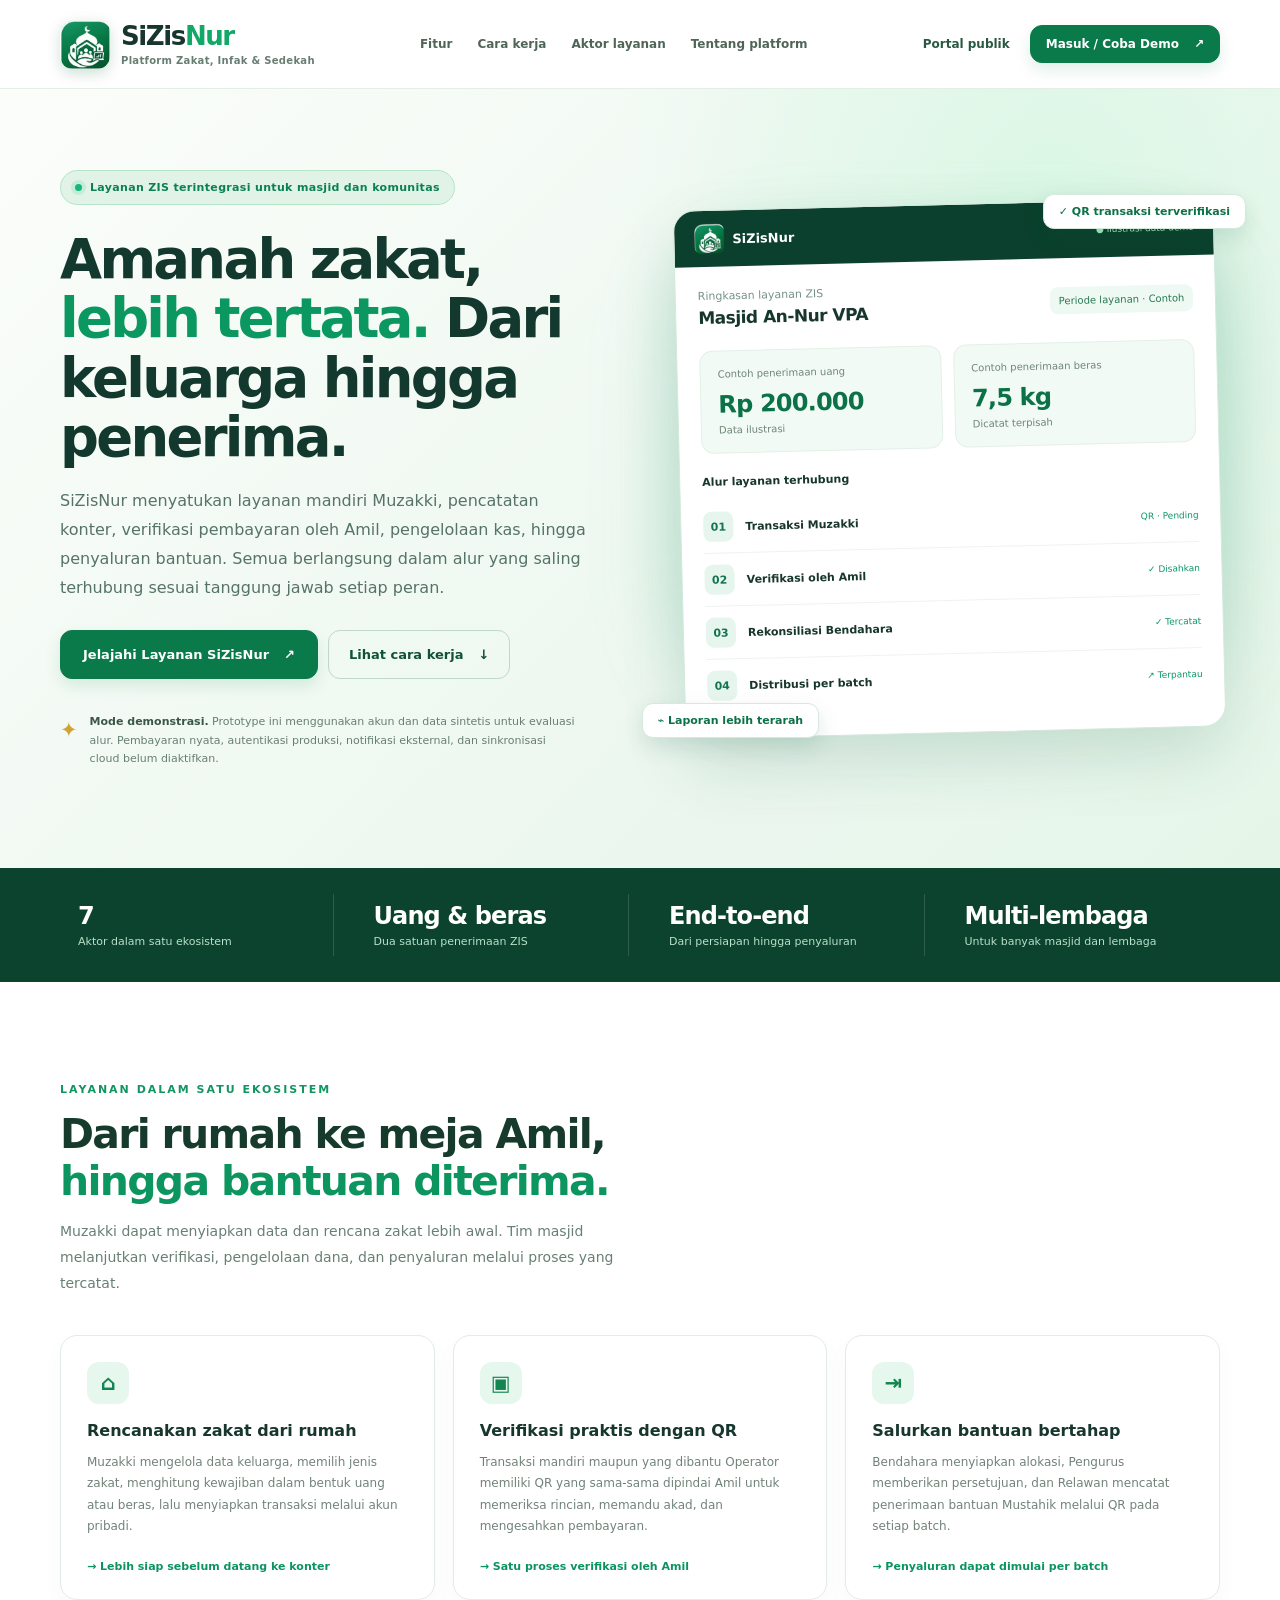
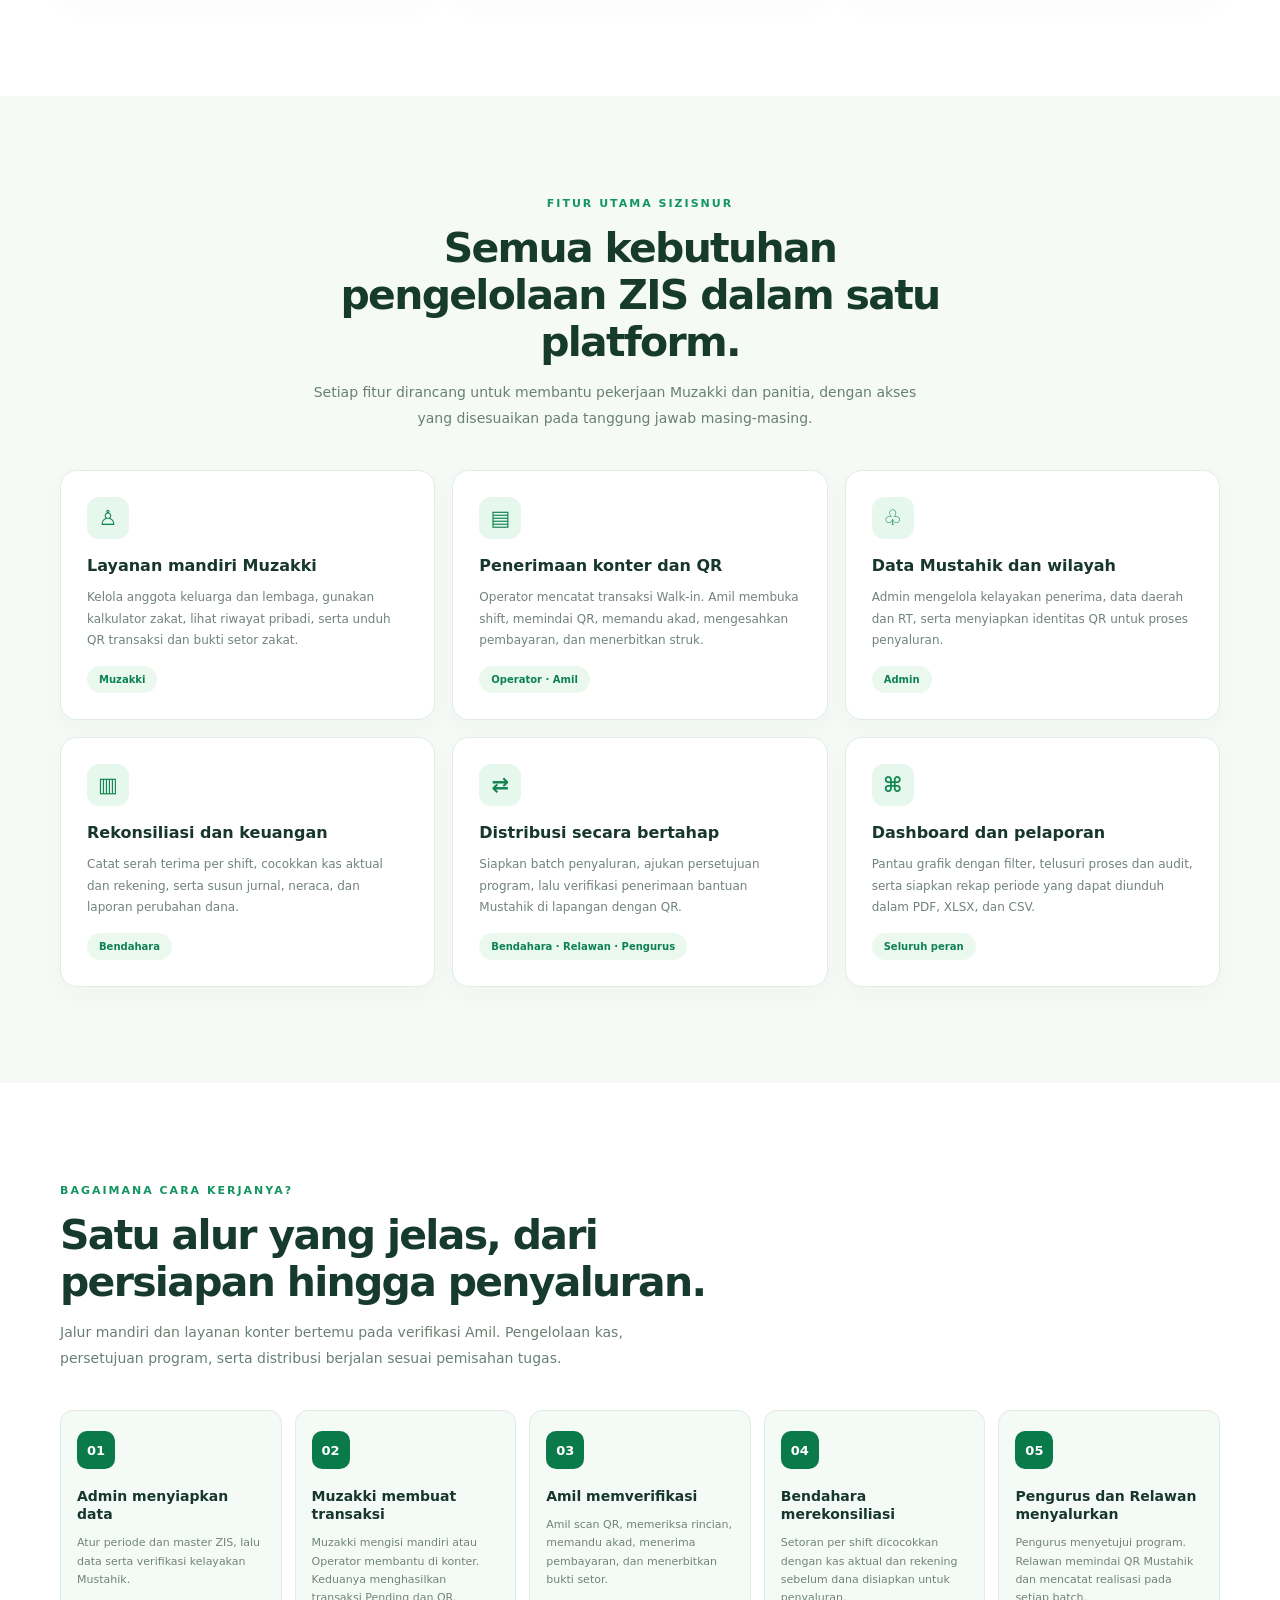
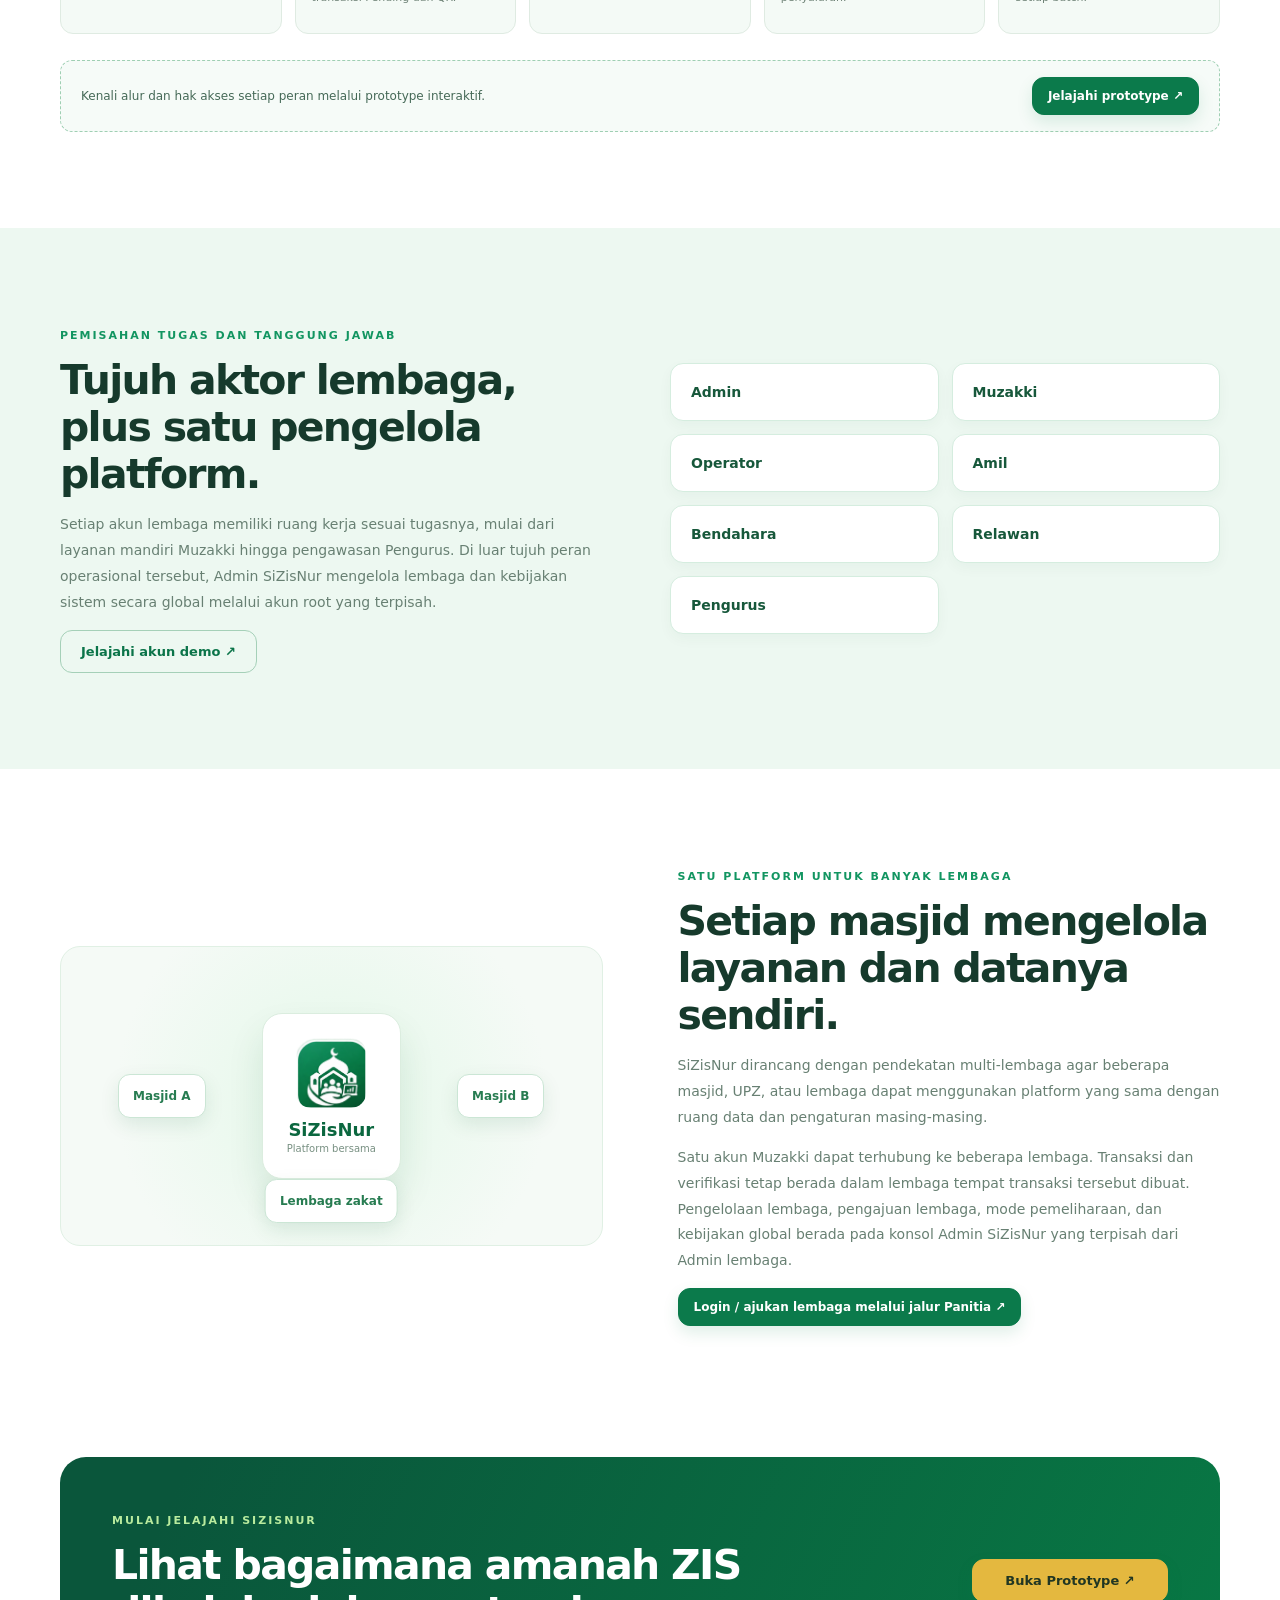
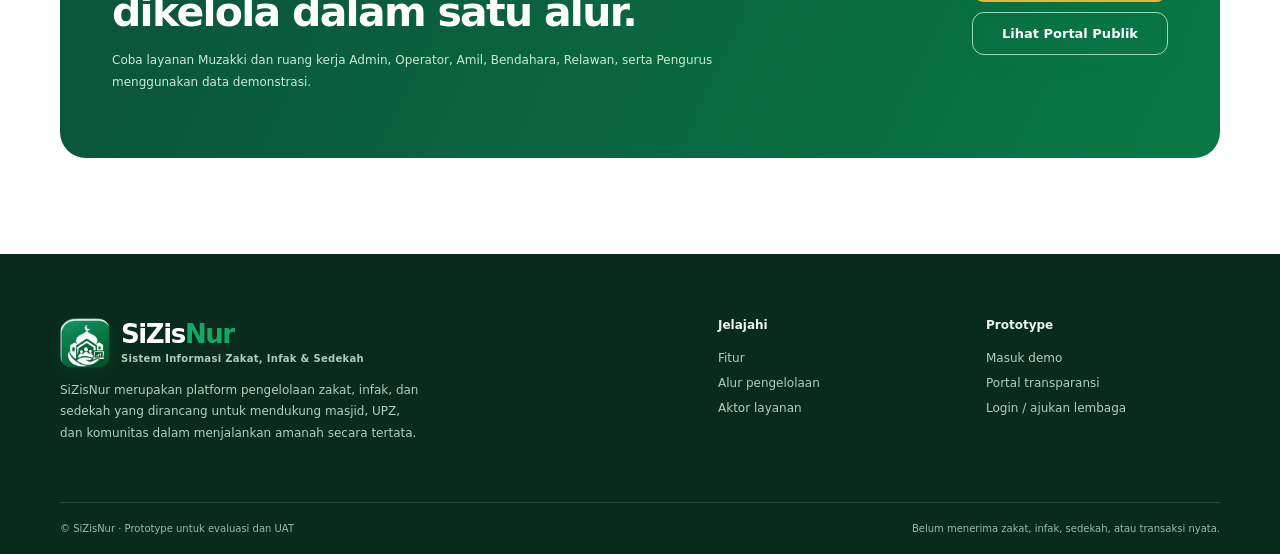
<file: index.html>
<!doctype html>
<html lang="id">
<head>
  <meta charset="utf-8">
  <meta name="viewport" content="width=device-width, initial-scale=1">
  <meta name="theme-color" content="#0b7a4b">
  <meta name="description" content="SiZisNur membantu layanan mandiri Muzakki, penerimaan ZIS, verifikasi QR, rekonsiliasi dan distribusi untuk masjid dan komunitas. Prototype simulasi, bukan layanan produksi.">
  <title>SiZisNur — Platform Pengelolaan Zakat, Infak & Sedekah</title>
  <link rel="manifest" href="manifest.webmanifest">
  <link rel="icon" href="assets/favicon.png" type="image/png">
  <link rel="stylesheet" href="css/style.css">
</head>
<body>
  <div id="app"></div>
  <div id="toast-host" aria-live="polite"></div>
  <script src="js/qrcode.js"></script>
  <script src="js/app.js"></script>
  <script src="js/revision-v5.js"></script>
  <script src="js/platform-admin.js"></script>
  <script src="js/public-portal.js"></script>
  <script src="js/prototype-settings.js"></script>
  <script src="js/authentication.js"></script>
  <script src="js/public-intake.js"></script>
</body>
</html>
</file>
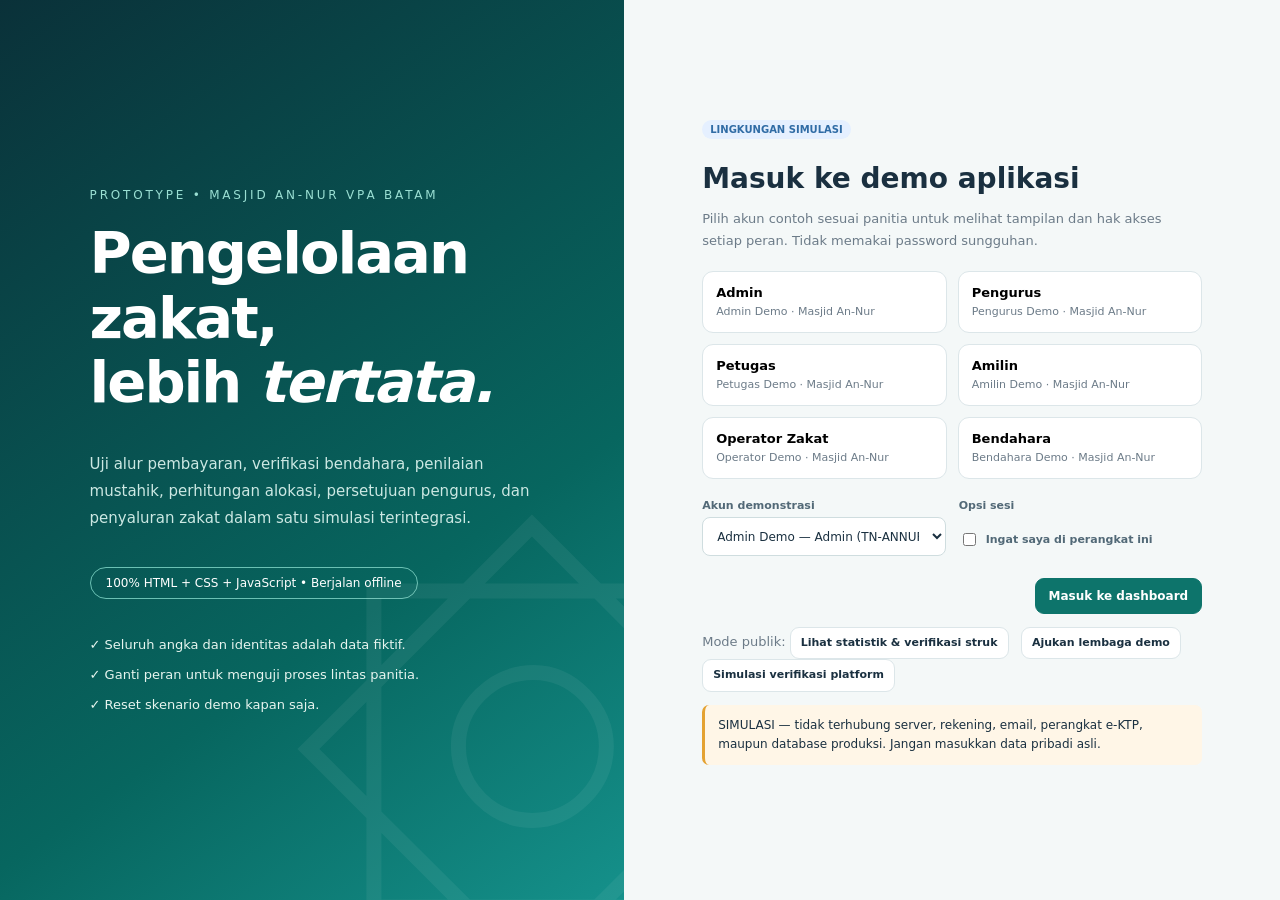
<file: Prototype_Zakat_Annur_Standalone.html>
<!doctype html>
<html lang="id">
<head>
  <meta charset="utf-8">
  <meta name="viewport" content="width=device-width, initial-scale=1">
  <meta name="theme-color" content="#0b776f">
  <meta name="description" content="Prototype interaktif administrasi zakat Masjid An-Nur VPA Batam. Simulasi lokal, bukan sistem produksi.">
  <title>AZIS — Prototype Administrasi Zakat</title>
  <style>
:root{font-family:Inter,"Segoe UI",system-ui,-apple-system,sans-serif;color:#1a3040;background:#f4f7f8;--main:#0d746b;--main-d:#095951;--main-w:#e7f5f1;--text:#1a3040;--muted:#6c7b88;--line:#dce6e9;--bg:#f4f7f8;--panel:#fff;--soft:#f0f5f6;--danger:#c54347;--warn:#a06a15;--shadow:0 8px 24px rgba(14,55,65,.05)}*{box-sizing:border-box}html{scroll-behavior:smooth}body{margin:0;min-height:100vh}button,input,select,textarea{font:inherit}button{cursor:pointer}button:disabled{cursor:not-allowed;opacity:.44}a{color:var(--main)}:focus-visible{outline:3px solid #4fcac0;outline-offset:2px}.shell{display:grid;grid-template-columns:255px minmax(0,1fr);min-height:100vh}.side{background:#0b2932;color:#d7e4e5;padding:22px 14px;position:sticky;top:0;height:100vh;display:flex;flex-direction:column;overflow:auto}.brand{display:flex;gap:12px;align-items:center;padding:5px 12px 24px}.brand-mark{background:#15a191;color:#fff;border-radius:14px;font-weight:800;font-size:20px;padding:11px}.brand b{display:block;letter-spacing:.3px;color:#fff;font-size:18px}.brand small{color:#a5c5c4;font-size:11px}.menu-label{font-size:10px;text-transform:uppercase;letter-spacing:1.4px;color:#759ba0;margin:14px 12px 6px}.nav-btn{display:flex;gap:12px;align-items:center;border:0;background:transparent;color:#b9ced0;width:100%;text-align:left;padding:10px 12px;border-radius:10px;font-size:13px}.nav-btn:hover,.nav-btn.active{background:#154850;color:#fff}.nav-btn.active{box-shadow:inset 3px 0 #40c5ab}.nav-btn .ic{font-size:17px;width:22px;text-align:center}.side-foot{margin-top:auto;border-top:1px solid #31515a;padding:16px 12px 3px;color:#9eb5ba;font-size:11px;line-height:1.6}.workspace{min-width:0}.topbar{background:var(--panel);border-bottom:1px solid var(--line);min-height:71px;display:flex;align-items:center;justify-content:space-between;gap:12px;padding:12px 30px;position:sticky;top:0;z-index:10}.crumb{color:var(--muted);font-size:12px}.topbar h1{margin:2px 0 0;font-size:19px;color:var(--text)}.top-actions{display:flex;align-items:center;gap:10px;flex-wrap:wrap}.userpill{border:1px solid var(--line);border-radius:30px;padding:6px 12px;background:var(--soft);font-size:12px;display:flex;gap:8px;align-items:center}.avatar{display:inline-grid;place-items:center;background:var(--main-w);color:var(--main);font-weight:800;border-radius:50%;width:29px;height:29px}.content{padding:30px;max-width:1550px;margin:auto}.page-head{display:flex;justify-content:space-between;align-items:flex-start;gap:16px;margin-bottom:22px;flex-wrap:wrap}.page-head h2{margin:0;font-size:25px;letter-spacing:-.5px}.page-head p{margin:6px 0 0;color:var(--muted);font-size:13px;max-width:760px;line-height:1.6}.actions{display:flex;gap:8px;align-items:center;flex-wrap:wrap}.btn{border:1px solid var(--line);border-radius:9px;background:var(--panel);color:var(--text);padding:9px 13px;font-size:12px;font-weight:700;display:inline-flex;align-items:center;gap:7px;justify-content:center;min-height:36px}.btn:hover{border-color:#55b6aa}.btn.primary{background:var(--main);border-color:var(--main);color:white}.btn.primary:hover{background:var(--main-d)}.btn.danger{color:var(--danger);border-color:#f1c5c5}.btn.ghost{background:transparent}.btn.sm{padding:6px 10px;min-height:29px;font-size:11px}.card{background:var(--panel);border:1px solid var(--line);border-radius:15px;padding:20px;box-shadow:var(--shadow);min-width:0}.cards{display:grid;grid-template-columns:repeat(4,minmax(0,1fr));gap:15px;margin-bottom:18px}.stat{padding:19px}.stat .top{display:flex;justify-content:space-between;color:var(--muted);font-size:12px;gap:10px}.stat strong{display:block;font-size:24px;letter-spacing:-.9px;margin:14px 0 5px}.stat small{color:var(--muted);font-size:11px}.stat .stat-icon{font-size:23px;background:var(--soft);padding:6px;border-radius:10px}.two-col{display:grid;grid-template-columns:1.25fr .85fr;gap:18px;margin-bottom:18px}.three-col{display:grid;grid-template-columns:repeat(3,minmax(0,1fr));gap:18px}.card h3{font-size:16px;margin:0 0 13px}.card h4{margin:0 0 10px;font-size:13px}.caption,.muted{color:var(--muted)}.caption{font-size:12px;line-height:1.6}.card-top{display:flex;justify-content:space-between;align-items:center;gap:12px;margin-bottom:14px}.card-top h3{margin:0}.tag{display:inline-flex;align-items:center;padding:4px 8px;border-radius:99px;font-size:10px;font-weight:750;white-space:nowrap;background:#e9edf0;color:#52616e}.tag.ok{background:#ddf3e9;color:#19704f}.tag.warn{background:#fff2d9;color:#88600d}.tag.bad{background:#fde9e9;color:#b54349}.tag.info{background:#e5f0ff;color:#306ca5}.table-wrap{overflow-x:auto;border:1px solid var(--line);border-radius:12px}table{width:100%;border-collapse:collapse;text-align:left;font-size:12px}th{background:var(--soft);color:#637581;font-weight:750;white-space:nowrap}th,td{padding:11px 12px;border-bottom:1px solid var(--line);vertical-align:middle}tr:last-child td{border-bottom:0}tr:hover td{background:rgba(29,142,132,.025)}.tiny{font-size:10px;color:var(--muted)}.mono{font-family:ui-monospace,Consolas,monospace}.num{font-variant-numeric:tabular-nums}.right{text-align:right}.grid-form{display:grid;grid-template-columns:repeat(2,minmax(0,1fr));gap:13px}.grid-form.cols3{grid-template-columns:repeat(3,minmax(0,1fr))}.field{display:flex;flex-direction:column;gap:5px;min-width:0}.field label{font-size:11px;color:#526977;font-weight:750}.field input,.field select,.field textarea,.search{width:100%;background:var(--panel);border:1px solid #cfdddf;border-radius:8px;padding:10px 10px;color:var(--text);font-size:12px;min-height:39px}.field textarea{resize:vertical;min-height:65px}.field input:focus,.field select:focus,.field textarea:focus{outline:2px solid #94dad1;border-color:#35aa9b}.field small{font-size:10px;color:var(--muted)}.field.full,.full{grid-column:1/-1}.form-actions{display:flex;justify-content:flex-end;gap:8px;margin-top:16px;flex-wrap:wrap}.alert{border-left:3px solid var(--main);border-radius:7px;background:var(--main-w);padding:11px 13px;font-size:12px;line-height:1.6;margin:10px 0 17px}.alert.warn{background:#fff6e7;border-color:#e4a232}.alert.danger{background:#fff0ef;border-color:#df6968}.alert.light{background:var(--soft);border-color:#90a6af}.mini-list{display:grid;gap:9px}.mini-item{display:flex;justify-content:space-between;gap:12px;align-items:center;border-bottom:1px solid var(--line);padding:10px 0;font-size:12px}.mini-item:last-child{border:0}.progress-track{height:9px;border-radius:20px;background:#d8e6e7;overflow:hidden;margin:8px 0}.progress-fill{height:100%;background:var(--main);border-radius:20px}.bar-row{display:flex;align-items:center;gap:9px;margin:14px 0}.bar-row label{font-size:11px;width:95px;color:var(--muted)}.bar{height:17px;flex:1;background:var(--soft);border-radius:4px;overflow:hidden}.bar i{display:block;background:#19a696;height:100%;border-radius:4px}.bar-row b{min-width:95px;text-align:right;font-size:11px}.chips{display:flex;gap:8px;flex-wrap:wrap}.chip{background:var(--soft);border:1px solid var(--line);padding:7px 10px;border-radius:30px;font-size:11px}.empty{text-align:center;color:var(--muted);padding:32px 14px;font-size:12px}.section-gap{margin-bottom:18px}.auth{min-height:100vh;display:grid;grid-template-columns:1fr 1.05fr;background:#f4f8f8}.auth-art{background:linear-gradient(145deg,#0a3139,#07665f 65%,#15918b);display:flex;justify-content:center;flex-direction:column;padding:clamp(30px,7vw,100px);color:#fff;position:relative;overflow:hidden}.auth-art:after{content:'۞';font-size:500px;position:absolute;bottom:-140px;right:-150px;opacity:.055}.auth-art .eyebrow{text-transform:uppercase;font-size:12px;letter-spacing:2.8px;color:#9adfd3}.auth-art h1{font-size:clamp(34px,4.5vw,65px);line-height:1.12;letter-spacing:-2px;margin:20px 0}.auth-art p{line-height:1.8;color:#cce8e3;font-size:15px;max-width:490px}.auth-art .pill{border:1px solid #6bc1b4;align-self:flex-start;border-radius:30px;padding:8px 15px;font-size:12px;margin-top:20px}.auth-main{display:flex;align-items:center;justify-content:center;padding:34px}.auth-box{max-width:500px;width:100%}.auth-box h2{font-size:28px;margin-bottom:8px}.auth-box>p{color:var(--muted);font-size:13px;line-height:1.65}.demo-roles{display:grid;grid-template-columns:repeat(2,minmax(0,1fr));gap:11px;margin:20px 0}.role-tile{padding:13px;text-align:left;background:white;border:1px solid var(--line);border-radius:11px}.role-tile:hover{border-color:var(--main);background:var(--main-w)}.role-tile b{display:block;font-size:13px}.role-tile small{color:var(--muted);font-size:11px}.tabs{display:flex;border-bottom:1px solid var(--line);gap:6px;margin-bottom:19px;overflow-x:auto}.tab{background:transparent;border:0;border-bottom:3px solid transparent;padding:10px 14px;font-weight:750;font-size:12px;color:var(--muted);white-space:nowrap}.tab.active{color:var(--main);border-color:var(--main)}.modal-backdrop{position:fixed;inset:0;background:#0b222cc7;display:flex;justify-content:center;align-items:center;z-index:50;padding:18px}.modal{background:var(--panel);border-radius:15px;padding:22px;width:100%;max-width:720px;max-height:91vh;overflow:auto;box-shadow:0 28px 80px #0004}.modal.large{max-width:1000px}.modal-head{display:flex;justify-content:space-between;align-items:center;margin-bottom:16px}.modal-head h3{margin:0}.close{border:0;background:var(--soft);border-radius:8px;padding:7px 10px;font-size:17px;color:var(--text)}.receipt{border:1px dashed #a7babc;border-radius:10px;padding:23px;max-width:360px;margin:auto;font-family:ui-monospace,Consolas,monospace;text-align:center;background:#fff;color:#172c36}.receipt h3{font-size:14px;margin:0 0 4px}.receipt p{font-size:10px;margin:4px}.receipt hr{border:0;border-top:1px dashed #8ea4ac;margin:12px 0}.receipt .line{display:flex;justify-content:space-between;gap:10px;text-align:left;margin:8px 0;font-size:11px}.qr-code{width:148px;height:148px;margin:12px auto;display:block;image-rendering:pixelated}.receipt-grid{display:grid;grid-template-columns:1fr 1fr;gap:20px}.mobile-menu{display:none}.notice{position:fixed;bottom:20px;right:20px;z-index:80;background:#152f38;color:#fff;border-radius:11px;padding:13px 18px;box-shadow:0 12px 28px #0003;font-size:12px;max-width:360px}.notice.error{background:#a03d3d}.steps{display:grid;grid-template-columns:repeat(5,1fr);gap:8px;margin:16px 0}.step{font-size:10px;background:var(--soft);border:1px solid var(--line);border-radius:9px;padding:10px 8px;text-align:center}.step strong{font-size:18px;color:var(--main);display:block}.hero{background:linear-gradient(115deg,#0c4f50,#0d8b78);color:white;padding:24px;border-radius:16px;margin-bottom:20px;display:flex;justify-content:space-between;align-items:center;gap:20px}.hero h2{margin:0 0 8px}.hero p{margin:0;color:#d7f2ed;font-size:12px;line-height:1.65}.hero .btn{background:white;color:#125e56;border:0}.kbd{font-family:monospace;font-size:11px;background:var(--soft);padding:3px 6px;border-radius:4px}.line-items{display:grid;gap:8px}.line-row{display:grid;grid-template-columns:1fr 1fr 1fr auto;gap:8px;align-items:end;background:var(--soft);padding:10px;border-radius:9px}.check{display:flex;gap:7px;align-items:center;font-size:12px}.check input{width:auto}.callout-number{font-size:30px;font-weight:850;color:var(--main)}.logo-circle{background:var(--main-w);color:var(--main);border-radius:50%;height:62px;width:62px;display:grid;place-items:center;font-size:26px}.public-top{display:flex;justify-content:space-between;align-items:center;background:var(--panel);padding:14px 35px;border-bottom:1px solid var(--line)}.public-body{max-width:1100px;margin:28px auto;padding:0 20px}.audit-msg{font-size:12px;color:var(--muted);padding:6px 0}.kbd-btn{border:1px solid var(--line);border-radius:7px;font-size:11px;padding:7px;background:transparent}.login-hero-list{margin-top:38px;display:grid;gap:15px;color:#e7f5ef;font-size:13px}.login-hero-list div{display:flex;gap:10px}.app-footer{text-align:center;color:var(--muted);font-size:11px;padding:22px}.status-dot{display:inline-block;height:8px;width:8px;border-radius:50%;background:#1dac7f;margin-right:4px}body.dark{--text:#e4eff0;--muted:#9eb6bc;--line:#344d56;--bg:#0b1f28;--panel:#142d37;--soft:#203943;--main-w:#153f3f;--shadow:0 8px 20px #0002;background:var(--bg);color:var(--text)}body.dark .field input,body.dark .field select,body.dark .field textarea{background:#122a33;color:var(--text);border-color:#44606b}body.dark th{color:#b6cbce}body.dark .receipt{background:white;color:#172c36}body.dark .role-tile{background:var(--panel);color:var(--text)}body.dark .auth{background:var(--bg)}body.dark .hero .btn{color:#125e56}body.dark .side{background:#051821}@media(max-width:1140px){.cards{grid-template-columns:repeat(2,minmax(0,1fr))}.two-col{grid-template-columns:1fr}.three-col{grid-template-columns:1fr 1fr}.topbar{padding:12px 20px}.content{padding:20px}}@media(max-width:760px){.shell{grid-template-columns:1fr}.side{position:fixed;left:0;top:0;bottom:0;width:255px;z-index:30;transform:translateX(-105%);transition:transform .2s}.side.open{transform:translateX(0)}.mobile-menu{display:inline-flex}.topbar{padding:10px 14px}.content{padding:15px}.topbar h1{font-size:15px}.top-actions .userpill{display:none}.cards{grid-template-columns:1fr 1fr;gap:9px}.stat{padding:13px}.stat strong{font-size:19px}.three-col{grid-template-columns:1fr}.grid-form,.grid-form.cols3{grid-template-columns:1fr}.line-row{grid-template-columns:1fr 1fr}.auth{grid-template-columns:1fr}.auth-art{padding:26px;min-height:220px}.auth-art h1{font-size:31px;margin:10px 0}.auth-art p{font-size:12px}.auth-art .login-hero-list{display:none}.auth-main{padding:22px}.receipt-grid{grid-template-columns:1fr}.steps{grid-template-columns:1fr 1fr}.hero{flex-direction:column;align-items:flex-start}.page-head h2{font-size:21px}.modal{padding:16px}}@media(max-width:430px){.cards{grid-template-columns:1fr}.demo-roles{grid-template-columns:1fr 1fr}.top-actions select{max-width:104px}}

</style>
</head>
<body>
  <div id="app"></div>
  <div id="toast-host" aria-live="polite"></div>
  <script>
/* Offline QR generator — Kazuhiko Arase QRCode for JavaScript (MIT); adapted from npm qrcode-terminal vendor. Source license credited in docs/THIRD_PARTY.md. */
(function(){"use strict";const modules=Object.create(null), cache=Object.create(null);function req(n){n=n.replace("./","");if(!cache[n]){const m={exports:{}};cache[n]=m;modules[n](m, m.exports, req)}return cache[n].exports;}
modules['QR8bitByte']=function(module,exports,require){
var QRMode = require('./QRMode');

function QR8bitByte(data) {
	this.mode = QRMode.MODE_8BIT_BYTE;
	this.data = data;
}

QR8bitByte.prototype = {

	getLength : function() {
		return this.data.length;
	},
	
	write : function(buffer) {
		for (var i = 0; i < this.data.length; i++) {
			// not JIS ...
			buffer.put(this.data.charCodeAt(i), 8);
		}
	}
};

module.exports = QR8bitByte;

};
modules['QRBitBuffer']=function(module,exports,require){
function QRBitBuffer() {
	this.buffer = [];
	this.length = 0;
}

QRBitBuffer.prototype = {

	get : function(index) {
		var bufIndex = Math.floor(index / 8);
		return ( (this.buffer[bufIndex] >>> (7 - index % 8) ) & 1) == 1;
	},
	
	put : function(num, length) {
		for (var i = 0; i < length; i++) {
			this.putBit( ( (num >>> (length - i - 1) ) & 1) == 1);
		}
	},
	
	getLengthInBits : function() {
		return this.length;
	},
	
	putBit : function(bit) {
	
		var bufIndex = Math.floor(this.length / 8);
		if (this.buffer.length <= bufIndex) {
			this.buffer.push(0);
		}
	
		if (bit) {
			this.buffer[bufIndex] |= (0x80 >>> (this.length % 8) );
		}
	
		this.length++;
	}
};

module.exports = QRBitBuffer;

};
modules['QRErrorCorrectLevel']=function(module,exports,require){
module.exports = {
	L : 1,
	M : 0,
	Q : 3,
	H : 2
};


};
modules['QRMaskPattern']=function(module,exports,require){
module.exports = {
	PATTERN000 : 0,
	PATTERN001 : 1,
	PATTERN010 : 2,
	PATTERN011 : 3,
	PATTERN100 : 4,
	PATTERN101 : 5,
	PATTERN110 : 6,
	PATTERN111 : 7
};

};
modules['QRMath']=function(module,exports,require){
var QRMath = {

	glog : function(n) {
	
		if (n < 1) {
			throw new Error("glog(" + n + ")");
		}
		
		return QRMath.LOG_TABLE[n];
	},
	
	gexp : function(n) {
	
		while (n < 0) {
			n += 255;
		}
	
		while (n >= 256) {
			n -= 255;
		}
	
		return QRMath.EXP_TABLE[n];
	},
	
	EXP_TABLE : new Array(256),
	
	LOG_TABLE : new Array(256)

};
	
for (var i = 0; i < 8; i++) {
	QRMath.EXP_TABLE[i] = 1 << i;
}
for (var i = 8; i < 256; i++) {
	QRMath.EXP_TABLE[i] = QRMath.EXP_TABLE[i - 4]
		^ QRMath.EXP_TABLE[i - 5]
		^ QRMath.EXP_TABLE[i - 6]
		^ QRMath.EXP_TABLE[i - 8];
}
for (var i = 0; i < 255; i++) {
	QRMath.LOG_TABLE[QRMath.EXP_TABLE[i] ] = i;
}

module.exports = QRMath;

};
modules['QRMode']=function(module,exports,require){
module.exports = {
    MODE_NUMBER :       1 << 0,
    MODE_ALPHA_NUM :    1 << 1,
    MODE_8BIT_BYTE :    1 << 2,
    MODE_KANJI :        1 << 3
};

};
modules['QRPolynomial']=function(module,exports,require){
var QRMath = require('./QRMath');

function QRPolynomial(num, shift) {
	if (num.length === undefined) {
		throw new Error(num.length + "/" + shift);
	}

	var offset = 0;

	while (offset < num.length && num[offset] === 0) {
		offset++;
	}

	this.num = new Array(num.length - offset + shift);
	for (var i = 0; i < num.length - offset; i++) {
		this.num[i] = num[i + offset];
	}
}

QRPolynomial.prototype = {

	get : function(index) {
		return this.num[index];
	},
	
	getLength : function() {
		return this.num.length;
	},
	
	multiply : function(e) {
	
		var num = new Array(this.getLength() + e.getLength() - 1);
	
		for (var i = 0; i < this.getLength(); i++) {
			for (var j = 0; j < e.getLength(); j++) {
				num[i + j] ^= QRMath.gexp(QRMath.glog(this.get(i) ) + QRMath.glog(e.get(j) ) );
			}
		}
	
		return new QRPolynomial(num, 0);
	},
	
	mod : function(e) {
	
		if (this.getLength() - e.getLength() < 0) {
			return this;
		}
	
		var ratio = QRMath.glog(this.get(0) ) - QRMath.glog(e.get(0) );
	
		var num = new Array(this.getLength() );
		
		for (var i = 0; i < this.getLength(); i++) {
			num[i] = this.get(i);
		}
		
		for (var x = 0; x < e.getLength(); x++) {
			num[x] ^= QRMath.gexp(QRMath.glog(e.get(x) ) + ratio);
		}
	
		// recursive call
		return new QRPolynomial(num, 0).mod(e);
	}
};

module.exports = QRPolynomial;

};
modules['QRRSBlock']=function(module,exports,require){
var QRErrorCorrectLevel = require('./QRErrorCorrectLevel');

function QRRSBlock(totalCount, dataCount) {
	this.totalCount = totalCount;
	this.dataCount  = dataCount;
}

QRRSBlock.RS_BLOCK_TABLE = [

	// L
	// M
	// Q
	// H

	// 1
	[1, 26, 19],
	[1, 26, 16],
	[1, 26, 13],
	[1, 26, 9],
	
	// 2
	[1, 44, 34],
	[1, 44, 28],
	[1, 44, 22],
	[1, 44, 16],

	// 3
	[1, 70, 55],
	[1, 70, 44],
	[2, 35, 17],
	[2, 35, 13],

	// 4		
	[1, 100, 80],
	[2, 50, 32],
	[2, 50, 24],
	[4, 25, 9],
	
	// 5
	[1, 134, 108],
	[2, 67, 43],
	[2, 33, 15, 2, 34, 16],
	[2, 33, 11, 2, 34, 12],
	
	// 6
	[2, 86, 68],
	[4, 43, 27],
	[4, 43, 19],
	[4, 43, 15],
	
	// 7		
	[2, 98, 78],
	[4, 49, 31],
	[2, 32, 14, 4, 33, 15],
	[4, 39, 13, 1, 40, 14],
	
	// 8
	[2, 121, 97],
	[2, 60, 38, 2, 61, 39],
	[4, 40, 18, 2, 41, 19],
	[4, 40, 14, 2, 41, 15],
	
	// 9
	[2, 146, 116],
	[3, 58, 36, 2, 59, 37],
	[4, 36, 16, 4, 37, 17],
	[4, 36, 12, 4, 37, 13],
	
	// 10		
	[2, 86, 68, 2, 87, 69],
	[4, 69, 43, 1, 70, 44],
	[6, 43, 19, 2, 44, 20],
	[6, 43, 15, 2, 44, 16],

	// 11
	[4, 101, 81],
	[1, 80, 50, 4, 81, 51],
	[4, 50, 22, 4, 51, 23],
	[3, 36, 12, 8, 37, 13],

	// 12
	[2, 116, 92, 2, 117, 93],
	[6, 58, 36, 2, 59, 37],
	[4, 46, 20, 6, 47, 21],
	[7, 42, 14, 4, 43, 15],

	// 13
	[4, 133, 107],
	[8, 59, 37, 1, 60, 38],
	[8, 44, 20, 4, 45, 21],
	[12, 33, 11, 4, 34, 12],

	// 14
	[3, 145, 115, 1, 146, 116],
	[4, 64, 40, 5, 65, 41],
	[11, 36, 16, 5, 37, 17],
	[11, 36, 12, 5, 37, 13],

	// 15
	[5, 109, 87, 1, 110, 88],
	[5, 65, 41, 5, 66, 42],
	[5, 54, 24, 7, 55, 25],
	[11, 36, 12],

	// 16
	[5, 122, 98, 1, 123, 99],
	[7, 73, 45, 3, 74, 46],
	[15, 43, 19, 2, 44, 20],
	[3, 45, 15, 13, 46, 16],

	// 17
	[1, 135, 107, 5, 136, 108],
	[10, 74, 46, 1, 75, 47],
	[1, 50, 22, 15, 51, 23],
	[2, 42, 14, 17, 43, 15],

	// 18
	[5, 150, 120, 1, 151, 121],
	[9, 69, 43, 4, 70, 44],
	[17, 50, 22, 1, 51, 23],
	[2, 42, 14, 19, 43, 15],

	// 19
	[3, 141, 113, 4, 142, 114],
	[3, 70, 44, 11, 71, 45],
	[17, 47, 21, 4, 48, 22],
	[9, 39, 13, 16, 40, 14],

	// 20
	[3, 135, 107, 5, 136, 108],
	[3, 67, 41, 13, 68, 42],
	[15, 54, 24, 5, 55, 25],
	[15, 43, 15, 10, 44, 16],

	// 21
	[4, 144, 116, 4, 145, 117],
	[17, 68, 42],
	[17, 50, 22, 6, 51, 23],
	[19, 46, 16, 6, 47, 17],

	// 22
	[2, 139, 111, 7, 140, 112],
	[17, 74, 46],
	[7, 54, 24, 16, 55, 25],
	[34, 37, 13],

	// 23
	[4, 151, 121, 5, 152, 122],
	[4, 75, 47, 14, 76, 48],
	[11, 54, 24, 14, 55, 25],
	[16, 45, 15, 14, 46, 16],

	// 24
	[6, 147, 117, 4, 148, 118],
	[6, 73, 45, 14, 74, 46],
	[11, 54, 24, 16, 55, 25],
	[30, 46, 16, 2, 47, 17],

	// 25
	[8, 132, 106, 4, 133, 107],
	[8, 75, 47, 13, 76, 48],
	[7, 54, 24, 22, 55, 25],
	[22, 45, 15, 13, 46, 16],

	// 26
	[10, 142, 114, 2, 143, 115],
	[19, 74, 46, 4, 75, 47],
	[28, 50, 22, 6, 51, 23],
	[33, 46, 16, 4, 47, 17],

	// 27
	[8, 152, 122, 4, 153, 123],
	[22, 73, 45, 3, 74, 46],
	[8, 53, 23, 26, 54, 24],
	[12, 45, 15, 28, 46, 16],

	// 28
	[3, 147, 117, 10, 148, 118],
	[3, 73, 45, 23, 74, 46],
	[4, 54, 24, 31, 55, 25],
	[11, 45, 15, 31, 46, 16],

	// 29
	[7, 146, 116, 7, 147, 117],
	[21, 73, 45, 7, 74, 46],
	[1, 53, 23, 37, 54, 24],
	[19, 45, 15, 26, 46, 16],

	// 30
	[5, 145, 115, 10, 146, 116],
	[19, 75, 47, 10, 76, 48],
	[15, 54, 24, 25, 55, 25],
	[23, 45, 15, 25, 46, 16],

	// 31
	[13, 145, 115, 3, 146, 116],
	[2, 74, 46, 29, 75, 47],
	[42, 54, 24, 1, 55, 25],
	[23, 45, 15, 28, 46, 16],

	// 32
	[17, 145, 115],
	[10, 74, 46, 23, 75, 47],
	[10, 54, 24, 35, 55, 25],
	[19, 45, 15, 35, 46, 16],

	// 33
	[17, 145, 115, 1, 146, 116],
	[14, 74, 46, 21, 75, 47],
	[29, 54, 24, 19, 55, 25],
	[11, 45, 15, 46, 46, 16],

	// 34
	[13, 145, 115, 6, 146, 116],
	[14, 74, 46, 23, 75, 47],
	[44, 54, 24, 7, 55, 25],
	[59, 46, 16, 1, 47, 17],

	// 35
	[12, 151, 121, 7, 152, 122],
	[12, 75, 47, 26, 76, 48],
	[39, 54, 24, 14, 55, 25],
	[22, 45, 15, 41, 46, 16],

	// 36
	[6, 151, 121, 14, 152, 122],
	[6, 75, 47, 34, 76, 48],
	[46, 54, 24, 10, 55, 25],
	[2, 45, 15, 64, 46, 16],

	// 37
	[17, 152, 122, 4, 153, 123],
	[29, 74, 46, 14, 75, 47],
	[49, 54, 24, 10, 55, 25],
	[24, 45, 15, 46, 46, 16],

	// 38
	[4, 152, 122, 18, 153, 123],
	[13, 74, 46, 32, 75, 47],
	[48, 54, 24, 14, 55, 25],
	[42, 45, 15, 32, 46, 16],

	// 39
	[20, 147, 117, 4, 148, 118],
	[40, 75, 47, 7, 76, 48],
	[43, 54, 24, 22, 55, 25],
	[10, 45, 15, 67, 46, 16],

	// 40
	[19, 148, 118, 6, 149, 119],
	[18, 75, 47, 31, 76, 48],
	[34, 54, 24, 34, 55, 25],
	[20, 45, 15, 61, 46, 16]
];

QRRSBlock.getRSBlocks = function(typeNumber, errorCorrectLevel) {
	
	var rsBlock = QRRSBlock.getRsBlockTable(typeNumber, errorCorrectLevel);
	
	if (rsBlock === undefined) {
		throw new Error("bad rs block @ typeNumber:" + typeNumber + "/errorCorrectLevel:" + errorCorrectLevel);
	}

	var length = rsBlock.length / 3;
	
	var list = [];
	
	for (var i = 0; i < length; i++) {

		var count = rsBlock[i * 3 + 0];
		var totalCount = rsBlock[i * 3 + 1];
		var dataCount  = rsBlock[i * 3 + 2];

		for (var j = 0; j < count; j++) {
			list.push(new QRRSBlock(totalCount, dataCount) );	
		}
	}
	
	return list;
};

QRRSBlock.getRsBlockTable = function(typeNumber, errorCorrectLevel) {

	switch(errorCorrectLevel) {
	case QRErrorCorrectLevel.L :
		return QRRSBlock.RS_BLOCK_TABLE[(typeNumber - 1) * 4 + 0];
	case QRErrorCorrectLevel.M :
		return QRRSBlock.RS_BLOCK_TABLE[(typeNumber - 1) * 4 + 1];
	case QRErrorCorrectLevel.Q :
		return QRRSBlock.RS_BLOCK_TABLE[(typeNumber - 1) * 4 + 2];
	case QRErrorCorrectLevel.H :
		return QRRSBlock.RS_BLOCK_TABLE[(typeNumber - 1) * 4 + 3];
	default :
		return undefined;
	}
};

module.exports = QRRSBlock;

};
modules['QRUtil']=function(module,exports,require){
var QRMode = require('./QRMode');
var QRPolynomial = require('./QRPolynomial');
var QRMath = require('./QRMath');
var QRMaskPattern = require('./QRMaskPattern');

var QRUtil = {

    PATTERN_POSITION_TABLE : [
        [],
        [6, 18],
        [6, 22],
        [6, 26],
        [6, 30],
        [6, 34],
        [6, 22, 38],
        [6, 24, 42],
        [6, 26, 46],
        [6, 28, 50],
        [6, 30, 54],        
        [6, 32, 58],
        [6, 34, 62],
        [6, 26, 46, 66],
        [6, 26, 48, 70],
        [6, 26, 50, 74],
        [6, 30, 54, 78],
        [6, 30, 56, 82],
        [6, 30, 58, 86],
        [6, 34, 62, 90],
        [6, 28, 50, 72, 94],
        [6, 26, 50, 74, 98],
        [6, 30, 54, 78, 102],
        [6, 28, 54, 80, 106],
        [6, 32, 58, 84, 110],
        [6, 30, 58, 86, 114],
        [6, 34, 62, 90, 118],
        [6, 26, 50, 74, 98, 122],
        [6, 30, 54, 78, 102, 126],
        [6, 26, 52, 78, 104, 130],
        [6, 30, 56, 82, 108, 134],
        [6, 34, 60, 86, 112, 138],
        [6, 30, 58, 86, 114, 142],
        [6, 34, 62, 90, 118, 146],
        [6, 30, 54, 78, 102, 126, 150],
        [6, 24, 50, 76, 102, 128, 154],
        [6, 28, 54, 80, 106, 132, 158],
        [6, 32, 58, 84, 110, 136, 162],
        [6, 26, 54, 82, 110, 138, 166],
        [6, 30, 58, 86, 114, 142, 170]
    ],

    G15 : (1 << 10) | (1 << 8) | (1 << 5) | (1 << 4) | (1 << 2) | (1 << 1) | (1 << 0),
    G18 : (1 << 12) | (1 << 11) | (1 << 10) | (1 << 9) | (1 << 8) | (1 << 5) | (1 << 2) | (1 << 0),
    G15_MASK : (1 << 14) | (1 << 12) | (1 << 10)    | (1 << 4) | (1 << 1),

    getBCHTypeInfo : function(data) {
        var d = data << 10;
        while (QRUtil.getBCHDigit(d) - QRUtil.getBCHDigit(QRUtil.G15) >= 0) {
            d ^= (QRUtil.G15 << (QRUtil.getBCHDigit(d) - QRUtil.getBCHDigit(QRUtil.G15) ) );    
        }
        return ( (data << 10) | d) ^ QRUtil.G15_MASK;
    },

    getBCHTypeNumber : function(data) {
        var d = data << 12;
        while (QRUtil.getBCHDigit(d) - QRUtil.getBCHDigit(QRUtil.G18) >= 0) {
            d ^= (QRUtil.G18 << (QRUtil.getBCHDigit(d) - QRUtil.getBCHDigit(QRUtil.G18) ) );    
        }
        return (data << 12) | d;
    },

    getBCHDigit : function(data) {

        var digit = 0;

        while (data !== 0) {
            digit++;
            data >>>= 1;
        }

        return digit;
    },

    getPatternPosition : function(typeNumber) {
        return QRUtil.PATTERN_POSITION_TABLE[typeNumber - 1];
    },

    getMask : function(maskPattern, i, j) {
        
        switch (maskPattern) {
            
        case QRMaskPattern.PATTERN000 : return (i + j) % 2 === 0;
        case QRMaskPattern.PATTERN001 : return i % 2 === 0;
        case QRMaskPattern.PATTERN010 : return j % 3 === 0;
        case QRMaskPattern.PATTERN011 : return (i + j) % 3 === 0;
        case QRMaskPattern.PATTERN100 : return (Math.floor(i / 2) + Math.floor(j / 3) ) % 2 === 0;
        case QRMaskPattern.PATTERN101 : return (i * j) % 2 + (i * j) % 3 === 0;
        case QRMaskPattern.PATTERN110 : return ( (i * j) % 2 + (i * j) % 3) % 2 === 0;
        case QRMaskPattern.PATTERN111 : return ( (i * j) % 3 + (i + j) % 2) % 2 === 0;

        default :
            throw new Error("bad maskPattern:" + maskPattern);
        }
    },

    getErrorCorrectPolynomial : function(errorCorrectLength) {

        var a = new QRPolynomial([1], 0);

        for (var i = 0; i < errorCorrectLength; i++) {
            a = a.multiply(new QRPolynomial([1, QRMath.gexp(i)], 0) );
        }

        return a;
    },

    getLengthInBits : function(mode, type) {

        if (1 <= type && type < 10) {

            // 1 - 9

            switch(mode) {
            case QRMode.MODE_NUMBER     : return 10;
            case QRMode.MODE_ALPHA_NUM  : return 9;
            case QRMode.MODE_8BIT_BYTE  : return 8;
            case QRMode.MODE_KANJI      : return 8;
            default :
                throw new Error("mode:" + mode);
            }

        } else if (type < 27) {

            // 10 - 26

            switch(mode) {
            case QRMode.MODE_NUMBER     : return 12;
            case QRMode.MODE_ALPHA_NUM  : return 11;
            case QRMode.MODE_8BIT_BYTE  : return 16;
            case QRMode.MODE_KANJI      : return 10;
            default :
                throw new Error("mode:" + mode);
            }

        } else if (type < 41) {

            // 27 - 40

            switch(mode) {
            case QRMode.MODE_NUMBER     : return 14;
            case QRMode.MODE_ALPHA_NUM  : return 13;
            case QRMode.MODE_8BIT_BYTE  : return 16;
            case QRMode.MODE_KANJI      : return 12;
            default :
                throw new Error("mode:" + mode);
            }

        } else {
            throw new Error("type:" + type);
        }
    },

    getLostPoint : function(qrCode) {
        
        var moduleCount = qrCode.getModuleCount();
        var lostPoint = 0;
        var row = 0; 
        var col = 0;

        
        // LEVEL1
        
        for (row = 0; row < moduleCount; row++) {

            for (col = 0; col < moduleCount; col++) {

                var sameCount = 0;
                var dark = qrCode.isDark(row, col);

                for (var r = -1; r <= 1; r++) {

                    if (row + r < 0 || moduleCount <= row + r) {
                        continue;
                    }

                    for (var c = -1; c <= 1; c++) {

                        if (col + c < 0 || moduleCount <= col + c) {
                            continue;
                        }

                        if (r === 0 && c === 0) {
                            continue;
                        }

                        if (dark === qrCode.isDark(row + r, col + c) ) {
                            sameCount++;
                        }
                    }
                }

                if (sameCount > 5) {
                    lostPoint += (3 + sameCount - 5);
                }
            }
        }

        // LEVEL2

        for (row = 0; row < moduleCount - 1; row++) {
            for (col = 0; col < moduleCount - 1; col++) {
                var count = 0;
                if (qrCode.isDark(row,     col    ) ) count++;
                if (qrCode.isDark(row + 1, col    ) ) count++;
                if (qrCode.isDark(row,     col + 1) ) count++;
                if (qrCode.isDark(row + 1, col + 1) ) count++;
                if (count === 0 || count === 4) {
                    lostPoint += 3;
                }
            }
        }

        // LEVEL3

        for (row = 0; row < moduleCount; row++) {
            for (col = 0; col < moduleCount - 6; col++) {
                if (qrCode.isDark(row, col) && 
                        !qrCode.isDark(row, col + 1) && 
                         qrCode.isDark(row, col + 2) && 
                         qrCode.isDark(row, col + 3) && 
                         qrCode.isDark(row, col + 4) && 
                        !qrCode.isDark(row, col + 5) && 
                         qrCode.isDark(row, col + 6) ) {
                    lostPoint += 40;
                }
            }
        }

        for (col = 0; col < moduleCount; col++) {
            for (row = 0; row < moduleCount - 6; row++) {
                if (qrCode.isDark(row, col) &&
                        !qrCode.isDark(row + 1, col) &&
                         qrCode.isDark(row + 2, col) &&
                         qrCode.isDark(row + 3, col) &&
                         qrCode.isDark(row + 4, col) &&
                        !qrCode.isDark(row + 5, col) &&
                         qrCode.isDark(row + 6, col) ) {
                    lostPoint += 40;
                }
            }
        }

        // LEVEL4
        
        var darkCount = 0;

        for (col = 0; col < moduleCount; col++) {
            for (row = 0; row < moduleCount; row++) {
                if (qrCode.isDark(row, col) ) {
                    darkCount++;
                }
            }
        }
        
        var ratio = Math.abs(100 * darkCount / moduleCount / moduleCount - 50) / 5;
        lostPoint += ratio * 10;

        return lostPoint;       
    }

};

module.exports = QRUtil;

};
modules['index']=function(module,exports,require){
//---------------------------------------------------------------------
// QRCode for JavaScript
//
// Copyright (c) 2009 Kazuhiko Arase
//
// URL: http://www.d-project.com/
//
// Licensed under the MIT license:
//   http://www.opensource.org/licenses/mit-license.php
//
// The word "QR Code" is registered trademark of 
// DENSO WAVE INCORPORATED
//   http://www.denso-wave.com/qrcode/faqpatent-e.html
//
//---------------------------------------------------------------------
// Modified to work in node for this project (and some refactoring)
//---------------------------------------------------------------------

var QR8bitByte = require('./QR8bitByte');
var QRUtil = require('./QRUtil');
var QRPolynomial = require('./QRPolynomial');
var QRRSBlock = require('./QRRSBlock');
var QRBitBuffer = require('./QRBitBuffer');

function QRCode(typeNumber, errorCorrectLevel) {
	this.typeNumber = typeNumber;
	this.errorCorrectLevel = errorCorrectLevel;
	this.modules = null;
	this.moduleCount = 0;
	this.dataCache = null;
	this.dataList = [];
}

QRCode.prototype = {
	
	addData : function(data) {
		var newData = new QR8bitByte(data);
		this.dataList.push(newData);
		this.dataCache = null;
	},
	
	isDark : function(row, col) {
		if (row < 0 || this.moduleCount <= row || col < 0 || this.moduleCount <= col) {
			throw new Error(row + "," + col);
		}
		return this.modules[row][col];
	},

	getModuleCount : function() {
		return this.moduleCount;
	},
	
	make : function() {
		// Calculate automatically typeNumber if provided is < 1
		if (this.typeNumber < 1 ){
			var typeNumber = 1;
			for (typeNumber = 1; typeNumber < 40; typeNumber++) {
				var rsBlocks = QRRSBlock.getRSBlocks(typeNumber, this.errorCorrectLevel);

				var buffer = new QRBitBuffer();
				var totalDataCount = 0;
				for (var i = 0; i < rsBlocks.length; i++) {
					totalDataCount += rsBlocks[i].dataCount;
				}

				for (var x = 0; x < this.dataList.length; x++) {
					var data = this.dataList[x];
					buffer.put(data.mode, 4);
					buffer.put(data.getLength(), QRUtil.getLengthInBits(data.mode, typeNumber) );
					data.write(buffer);
				}
				if (buffer.getLengthInBits() <= totalDataCount * 8)
					break;
			}
			this.typeNumber = typeNumber;
		}
		this.makeImpl(false, this.getBestMaskPattern() );
	},
	
	makeImpl : function(test, maskPattern) {
		
		this.moduleCount = this.typeNumber * 4 + 17;
		this.modules = new Array(this.moduleCount);
		
		for (var row = 0; row < this.moduleCount; row++) {
			
			this.modules[row] = new Array(this.moduleCount);
			
			for (var col = 0; col < this.moduleCount; col++) {
				this.modules[row][col] = null;//(col + row) % 3;
			}
		}
	
		this.setupPositionProbePattern(0, 0);
		this.setupPositionProbePattern(this.moduleCount - 7, 0);
		this.setupPositionProbePattern(0, this.moduleCount - 7);
		this.setupPositionAdjustPattern();
		this.setupTimingPattern();
		this.setupTypeInfo(test, maskPattern);
		
		if (this.typeNumber >= 7) {
			this.setupTypeNumber(test);
		}
	
		if (this.dataCache === null) {
			this.dataCache = QRCode.createData(this.typeNumber, this.errorCorrectLevel, this.dataList);
		}
	
		this.mapData(this.dataCache, maskPattern);
	},

	setupPositionProbePattern : function(row, col)  {
		
		for (var r = -1; r <= 7; r++) {
			
			if (row + r <= -1 || this.moduleCount <= row + r) continue;
			
			for (var c = -1; c <= 7; c++) {
				
				if (col + c <= -1 || this.moduleCount <= col + c) continue;
				
				if ( (0 <= r && r <= 6 && (c === 0 || c === 6) ) || 
                     (0 <= c && c <= 6 && (r === 0 || r === 6) ) || 
                     (2 <= r && r <= 4 && 2 <= c && c <= 4) ) {
					this.modules[row + r][col + c] = true;
				} else {
					this.modules[row + r][col + c] = false;
				}
			}		
		}		
	},
	
	getBestMaskPattern : function() {
	
		var minLostPoint = 0;
		var pattern = 0;
	
		for (var i = 0; i < 8; i++) {
			
			this.makeImpl(true, i);
	
			var lostPoint = QRUtil.getLostPoint(this);
	
			if (i === 0 || minLostPoint >  lostPoint) {
				minLostPoint = lostPoint;
				pattern = i;
			}
		}
	
		return pattern;
	},
	
	createMovieClip : function(target_mc, instance_name, depth) {
	
		var qr_mc = target_mc.createEmptyMovieClip(instance_name, depth);
		var cs = 1;
	
		this.make();

		for (var row = 0; row < this.modules.length; row++) {
			
			var y = row * cs;
			
			for (var col = 0; col < this.modules[row].length; col++) {
	
				var x = col * cs;
				var dark = this.modules[row][col];
			
				if (dark) {
					qr_mc.beginFill(0, 100);
					qr_mc.moveTo(x, y);
					qr_mc.lineTo(x + cs, y);
					qr_mc.lineTo(x + cs, y + cs);
					qr_mc.lineTo(x, y + cs);
					qr_mc.endFill();
				}
			}
		}
		
		return qr_mc;
	},

	setupTimingPattern : function() {
		
		for (var r = 8; r < this.moduleCount - 8; r++) {
			if (this.modules[r][6] !== null) {
				continue;
			}
			this.modules[r][6] = (r % 2 === 0);
		}
	
		for (var c = 8; c < this.moduleCount - 8; c++) {
			if (this.modules[6][c] !== null) {
				continue;
			}
			this.modules[6][c] = (c % 2 === 0);
		}
	},
	
	setupPositionAdjustPattern : function() {
	
		var pos = QRUtil.getPatternPosition(this.typeNumber);
		
		for (var i = 0; i < pos.length; i++) {
		
			for (var j = 0; j < pos.length; j++) {
			
				var row = pos[i];
				var col = pos[j];
				
				if (this.modules[row][col] !== null) {
					continue;
				}
				
				for (var r = -2; r <= 2; r++) {
				
					for (var c = -2; c <= 2; c++) {
					
						if (Math.abs(r) === 2 || 
                            Math.abs(c) === 2 ||
                            (r === 0 && c === 0) ) {
							this.modules[row + r][col + c] = true;
						} else {
							this.modules[row + r][col + c] = false;
						}
					}
				}
			}
		}
	},
	
	setupTypeNumber : function(test) {
	
		var bits = QRUtil.getBCHTypeNumber(this.typeNumber);
        var mod;
	
		for (var i = 0; i < 18; i++) {
			mod = (!test && ( (bits >> i) & 1) === 1);
			this.modules[Math.floor(i / 3)][i % 3 + this.moduleCount - 8 - 3] = mod;
		}
	
		for (var x = 0; x < 18; x++) {
			mod = (!test && ( (bits >> x) & 1) === 1);
			this.modules[x % 3 + this.moduleCount - 8 - 3][Math.floor(x / 3)] = mod;
		}
	},
	
	setupTypeInfo : function(test, maskPattern) {
	
		var data = (this.errorCorrectLevel << 3) | maskPattern;
		var bits = QRUtil.getBCHTypeInfo(data);
        var mod;
	
		// vertical		
		for (var v = 0; v < 15; v++) {
	
			mod = (!test && ( (bits >> v) & 1) === 1);
	
			if (v < 6) {
				this.modules[v][8] = mod;
			} else if (v < 8) {
				this.modules[v + 1][8] = mod;
			} else {
				this.modules[this.moduleCount - 15 + v][8] = mod;
			}
		}
	
		// horizontal
		for (var h = 0; h < 15; h++) {
	
			mod = (!test && ( (bits >> h) & 1) === 1);
			
			if (h < 8) {
				this.modules[8][this.moduleCount - h - 1] = mod;
			} else if (h < 9) {
				this.modules[8][15 - h - 1 + 1] = mod;
			} else {
				this.modules[8][15 - h - 1] = mod;
			}
		}
	
		// fixed module
		this.modules[this.moduleCount - 8][8] = (!test);
	
	},
	
	mapData : function(data, maskPattern) {
		
		var inc = -1;
		var row = this.moduleCount - 1;
		var bitIndex = 7;
		var byteIndex = 0;
		
		for (var col = this.moduleCount - 1; col > 0; col -= 2) {
	
			if (col === 6) col--;
	
			while (true) {
	
				for (var c = 0; c < 2; c++) {
					
					if (this.modules[row][col - c] === null) {
						
						var dark = false;
	
						if (byteIndex < data.length) {
							dark = ( ( (data[byteIndex] >>> bitIndex) & 1) === 1);
						}
	
						var mask = QRUtil.getMask(maskPattern, row, col - c);
	
						if (mask) {
							dark = !dark;
						}
						
						this.modules[row][col - c] = dark;
						bitIndex--;
	
						if (bitIndex === -1) {
							byteIndex++;
							bitIndex = 7;
						}
					}
				}
								
				row += inc;
	
				if (row < 0 || this.moduleCount <= row) {
					row -= inc;
					inc = -inc;
					break;
				}
			}
		}
		
	}

};

QRCode.PAD0 = 0xEC;
QRCode.PAD1 = 0x11;

QRCode.createData = function(typeNumber, errorCorrectLevel, dataList) {
	
	var rsBlocks = QRRSBlock.getRSBlocks(typeNumber, errorCorrectLevel);
	
	var buffer = new QRBitBuffer();
	
	for (var i = 0; i < dataList.length; i++) {
		var data = dataList[i];
		buffer.put(data.mode, 4);
		buffer.put(data.getLength(), QRUtil.getLengthInBits(data.mode, typeNumber) );
		data.write(buffer);
	}

	// calc num max data.
	var totalDataCount = 0;
	for (var x = 0; x < rsBlocks.length; x++) {
		totalDataCount += rsBlocks[x].dataCount;
	}

	if (buffer.getLengthInBits() > totalDataCount * 8) {
		throw new Error("code length overflow. (" + 
            buffer.getLengthInBits() + 
            ">" +  
            totalDataCount * 8 + 
            ")");
	}

	// end code
	if (buffer.getLengthInBits() + 4 <= totalDataCount * 8) {
		buffer.put(0, 4);
	}

	// padding
	while (buffer.getLengthInBits() % 8 !== 0) {
		buffer.putBit(false);
	}

	// padding
	while (true) {
		
		if (buffer.getLengthInBits() >= totalDataCount * 8) {
			break;
		}
		buffer.put(QRCode.PAD0, 8);
		
		if (buffer.getLengthInBits() >= totalDataCount * 8) {
			break;
		}
		buffer.put(QRCode.PAD1, 8);
	}

	return QRCode.createBytes(buffer, rsBlocks);
};

QRCode.createBytes = function(buffer, rsBlocks) {

	var offset = 0;
	
	var maxDcCount = 0;
	var maxEcCount = 0;
	
	var dcdata = new Array(rsBlocks.length);
	var ecdata = new Array(rsBlocks.length);
	
	for (var r = 0; r < rsBlocks.length; r++) {

		var dcCount = rsBlocks[r].dataCount;
		var ecCount = rsBlocks[r].totalCount - dcCount;

		maxDcCount = Math.max(maxDcCount, dcCount);
		maxEcCount = Math.max(maxEcCount, ecCount);
		
		dcdata[r] = new Array(dcCount);
		
		for (var i = 0; i < dcdata[r].length; i++) {
			dcdata[r][i] = 0xff & buffer.buffer[i + offset];
		}
		offset += dcCount;
		
		var rsPoly = QRUtil.getErrorCorrectPolynomial(ecCount);
		var rawPoly = new QRPolynomial(dcdata[r], rsPoly.getLength() - 1);

		var modPoly = rawPoly.mod(rsPoly);
		ecdata[r] = new Array(rsPoly.getLength() - 1);
		for (var x = 0; x < ecdata[r].length; x++) {
            var modIndex = x + modPoly.getLength() - ecdata[r].length;
			ecdata[r][x] = (modIndex >= 0)? modPoly.get(modIndex) : 0;
		}

	}
	
	var totalCodeCount = 0;
	for (var y = 0; y < rsBlocks.length; y++) {
		totalCodeCount += rsBlocks[y].totalCount;
	}

	var data = new Array(totalCodeCount);
	var index = 0;

	for (var z = 0; z < maxDcCount; z++) {
		for (var s = 0; s < rsBlocks.length; s++) {
			if (z < dcdata[s].length) {
				data[index++] = dcdata[s][z];
			}
		}
	}

	for (var xx = 0; xx < maxEcCount; xx++) {
		for (var t = 0; t < rsBlocks.length; t++) {
			if (xx < ecdata[t].length) {
				data[index++] = ecdata[t][xx];
			}
		}
	}

	return data;

};

module.exports = QRCode;

};
window.ZakatQR = function(value){const QR=req('index'), L=req('QRErrorCorrectLevel'); const qr=new QR(0,L.M);qr.addData(value);qr.make();let n=qr.getModuleCount(), size=n+8, a=['<svg xmlns="http://www.w3.org/2000/svg" width="168" height="168" viewBox="0 0 '+size+' '+size+'" shape-rendering="crispEdges"><rect width="100%" height="100%" fill="white"/>'];for(let r=0;r<n;r++){for(let c=0;c<n;c++){if(qr.isDark(r,c))a.push('<rect x="'+(c+4)+'" y="'+(r+4)+'" width="1" height="1" fill="#071f28"/>')}}a.push('</svg>');return a.join('');};})();
</script>
  <script>
/* AZIS — prototype interaktif Vanilla JavaScript. SEMUA DATA SIMULASI. */
(function(){'use strict';
const memoryStore=()=>{const map=new Map();return {getItem:k=>map.get(k)||null,setItem:(k,v)=>map.set(k,String(v)),removeItem:k=>map.delete(k)}};
const localStorage=(()=>{try{window.localStorage.setItem('__azis_test','1');window.localStorage.removeItem('__azis_test');return window.localStorage}catch{return memoryStore()}})();
const sessionStorage=(()=>{try{return window.sessionStorage}catch{return memoryStore()}})();
const DBKEY='azis_demo_database_v3', SESSIONKEY='azis_demo_session_v3';
const ROLES=['Admin','Pengurus','Petugas','Amilin','Operator Zakat','Bendahara'];
const CATEGORIES=['Zakat Fitrah','Zakat Maal','Zakat Profesi','Fidyah','Kafarat','Infak/Sedekah'];
const PAGES={dashboard:['Ringkasan','◫','Semua'],tenant:['Profil Lembaga','⌂',['Admin','Pengurus']],users:['Akun & Peran','♙',['Admin']],periods:['Periode Zakat','▦',['Petugas']],settings:['Tarif & Rumus','⚙',['Admin','Petugas']],schedule:['Jadwal & Kehadiran','◷',['Petugas','Amilin']],muzakki:['Data Muzakki','♧',['Petugas','Amilin','Operator Zakat']],transactions:['Penerimaan Zakat','▤',['Amilin','Operator Zakat','Bendahara']],deposits:['Bendahara & Setoran','▣',['Bendahara','Petugas']],mustahik:['Mustahik & Survei','♧',['Petugas']],allocation:['Alokasi & Persetujuan','▥',['Petugas','Pengurus']],distribution:['Penyaluran Zakat','⇥',['Petugas']],incentives:['Insentif Amil','♢',['Petugas','Pengurus']],reports:['Laporan & Statistik','▧',['Admin','Pengurus','Petugas','Bendahara']],notifications:['Notifikasi','✉',['Admin','Petugas']],audit:['Audit & Arsip','⊙',['Admin','Pengurus','Petugas','Bendahara']],help:['Panduan Demo','?','Semua']};
const e=s=>String(s??'').replace(/[&<>"']/g,c=>({'&':'&amp;','<':'&lt;','>':'&gt;','"':'&quot;',"'":'&#39;'}[c]));
const rup=n=>'Rp '+Math.round(Number(n||0)).toLocaleString('id-ID');
const kg=n=>Number(n||0).toLocaleString('id-ID',{maximumFractionDigits:2})+' kg';
const prettyDate=s=>{if(!s)return '—';const d=new Date(s);return isNaN(d)?e(s):d.toLocaleString('id-ID',{day:'2-digit',month:'short',year:'numeric',...(String(s).includes('T')?{hour:'2-digit',minute:'2-digit'}:{})});};
const today=()=>new Date().toISOString().slice(0,10), now=()=>new Date().toISOString();
const id=p=>p+'-'+(window.crypto?.randomUUID?window.crypto.randomUUID().slice(0,8).toUpperCase():Math.random().toString(36).slice(2,10).toUpperCase());
const getForm=f=>Object.fromEntries(new FormData(f).entries());
const num=x=>Number(x)||0;
const sum=(arr,key)=>arr.reduce((s,o)=>s+num(typeof key==='function'?key(o):o[key]),0);
const safeJSON=(x,def)=>{try{return JSON.parse(x)||def}catch{return def}};
const DEMO_CAVEAT='SIMULASI — tidak terhubung server, rekening, email, perangkat e-KTP, maupun database produksi. Jangan masukkan data pribadi asli.';
function seed(){return {
 version:3,
 tenants:[{id:'TN-ANNUR',name:'Masjid An-Nur Villa Pesona Asri',address:'Villa Pesona Asri, Batam, Kepulauan Riau',phone:'0778-000000 (contoh)',email:'demo@annur.invalid',rt:'RT 01–06',status:'aktif'},{id:'TN-ALHIKMAH',name:'Masjid Al-Hikmah (tenant demonstrasi)',address:'Batam (alamat fiktif)',phone:'0000-000000',email:'demo@alhikmah.invalid',rt:'RT 01–02',status:'aktif'}],
 applications:[{id:'APP-01',name:'Mushola Contoh Sejahtera',contact:'Pemohon Contoh',email:'pengajuan@example.invalid',status:'menunggu',createdAt:'2026-10-01',note:'Hanya simulasi; verifikasi platform belum tersedia.'}],
 users:[{id:'US-ADM',tenantId:'TN-ANNUR',name:'Admin Demo',role:'Admin',email:'admin@demo.invalid',active:true},{id:'US-PGR',tenantId:'TN-ANNUR',name:'Pengurus Demo',role:'Pengurus',email:'pengurus@demo.invalid',active:true},{id:'US-PTG',tenantId:'TN-ANNUR',name:'Petugas Demo',role:'Petugas',email:'petugas@demo.invalid',active:true},{id:'US-AML',tenantId:'TN-ANNUR',name:'Amilin Demo',role:'Amilin',email:'amil@demo.invalid',active:true},{id:'US-AML2',tenantId:'TN-ANNUR',name:'Amilin Cadangan',role:'Amilin',email:'cadangan@demo.invalid',active:true},{id:'US-OPR',tenantId:'TN-ANNUR',name:'Operator Demo',role:'Operator Zakat',email:'operator@demo.invalid',active:true},{id:'US-BEN',tenantId:'TN-ANNUR',name:'Bendahara Demo',role:'Bendahara',email:'bendahara@demo.invalid',active:true},{id:'US-T2',tenantId:'TN-ALHIKMAH',name:'Admin Tenant B',role:'Admin',email:'admin2@demo.invalid',active:true}],
 periods:[{id:'PR-1448',tenantId:'TN-ANNUR',name:'Ramadan 1448 H / 2027 M (Demo)',status:'aktif',openedAt:'2026-10-01',closedAt:null},{id:'PR-1447',tenantId:'TN-ANNUR',name:'Ramadan 1447 H / 2026 M (Arsip Contoh)',status:'arsip',openedAt:'2026-02-19',closedAt:'2026-03-20'},{id:'PR-T2',tenantId:'TN-ALHIKMAH',name:'Ramadan 1448 H (Demo Tenant B)',status:'aktif',openedAt:'2026-10-01',closedAt:null}],
 rules:[{tenantId:'TN-ANNUR',moneyRate:45000,riceRate:2.5,rounding:50000,weights:{fakir:50,miskin:35,mualaf:15},scoreThreshold:null,monthlyIncentive:500000,method:'Usulan: Kehadiran + Jiwa Dilayani',source:'USULAN DEMO; bukan kebijakan masjid atau fatwa'},{tenantId:'TN-ALHIKMAH',moneyRate:50000,riceRate:2.5,rounding:50000,weights:{fakir:50,miskin:40,mualaf:10},scoreThreshold:null,monthlyIncentive:500000,method:'Demo',source:'DATA FIKTIF'}],
 persons:[{id:'PS-01',tenantId:'TN-ANNUR',name:'Ahmad Santoso (Demo)',phone:'080000000101',email:'ahmad@example.invalid',address:'VPA RT 01, Batam'},{id:'PS-02',tenantId:'TN-ANNUR',name:'Siti Nurhayati (Demo)',phone:'080000000102',email:'siti@example.invalid',address:'VPA RT 02, Batam'},{id:'PS-03',tenantId:'TN-ANNUR',name:'Budi Rahman (Demo)',phone:'080000000103',email:'',address:'VPA RT 03, Batam'},{id:'PS-04',tenantId:'TN-ANNUR',name:'Fatimah (Demo Mustahik)',phone:'080000000104',email:'',address:'VPA RT 04, Batam'},{id:'PS-05',tenantId:'TN-ANNUR',name:'Ibrahim (Demo Mustahik)',phone:'080000000105',email:'',address:'VPA RT 05, Batam'},{id:'PS-06',tenantId:'TN-ANNUR',name:'Maryam (Demo Mustahik)',phone:'080000000106',email:'',address:'VPA RT 02, Batam'},{id:'PS-T2',tenantId:'TN-ALHIKMAH',name:'Pengguna Rahasia Tenant B',phone:'080000008888',email:'privat@example.invalid',address:'Alamat contoh'}],
 muzakki:[{id:'MZ-01',tenantId:'TN-ANNUR',personId:'PS-01',cardCode:'KZM-ANNUR-0001',active:true},{id:'MZ-02',tenantId:'TN-ANNUR',personId:'PS-02',cardCode:'KZM-ANNUR-0002',active:true},{id:'MZ-03',tenantId:'TN-ANNUR',personId:'PS-03',cardCode:'KZM-ANNUR-0003',active:true},{id:'MZ-T2',tenantId:'TN-ALHIKMAH',personId:'PS-T2',cardCode:'KZM-T2-001',active:true}],
 transactions:[{id:'TR-001',tenantId:'TN-ANNUR',periodId:'PR-1448',serial:'AM-000001',bundle:1,personId:'PS-01',handledBy:'US-AML',operatorId:null,jiwa:4,lines:[{category:'Zakat Fitrah',type:'uang',value:180000},{category:'Infak/Sedekah',type:'uang',value:20000}],status:'terverifikasi',createdAt:'2026-10-10T08:00:00Z',note:'Data fiktif'},{id:'TR-002',tenantId:'TN-ANNUR',periodId:'PR-1448',serial:'AM-000002',bundle:1,personId:'PS-02',handledBy:'US-AML',operatorId:'US-OPR',jiwa:3,lines:[{category:'Zakat Fitrah',type:'beras',value:7.5}],status:'terverifikasi',createdAt:'2026-10-10T08:10:00Z',note:'Data fiktif'},{id:'TR-003',tenantId:'TN-ANNUR',periodId:'PR-1448',serial:'AM-000003',bundle:1,personId:'PS-03',handledBy:'US-AML',operatorId:null,jiwa:2,lines:[{category:'Zakat Fitrah',type:'uang',value:90000}],status:'tercatat',createdAt:'2026-10-10T09:00:00Z',note:'Menunggu setoran'},{id:'TR-T2',tenantId:'TN-ALHIKMAH',periodId:'PR-T2',serial:'T2-000001',bundle:1,personId:'PS-T2',handledBy:'US-T2',operatorId:null,jiwa:1,lines:[{category:'Zakat Fitrah',type:'uang',value:50000}],status:'tercatat',createdAt:'2026-10-10T09:10:00Z',note:''}],
 deposits:[{id:'ST-001',tenantId:'TN-ANNUR',periodId:'PR-1448',amilId:'US-AML',transactionIds:['TR-001','TR-002'],declaredMoney:200000,actualMoney:200000,declaredRice:7.5,actualRice:7.5,status:'terverifikasi',createdAt:'2026-10-10T10:00:00Z',verifiedBy:'US-BEN',note:'Setoran contoh'}],
 mustahiks:[{id:'MS-01',tenantId:'TN-ANNUR',personId:'PS-04',rt:'RT 04',asnaf:'Fakir',status:'terverifikasi',income:700000,housing:'Kontrakan',marital:'Cerai mati',dependents:4,converted:false,score:455,surveyNote:'Contoh, tidak menyatakan klasifikasi sah.'},{id:'MS-02',tenantId:'TN-ANNUR',personId:'PS-05',rt:'RT 05',asnaf:'Miskin',status:'terverifikasi',income:2300000,housing:'Kontrakan',marital:'Menikah',dependents:3,converted:false,score:305,surveyNote:'Contoh penilaian.'},{id:'MS-03',tenantId:'TN-ANNUR',personId:'PS-06',rt:'RT 02',asnaf:'Mualaf',status:'terverifikasi',income:1800000,housing:'Kost',marital:'Tidak menikah',dependents:1,converted:true,score:320,surveyNote:'Contoh penilaian.'}],
 allocations:[{id:'AL-001',tenantId:'TN-ANNUR',periodId:'PR-1448',name:'Rencana Tahap 1 — Contoh',status:'disetujui',createdAt:'2026-10-11T10:00:00Z',createdBy:'US-PTG',approvedBy:'US-PGR',items:[{mustahikId:'MS-01',money:100000,rice:0},{mustahikId:'MS-02',money:50000,rice:0},{mustahikId:'MS-03',money:50000,rice:0}],note:'Persentase demo; bukan penetapan hak menurut syariah.'}],
 distributions:[{id:'DS-001',tenantId:'TN-ANNUR',periodId:'PR-1448',allocationId:'AL-001',mustahikId:'MS-01',money:100000,rice:0,status:'tersalurkan',deliveredAt:'2026-10-12T09:00:00Z',deliveredBy:'US-PTG',note:'Simulasi pemberian'}],
 schedule:[{id:'JD-01',tenantId:'TN-ANNUR',periodId:'PR-1448',date:'2026-10-10',shift:'08.00–12.00',amilId:'US-AML',substituteId:null,attendance:'hadir'},{id:'JD-02',tenantId:'TN-ANNUR',periodId:'PR-1448',date:'2026-10-11',shift:'12.00–16.00',amilId:'US-AML2',substituteId:null,attendance:'belum'}],
 notifications:[{id:'NT-01',tenantId:'TN-ANNUR',personId:'PS-01',channel:'Email (simulasi)',subject:'Konfirmasi pembayaran zakat',status:'simulasi',date:'2026-10-10'}],
 audit:[{id:'AU-001',tenantId:'TN-ANNUR',at:'2026-10-10T08:00:00Z',by:'Sistem Demo',type:'SEED',detail:'Data dummy diinisialisasi'}]
 }}
let db=safeJSON(localStorage.getItem(DBKEY),null);if(!db||db.version!==3){db=seed();localStorage.setItem(DBKEY,JSON.stringify(db))}
let session=safeJSON(sessionStorage.getItem(SESSIONKEY),null)||safeJSON(localStorage.getItem(SESSIONKEY),null);
let state={page:'dashboard',modal:null,search:'',lines:[{category:'Zakat Fitrah',type:'uang',value:''}],filters:{},publicTab:'dashboard',pageTab:'list'};
const persist=()=>localStorage.setItem(DBKEY,JSON.stringify(db));
function tenantId(){return user()?.tenantId||'TN-ANNUR'}
function scoped(collection){return db[collection].filter(x=>x.tenantId===tenantId())}
function tenant(){return db.tenants.find(t=>t.id===tenantId())}
function user(){return db.users.find(u=>u.id===session?.userId&&u.active)}
function rule(){return db.rules.find(r=>r.tenantId===tenantId())}
function activePeriod(){return scoped('periods').find(p=>p.status==='aktif')||null}
function periodName(pid){return db.periods.find(p=>p.id===pid)?.name||'—'}
function person(pid){return db.persons.find(p=>p.id===pid&&p.tenantId===tenantId())}
function who(uid){return db.users.find(u=>u.id===uid&&u.tenantId===tenantId())?.name||'—'}
function can(page){const p=PAGES[page];return !!user()&&!!p&&(p[2]==='Semua'||p[2].includes(user().role))}
function check(page){if(!can(page))throw Error('Role ini tidak memiliki izin pada modul tersebut (simulasi).')}
function assertRole(roles){if(!user()||!roles.includes(user().role))throw Error('Aksi tidak diizinkan untuk role '+(user()?.role||'publik'))}
function aud(type,detail){db.audit.unshift({id:id('AU'),tenantId:tenantId(),at:now(),by:user()?.name||'Publik',type,detail});persist()}
function login(uid,remember=false){const u=db.users.find(x=>x.id===uid&&x.active);if(!u)return toast('Akun tidak tersedia','error');session={userId:uid,remember,lastActive:Date.now()};sessionStorage.removeItem(SESSIONKEY);localStorage.removeItem(SESSIONKEY);(remember?localStorage:sessionStorage).setItem(SESSIONKEY,JSON.stringify(session));state.page='dashboard';state.modal=null;render()}
function logout(){session=null;sessionStorage.removeItem(SESSIONKEY);localStorage.removeItem(SESSIONKEY);state.modal=null;render()}
function touch(){if(!session)return;if(!session.remember&&Date.now()-session.lastActive>30*60*1000){logout();toast('Sesi berakhir setelah 30 menit tidak aktif','error');return}session.lastActive=Date.now();(session.remember?localStorage:sessionStorage).setItem(SESSIONKEY,JSON.stringify(session))}
setInterval(()=>{if(session&&!session.remember&&Date.now()-session.lastActive>30*60*1000){logout();toast('Sesi demo kedaluwarsa','error')}},60000);
let toastTimer;function toast(m,type=''){const h=document.getElementById('toast-host');h.innerHTML='<div class="notice '+e(type)+'">'+e(m)+'</div>';clearTimeout(toastTimer);toastTimer=setTimeout(()=>h.innerHTML='',4800)}
const tag=s=>{const cls={aktif:'ok',terverifikasi:'ok',disetujui:'ok',tersalurkan:'ok',hadir:'ok',selesai:'ok',arsip:'info',tercatat:'warn',menunggu:'warn',diajukan:'warn',pending:'warn',belum:'warn',selisih:'bad',batal:'bad',ditolak:'bad',tidak_hadir:'bad'}[s]||'info';return `<span class="tag ${cls}">${e(String(s).replaceAll('_',' '))}</span>`};
const fld=(label,name,value='',type='text',extra='')=>`<div class="field"><label for="${e(name)}">${e(label)}</label><input id="${e(name)}" name="${e(name)}" type="${e(type)}" value="${e(value)}" ${extra}></div>`;
const sel=(label,name,options,val='',extra='')=>`<div class="field"><label for="${e(name)}">${e(label)}</label><select name="${e(name)}" id="${e(name)}" ${extra}>${options.map(o=>{const v=Array.isArray(o)?o[0]:o,t=Array.isArray(o)?o[1]:o;return `<option value="${e(v)}" ${String(v)===String(val)?'selected':''}>${e(t)}</option>`}).join('')}</select></div>`;
const textarea=(label,name,value='')=>`<div class="field full"><label for="${e(name)}">${e(label)}</label><textarea id="${e(name)}" name="${e(name)}">${e(value)}</textarea></div>`;
const btn=(title,act,cls='',data='')=>`<button type="button" class="btn ${cls}" data-action="${act}" ${data}>${title}</button>`;
const frmBtn=(label='Simpan perubahan')=>`<div class="form-actions"><button class="btn primary" type="submit">${label}</button></div>`;
const boxhead=(title,description='',action='')=>`<div class="page-head"><div><h2>${title}</h2><p>${description}</p></div><div class="actions">${action}</div></div>`;
function table(headers,rows,empty='Belum ada data'){return `<div class="table-wrap"><table><thead><tr>${headers.map(h=>`<th>${h}</th>`).join('')}</tr></thead><tbody>${rows.length?rows.map(r=>`<tr>${r.map(c=>`<td>${c??''}</td>`).join('')}</tr>`).join(''):`<tr><td colspan="${headers.length}" class="empty">${empty}</td></tr>`}</tbody></table></div>`}
function stat(label,value,detail,icon='◈'){return `<article class="card stat"><div class="top"><span>${label}</span><span class="stat-icon">${icon}</span></div><strong>${value}</strong><small>${detail||'Data simulasi'}</small></article>`}
const modal=(title,body,large=false)=>{state.modal={title,body,large};renderModal()};
function renderModal(){let m=document.getElementById('modal-root');if(!m)return;m.innerHTML=state.modal?`<div class="modal-backdrop" data-action="close-modal-bg"><section role="dialog" aria-modal="true" aria-label="${e(state.modal.title)}" class="modal ${state.modal.large?'large':''}"><div class="modal-head"><h3>${e(state.modal.title)}</h3><button class="close" data-action="close-modal" aria-label="Tutup">×</button></div>${state.modal.body}</section></div>`:''}
function navigate(page){if(page!=='public'&&!can(page)){toast('Tidak tersedia untuk role ini','error');return}state.page=page;state.modal=null;state.search='';render();window.scrollTo(0,0)}
function nav(){let group1=['dashboard','transactions','muzakki','deposits','mustahik','allocation','distribution','reports'];let group2=['periods','settings','schedule','incentives','notifications','tenant','users','audit','help'];let make=arr=>arr.filter(can).map(k=>`<button class="nav-btn ${state.page===k?'active':''}" data-action="navigate" data-page="${k}"><span class="ic">${PAGES[k][1]}</span>${PAGES[k][0]}</button>`).join('');return `<aside class="side" id="side"><div class="brand"><span class="brand-mark">A</span><div><b>AZIS</b><small>Administrasi Zakat — Demo</small></div></div><div class="menu-label">Operasional Zakat</div>${make(group1)}<div class="menu-label">Manajemen & Sistem</div>${make(group2)}<div class="side-foot"><span class="status-dot"></span> Berjalan secara lokal / offline<br>Prototype fungsional — bukan data produksi<br>© Demo An-Nur VPA</div></aside>`}
function shell(){let u=user(),p=PAGES[state.page];if(!can(state.page))state.page='dashboard';p=PAGES[state.page];return `<div class="shell">${nav()}<div class="workspace"><header class="topbar"><div class="actions"><button class="btn sm mobile-menu" data-action="toggle-menu">☰</button><div><div class="crumb">${e(tenant().name)} / ${e(p[0])}</div><h1>${e(p[0])}</h1></div></div><div class="top-actions"><button class="btn sm" data-action="theme">◐ Tema</button><button class="btn sm" data-action="public">◉ Publik</button><span class="userpill"><span class="avatar">${e(u.name.charAt(0))}</span><span>${e(u.name)}<br><b>${e(u.role)}</b></span></span><button class="btn sm" data-action="logout">Keluar</button></div></header><main class="content" id="main-content">${renderPage()}</main><div class="app-footer">${e(DEMO_CAVEAT)}</div></div></div><div id="modal-root"></div>`}
function render(){document.body.classList.toggle('dark',localStorage.getItem('azis_theme')==='dark');const root=document.getElementById('app');if(!user()){if(session)logout();root.innerHTML=loginView();return}if(state.page==='public'){root.innerHTML=publicView(true)+'<div id="modal-root"></div>';renderModal();return}root.innerHTML=shell();renderModal();}
function loginView(){return `<div class="auth"><section class="auth-art"><div class="eyebrow">Prototype • Masjid An-Nur VPA Batam</div><h1>Pengelolaan zakat, <br>lebih <em>tertata.</em></h1><p>Uji alur pembayaran, verifikasi bendahara, penilaian mustahik, perhitungan alokasi, persetujuan pengurus, dan penyaluran zakat dalam satu simulasi terintegrasi.</p><div class="pill">100% HTML + CSS + JavaScript • Berjalan offline</div><div class="login-hero-list"><div>✓ Seluruh angka dan identitas adalah data fiktif.</div><div>✓ Ganti peran untuk menguji proses lintas panitia.</div><div>✓ Reset skenario demo kapan saja.</div></div></section><section class="auth-main"><div class="auth-box"><span class="tag info">LINGKUNGAN SIMULASI</span><h2>Masuk ke demo aplikasi</h2><p>Pilih akun contoh sesuai panitia untuk melihat tampilan dan hak akses setiap peran. Tidak memakai password sungguhan.</p><div class="demo-roles">${db.users.filter(u=>u.tenantId==='TN-ANNUR'&&u.id!=='US-AML2').map(u=>`<button class="role-tile" data-action="quick-login" data-id="${u.id}"><b>${e(u.role)}</b><small>${e(u.name)} · Masjid An-Nur</small></button>`).join('')}</div><form data-form="login"><div class="grid-form">${sel('Akun demonstrasi','account',db.users.filter(u=>u.active).map(u=>[u.id,u.name+' — '+u.role+' ('+u.tenantId+')']))}<div class="field"><label>Opsi sesi</label><label class="check"><input type="checkbox" name="remember"> Ingat saya di perangkat ini</label></div></div>${frmBtn('Masuk ke dashboard')}</form><p class="caption">Mode publik: ${btn('Lihat statistik & verifikasi struk','public','sm')} &nbsp; ${btn('Ajukan lembaga demo','tenant-apply','sm')} &nbsp; ${btn('Simulasi verifikasi platform','platform','sm')}</p><div class="alert warn">${DEMO_CAVEAT}</div></div></section></div><div id="modal-root"></div>`}
function renderPage(){try{switch(state.page){case'dashboard':return dashboard();case'tenant':return tenantPage();case'users':return usersPage();case'periods':return periodsPage();case'settings':return settingsPage();case'schedule':return schedulePage();case'muzakki':return muzakkiPage();case'transactions':return transactionsPage();case'deposits':return depositsPage();case'mustahik':return mustahikPage();case'allocation':return allocationPage();case'distribution':return distributionPage();case'incentives':return incentivesPage();case'reports':return reportsPage();case'notifications':return notificationsPage();case'audit':return auditPage();case'help':return helpPage();default:return dashboard()}}catch(err){console.error(err);return `<div class="alert danger">Kesalahan tampilan: ${e(err.message)}</div>`}}
function transactionTotals(t){return {money:sum(t.lines.filter(x=>x.type==='uang'),'value'),rice:sum(t.lines.filter(x=>x.type==='beras'),'value')}}
function metrics(){let p=activePeriod()||scoped('periods')[0],t=scoped('transactions').filter(x=>x.periodId===p?.id&&x.status!=='batal'),v=t.filter(x=>x.status==='terverifikasi'),a=scoped('allocations').filter(x=>x.periodId===p?.id&&x.status==='disetujui'),d=scoped('distributions').filter(x=>x.periodId===p?.id&&x.status==='tersalurkan');return {p,t,v,a,d,received:sum(t,x=>transactionTotals(x).money),rice:sum(t,x=>transactionTotals(x).rice),verified:sum(v,x=>transactionTotals(x).money),verifiedRice:sum(v,x=>transactionTotals(x).rice),allocated:sum(a,x=>sum(x.items,'money')),allocatedRice:sum(a,x=>sum(x.items,'rice')),sent:sum(d,'money'),sentRice:sum(d,'rice'),jiwa:sum(t,'jiwa'),people:new Set(t.map(x=>x.personId)).size}}
function dashboard(){const m=metrics(),t=m.t.slice().sort((a,b)=>b.createdAt.localeCompare(a.createdAt));let cats=CATEGORIES.map(cat=>({name:cat,value:sum(m.t,x=>sum(x.lines.filter(l=>l.category===cat&&l.type==='uang'),'value'))})),max=Math.max(1,...cats.map(x=>x.value));return `${boxhead('Ringkasan Pengelolaan Zakat',`Periode ${e(m.p?.name||'belum dibuka')} • Peran: ${e(user().role)}. Data berubah sesuai simulasi transaksi dan verifikasi.`,btn('▶ Panduan alur demo','guided','primary'))}<div class="hero"><div><h2>Assalamu’alaikum, ${e(user().name.split(' ')[0])} 👋</h2><p>Semua modul pada prototype terhubung menggunakan data lokal yang sama.<br> Lanjutkan proses sesuai kewenangan role, lalu lihat perubahan ringkasan secara langsung.</p></div>${btn(can('reports')?'Lihat laporan':'Mulai simulasi',can('reports')?'navigate':'guided','',can('reports')?'data-page="reports"':'')}</div><div class="cards">${stat('Penerimaan uang tercatat',rup(m.received),'Belum tentu seluruhnya terverifikasi','◈')}${stat('Penerimaan beras',kg(m.rice),'Pisah dari kas uang','▥')}${stat('Total muzakki',m.people+' orang',m.jiwa+' jiwa dibayarkan','♙')}${stat('Terverifikasi bendahara',rup(m.verified),'Beras: '+kg(m.verifiedRice),'✓')}</div><div class="two-col"><div class="card"><div class="card-top"><h3>Penerimaan per kategori (uang)</h3>${tag('aktif')}</div>${cats.map(c=>`<div class="bar-row"><label>${e(c.name)}</label><div class="bar"><i style="width:${Math.max(0,c.value/max*100)}%"></i></div><b>${rup(c.value)}</b></div>`).join('')}<p class="caption">Penerimaan beras dicatat terpisah dan tidak dijumlahkan sebagai rupiah.</p></div><div class="card"><h3>Status distribusi</h3><div class="mini-list"><div class="mini-item"><span>Dana terverifikasi</span><b>${rup(m.verified)}</b></div><div class="mini-item"><span>Rencana disetujui</span><b>${rup(m.allocated)}</b></div><div class="mini-item"><span>Realisasi penyaluran</span><b>${rup(m.sent)}</b></div><div class="mini-item"><span>Sisa dana terverifikasi *</span><b>${rup(m.verified-m.sent)}</b></div><div class="mini-item"><span>Mustahik diverifikasi</span><b>${scoped('mustahiks').filter(x=>x.status==='terverifikasi').length} orang</b></div></div><p class="caption">* Saldo sederhana demonstrasi. Pada sistem produksi harus memperhitungkan komitmen, penolakan, koreksi, dan pos dana secara terpisah.</p></div></div><div class="two-col"><section class="card"><div class="card-top"><h3>Transaksi terbaru</h3>${can('transactions')?btn('Buka modul','navigate','sm','data-page="transactions"'):''}</div>${table(['Nomor','Muzakki','Uang','Beras','Status'],t.slice(0,6).map(x=>[`<b class="mono">${e(x.serial)}</b>`,e(person(x.personId)?.name),rup(transactionTotals(x).money),kg(transactionTotals(x).rice),tag(x.status)]))}</section><section class="card"><h3>Perjalanan alur yang disimulasikan</h3><div class="steps">${[['1','Penerimaan'],['2','Setoran'],['3','Mustahik'],['4','Alokasi'],['5','Distribusi']].map(([n,v])=>`<div class="step"><strong>${n}</strong>${v}</div>`).join('')}</div><p class="caption">Pengurus menyetujui alokasi; Bendahara memvalidasi setoran; Petugas mengelola mustahik dan perencanaan. Untuk mencoba semua tahapan, gunakan login ulang sebagai tiap role.</p>${btn('Lihat daftar langkah uji coba','guided','primary')}</section></div>`}
function tenantPage(){return `${boxhead('Profil Lembaga & Tenant','Admin dan Pengurus dapat mengubah identitas masjid, tetapi akses antartenant dibatasi pada sesi pengguna.') }<div class="two-col"><div class="card"><h3>Identitas masjid</h3><form data-form="tenant"><div class="grid-form">${fld('Nama lembaga','name',tenant().name,'text','required')}${fld('Nomor telepon','phone',tenant().phone)}${fld('Email','email',tenant().email,'email')}${fld('Wilayah RT/RW','rt',tenant().rt)}${textarea('Alamat','address',tenant().address)}</div>${frmBtn('Simpan profil lembaga')}</form></div><div class="card"><h3>Konfigurasi tenant</h3><div class="mini-list"><div class="mini-item"><span>ID tenant</span><b class="mono">${e(tenantId())}</b></div><div class="mini-item"><span>Status</span>${tag(tenant().status)}</div><div class="mini-item"><span>Pengguna aktif</span><b>${scoped('users').filter(x=>x.active).length}</b></div><div class="mini-item"><span>Periode</span><b>${scoped('periods').length}</b></div></div><div class="alert light">Isolasi pada prototype hanya berupa filter JavaScript (bukan keamanan server). Tenant B tersedia sebagai contoh untuk pemeriksaan pemisahan antarmuka.</div></div></div>`}
function usersPage(){return `${boxhead('Manajemen Akun & Role','Admin hanya mengelola akun dalam tenant yang aktif. Otorisasi ini merupakan simulasi UI.',btn('Tambah pengguna','user-new','primary'))}<div class="card">${table(['Pengguna','Email','Peran','Status','Aksi'],scoped('users').map(u=>[`<b>${e(u.name)}</b><div class="tiny mono">${e(u.id)}</div>`,e(u.email),tag(u.role),tag(u.active?'aktif':'nonaktif'),`${btn('Edit','user-edit','sm',`data-id="${u.id}"`)} ${u.id!==user().id?btn(u.active?'Nonaktifkan':'Aktifkan','user-toggle','sm',`data-id="${u.id}"`):''}`]))}</div>`}
function userModal(u){modal(u?'Edit akun':'Tambah pengguna',`<form data-form="user" data-id="${e(u?.id||'')}"><div class="grid-form">${fld('Nama lengkap *','name',u?.name||'','text','required')}${fld('Alamat email *','email',u?.email||'','email','required')}${sel('Peran','role',ROLES.map(r=>[r,r]),u?.role||'Amilin')}</div><div class="alert light">Akun hanya akun demo tanpa password. Tidak ada autentikasi sesungguhnya.</div>${frmBtn()}</form>`)}
function periodsPage(){const ps=scoped('periods');return `${boxhead('Periode Pengelolaan Zakat','Hanya satu periode aktif per tenant. Arsip bersifat baca-saja secara konsep.',btn('Buat periode baru','period-new','primary'))}<div class="card">${table(['Periode','Dibuka','Ditutup','Status','Tindakan'],ps.map(p=>[`<b>${e(p.name)}</b><div class="tiny mono">${e(p.id)}</div>`,prettyDate(p.openedAt),prettyDate(p.closedAt),tag(p.status),p.status==='aktif'?btn('Tutup & arsipkan','period-close','sm danger',`data-id="${p.id}"`):p.status==='draf'?btn('Aktifkan','period-open','sm primary',`data-id="${p.id}"`):'<span class="muted">Arsip historis</span>']))}</div><div class="alert warn">Penutupan akan ditolak apabila masih terdapat setoran belum diverifikasi atau rencana alokasi menunggu persetujuan. Data tetap tersimpan untuk pelacakan; penghapusan otomatis 5–6 tahun tidak dieksekusi di prototype.</div>`}
function settingsPage(){const r=rule();return `${boxhead('Tarif & Konfigurasi Perhitungan','Parameter dinamis per tenant. Skor fakir/miskin dan insentif masih memerlukan keputusan pengurus.')}<div class="two-col"><section class="card"><h3>Tarif dan pengaturan nominal</h3><form data-form="rules"><div class="grid-form">${fld('Tarif zakat fitrah / jiwa (Rp)','moneyRate',r.moneyRate,'number','min="1" required')}${fld('Beras zakat fitrah / jiwa (kg)','riceRate',r.riceRate,'number','min="0.1" step="0.1" required')}${sel('Kelipatan pembulatan alokasi (Rp)','rounding',[[1000,'Rp 1.000'],[10000,'Rp 10.000'],[50000,'Rp 50.000'],[100000,'Rp 100.000']],r.rounding)}${fld('Total insentif contoh (Rp)','monthlyIncentive',r.monthlyIncentive,'number','min="0"')}${fld('Bobot fakir (%)','fakir',r.weights.fakir,'number','min="0" max="100"')}${fld('Bobot miskin (%)','miskin',r.weights.miskin,'number','min="0" max="100"')}${fld('Bobot mualaf (%)','mualaf',r.weights.mualaf,'number','min="0" max="100"')}${fld('Ambang skor fakultatif','scoreThreshold',r.scoreThreshold??'','number','min="0" placeholder="Belum disahkan"')}${textarea('Sumber/keputusan aturan','source',r.source)}</div>${frmBtn('Simpan parameter demo')}</form></section><section class="card"><h3>Aturan bisnis yang perlu validasi</h3><div class="alert warn">Nilai tarif, bobot, batas skor, dan insentif pada contoh **tidak mewakili keputusan resmi** panitia, BAZNAS, atau syariat.</div><div class="mini-list"><div class="mini-item"><span>Bobot alokasi</span><b>${r.weights.fakir+r.weights.miskin+r.weights.mualaf}%</b></div><div class="mini-item"><span>Skor fakir/miskin</span><b>${r.scoreThreshold??'Belum ditetapkan'}</b></div><div class="mini-item"><span>Metode insentif</span><b>Contoh</b></div></div><p class="caption">Observasi menyebut ambang lebih dari 360 dan minimal 375. Karena berbeda, prototype tidak otomatis mengubah skor menjadi kategori final; petugas memutuskan klasifikasi secara eksplisit.</p><p class="caption">Jika alokasi diubah, rencana yang telah disetujui tidak otomatis dihitung ulang; informasi historis tetap menggunakan nominal yang disetujui.</p></section></div>`}
function schedulePage(){const s=scoped('schedule'),ptg=scoped('users').filter(x=>x.role==='Amilin');return `${boxhead('Jadwal & Kehadiran Amilin','Jadwal, kehadiran, dan petugas pengganti menjadi dasar rekam kontribusi.',can('periods')?btn('Tambah jadwal','schedule-new','primary'):'')}<div class="card">${table(['Tanggal','Shift','Amilin dijadwalkan','Pengganti','Kehadiran','Tindakan'],s.map(j=>[prettyDate(j.date),e(j.shift),e(who(j.amilId)),e(j.substituteId?who(j.substituteId):'—'),tag(j.attendance),user().role==='Petugas'?btn('Ubah catatan','schedule-edit','sm',`data-id="${j.id}"`):'—']))}</div><div class="alert light">Simulasi insentif memperlihatkan kontribusi berdasarkan kehadiran dan jiwa yang dilayani. Rumus resmi harus ditetapkan sebelum digunakan.</div>`}
function scheduleModal(j){modal(j?'Ubah kehadiran dan penggantian':'Tambah jadwal',`<form data-form="schedule" data-id="${e(j?.id||'')}"><div class="grid-form">${fld('Tanggal','date',j?.date||today(),'date','required')}${fld('Jam tugas','shift',j?.shift||'08.00–12.00','text','required')}${sel('Amilin','amilId',scoped('users').filter(x=>x.role==='Amilin'&&x.active).map(x=>[x.id,x.name]),j?.amilId)}${sel('Petugas pengganti','substituteId',[['','Tidak ada'],...scoped('users').filter(x=>x.role==='Amilin'&&x.active).map(x=>[x.id,x.name])],j?.substituteId||'')}${sel('Status hadir','attendance',['belum','hadir','tidak_hadir','digantikan'],j?.attendance||'belum')}</div>${frmBtn()}</form>`)}
function muzakkiPage(){const list=scoped('muzakki').map(m=>({...m,p:person(m.personId)})).filter(x=>x.p);return `${boxhead('Data Muzakki & Kartu Digital','Pencarian data lama, identitas kontak, kartu unik, serta histori transaksi dalam tenant.',btn('Tambah muzakki','muzakki-new','primary'))}<div class="card"><div class="card-top"><h3>Daftar muzakki (${list.length})</h3><input class="search" style="max-width:300px" id="search-muzakki" placeholder="Cari nama, HP, kode kartu…" value="${e(state.search)}" aria-label="Cari muzakki"></div><div id="muzakki-table">${muzakkiTable(list)}</div></div>`}
function muzakkiTable(list){let q=state.search.toLowerCase();const matches=list.filter(x=>(x.p.name+' '+x.p.phone+' '+x.cardCode).toLowerCase().includes(q));return table(['Nama / Kontak','Alamat','Kartu','Total transaksi','Aksi'],matches.map(x=>[`<b>${e(x.p.name)}</b><div class="tiny">${e(x.p.phone||x.p.email)}</div>`,e(x.p.address),`<span class="mono">${e(x.cardCode)}</span>`,scoped('transactions').filter(t=>t.personId===x.p.id&&t.status!=='batal').length,`${btn('Kartu','card','sm',`data-id="${x.id}"`)} ${btn('Riwayat','history','sm',`data-id="${x.p.id}"`)} ${btn('Edit','muzakki-edit','sm',`data-id="${x.id}"`)}`]))}
function muzakkiModal(m){let p=m?person(m.personId):null;modal(m?'Edit identitas muzakki':'Registrasi muzakki',`<form data-form="muzakki" data-id="${e(m?.id||'')}"><div class="grid-form">${fld('Nama lengkap *','name',p?.name||'','text','required')}${fld('Nomor HP (HP atau email wajib)','phone',p?.phone||'','tel')}${fld('Email (HP atau email wajib)','email',p?.email||'','email')}${fld('NIK (opsional, data fiktif saja)','nik',p?.nik||'','text')}${textarea('Alamat lengkap *','address',p?.address||'')}</div><div class="alert light">Demi privasi, gunakan identitas dummy untuk demo. Reader e-KTP tidak diaktifkan.</div>${frmBtn('Simpan muzakki')}</form>`)}
function moneyLine(c){return `<div class="line-row"><div class="field"><label>Kategori</label><select class="line-category">${CATEGORIES.map(o=>`<option ${o===c.category?'selected':''}>${e(o)}</option>`).join('')}</select></div><div class="field"><label>Jenis</label><select class="line-type"><option value="uang" ${c.type==='uang'?'selected':''}>Uang (Rp)</option><option value="beras" ${c.type==='beras'?'selected':''}>Beras (kg)</option></select></div><div class="field"><label>Nominal / kg</label><input class="line-value" type="number" min="0.01" step="any" value="${e(c.value)}" required></div>${btn('×','remove-line','danger sm')}</div>`}
function transactionsPage(){let ps=activePeriod(),ts=scoped('transactions').filter(t=>t.periodId===(ps?.id||'')).sort((a,b)=>b.createdAt.localeCompare(a.createdAt));return `${boxhead('Pencatatan Penerimaan Zakat','Penerimaan langsung oleh Amilin atau Operator, dilengkapi detail kategori uang/beras dan status bendahara.',user().role==='Bendahara'?'':btn('Transaksi baru','transaction-new','primary'))}${!ps?'<div class="alert danger">Tidak ada periode aktif; petugas harus membukanya terlebih dahulu.</div>':''}<div class="card"><div class="card-top"><h3>Transaksi periode aktif (${ts.length})</h3><div class="actions">${btn('Ekspor CSV','export-tx','sm')} ${btn('Lihat simulasi QR','public','sm')}</div></div>${table(['Nomor / ID','Muzakki','Petugas','Komponen','Jumlah uang','Beras','Status','Aksi'],ts.map(t=>[`<b class="mono">${e(t.serial)}</b><div class="tiny mono">${e(t.id)}</div>`,`<b>${e(person(t.personId)?.name)}</b><div class="tiny">${t.jiwa} jiwa</div>`,e(who(t.handledBy)),`<span class="tiny">${e(t.lines.map(x=>x.category).join(', '))}</span>`,rup(transactionTotals(t).money),kg(transactionTotals(t).rice),tag(t.status),`${btn('Struk / QR','receipt','sm',`data-id="${t.id}"`)} ${t.status==='tercatat'&&user().role!=='Bendahara'?btn('Batalkan','tx-cancel','sm danger',`data-id="${t.id}"`):''}`]))}</div>`}
function txModal(){const p=activePeriod();if(!p)return toast('Buka periode aktif terlebih dahulu','error');if(!state.lines?.length)state.lines=[{category:'Zakat Fitrah',type:'uang',value:''}];let mz=scoped('muzakki').map(x=>({...x,p:person(x.personId)}));let amil=scoped('users').filter(x=>x.role==='Amilin'&&x.active);return modal('Catat transaksi zakat',`<form id="tx-form" data-form="transaction"><div class="grid-form">${sel('Muzakki tersimpan','existing',[['','— Muzakki baru —'],...mz.map(x=>[x.personId,x.p?.name+' · '+x.cardCode])],'')}${fld('Cari menggunakan kode kartu','cardLookup','','text','placeholder="Masukkan ID kartu, lalu klik Cari"')}<div class="full">${btn('Cari kartu & muat identitas','lookup-card','sm')}</div>${fld('Nama muzakki *','name','','text','required')}${fld('HP (atau email)','phone','','tel')}${fld('Email (atau HP)','email','','email')}${fld('Jumlah jiwa *','jiwa',1,'number','min="1" required')}${textarea('Alamat muzakki *','address','')}</div><div class="grid-form" style="margin-top:12px">${sel('Amilin penerima','amilId',amil.map(x=>[x.id,x.name]),user().role==='Amilin'?user().id:amil[0]?.id)}${sel('Operator pencatat','operatorId',[['','Tidak ada'],...scoped('users').filter(x=>x.role==='Operator Zakat').map(x=>[x.id,x.name])],user().role==='Operator Zakat'?user().id:'')}</div><div class="card-top" style="margin-top:22px"><h3>Rincian pembayaran</h3>${btn('+ Tambah jenis','add-line','sm')}</div><div id="tx-lines" class="line-items">${state.lines.map(moneyLine).join('')}</div><label class="check" style="margin-top:12px"><input type="checkbox" name="autoExcess" checked> Jika ada kelebihan zakat fitrah, pisahkan sebagai infak/sedekah (sesuai media pembayaran)</label><div id="tx-preview"></div>${textarea('Keterangan / catatan (opsional)','note','')}<div class="alert light">Setelah disimpan: tampilkan akad pada layar kedua (simulasi), cetak 2 rangkap, kemudian disetor bendahara. Data belum berstatus terverifikasi sampai setoran cocok.</div>${frmBtn('Simpan transaksi & tampilkan akad')}</form>`,true),updateTxPreview()}
function readLineInputs(){return [...document.querySelectorAll('#tx-lines .line-row')].map(r=>({category:r.querySelector('.line-category').value,type:r.querySelector('.line-type').value,value:num(r.querySelector('.line-value').value)}))}
function updateTxPreview(){const f=document.getElementById('tx-form');if(!f)return;let lines=readLineInputs(),j=num(f.elements.jiwa?.value),money=j*rule().moneyRate,rice=j*rule().riceRate,paidMoney=sum(lines.filter(x=>x.category==='Zakat Fitrah'&&x.type==='uang'),'value'),paidRice=sum(lines.filter(x=>x.category==='Zakat Fitrah'&&x.type==='beras'),'value');let html=`<div class="alert light" style="margin:12px 0"><b>Perhitungan fitrah otomatis (demo)</b><br> Kewajiban bila seluruh jiwa membayar dengan uang: <b>${rup(money)}</b>; bila seluruhnya beras: <b>${kg(rice)}</b>.<br> Fitrah masuk: ${rup(paidMoney)} / ${kg(paidRice)}; Total semua kategori: <b>${rup(sum(lines.filter(x=>x.type==='uang'),'value'))}</b> dan <b>${kg(sum(lines.filter(x=>x.type==='beras'),'value'))}</b>.${paidMoney&&paidRice?'<br><b>Perhatian:</b> Pembayaran campuran uang+beras harus diperiksa manual, karena jumlah jiwa per media belum dipisahkan.':''}</div>`;document.getElementById('tx-preview').innerHTML=html}
function depositsPage(){const p=activePeriod(),tr=scoped('transactions').filter(x=>x.periodId===p?.id&&x.status==='tercatat'),de=scoped('deposits').filter(x=>x.periodId===p?.id);return `${boxhead('Bendahara & Rekonsiliasi','Setoran dibandingkan dengan nilai input dan uang/beras aktual. Selisih tidak otomatis mengubah transaksi.',user().role==='Bendahara'?btn('Buat setoran dari transaksi','deposit-new','primary'):'')}<div class="cards">${stat('Transaksi belum disetor',tr.length,'Periode aktif','▤')}${stat('Setoran tertunda',de.filter(x=>x.status==='menunggu').length,'Menunggu verifikasi','◷')}${stat('Setoran berselisih',de.filter(x=>x.status==='selisih').length,'Harus diselesaikan','!')}${stat('Setoran terverifikasi',de.filter(x=>x.status==='terverifikasi').length,'Sudah cocok','✓')}</div><div class="card section-gap"><h3>Daftar setoran</h3>${table(['Kode','Amilin / jumlah transaksi','Nilai sistem','Aktual uang / beras','Selisih','Status','Aksi'],de.map(s=>{let expected=depositExpected(s),dm=num(s.actualMoney)-expected.money,dr=num(s.actualRice)-expected.rice;return [`<b class="mono">${e(s.id)}</b><div class="tiny">${prettyDate(s.createdAt)}</div>`,`${e(who(s.amilId))}<div class="tiny">${s.transactionIds.length} transaksi</div>`,`${rup(expected.money)}<br>${kg(expected.rice)}`,`${rup(s.actualMoney)}<br>${kg(s.actualRice)}`,`${dm===0&&Math.abs(dr)<.001?'Cocok':`<span style="color:var(--danger)">${rup(dm)}, ${kg(dr)}</span>`}`,tag(s.status),user().role==='Bendahara'&&s.status!=='terverifikasi'?btn('Periksa','deposit-review','sm',`data-id="${s.id}"`):'—']}))}</div><div class="alert warn">Nilai transaksi asli tidak diubah oleh perubahan kas aktual. Perubahan transaksi memerlukan mekanisme koreksi dan persetujuan resmi; dalam prototype hanya ada contoh temuan dan catatan penyelesaian.</div>`}
function depositExpected(s){let t=db.transactions.filter(x=>s.transactionIds.includes(x.id)&&x.tenantId===tenantId()&&x.status!=='batal');return {money:sum(t,x=>transactionTotals(x).money),rice:sum(t,x=>transactionTotals(x).rice)}}
function depositModal(){let t=scoped('transactions').filter(x=>x.status==='tercatat'&&x.periodId===activePeriod()?.id);if(!t.length)return toast('Tidak ada transaksi yang dapat disetor','error');let amils=[...new Set(t.map(x=>x.handledBy))];modal('Buat setoran bendahara',`<form data-form="deposit-new"><div class="grid-form">${sel('Pilih amilin / petugas penerima','amilId',amils.map(x=>[x,who(x)]),amils[0])}</div><p class="caption">Sistem akan mengumpulkan semua transaksi tercatat milik amilin tersebut. Verifikasi dilakukan setelah penghitungan fisik.</p><div class="alert light" id="deposit-estimate"></div>${frmBtn('Bentuk kelompok setoran')}</form>`);updateDepositEstimate()}
function updateDepositEstimate(){const f=document.querySelector('[data-form="deposit-new"]');if(!f)return;let tx=scoped('transactions').filter(x=>x.status==='tercatat'&&x.periodId===activePeriod()?.id&&x.handledBy===f.elements.amilId.value),m=sum(tx,x=>transactionTotals(x).money),r=sum(tx,x=>transactionTotals(x).rice);document.getElementById('deposit-estimate').innerHTML=`<b>${tx.length} transaksi</b> • uang ${rup(m)} • beras ${kg(r)}`}
function depositReview(s){const a=depositExpected(s);modal('Pemeriksaan Setoran '+s.id,`<div class="cards" style="grid-template-columns:1fr 1fr">${stat('Nilai sistem',rup(a.money),kg(a.rice))}${stat('Jumlah transaksi',s.transactionIds.length,'Transaksi asli tidak berubah')}</div><form data-form="deposit-review" data-id="${s.id}"><div class="grid-form">${fld('Uang kas aktual (Rp) *','actualMoney',s.actualMoney??a.money,'number','min="0" required')}${fld('Beras aktual (kg) *','actualRice',s.actualRice??a.rice,'number','min="0" step="any" required')}${textarea('Catatan pemeriksaan / alasan selisih','note',s.note||'')}</div><div class="alert warn">Jika nilai tidak sama, status setoran menjadi <b>selisih</b> dan transaksi tetap belum terverifikasi. Perbaikan hanya pada hasil hitung aktual yang disertai alasan; nilai pembayaran asli tetap utuh.</div>${frmBtn('Simpan hasil pemeriksaan')}</form>`)}
const housingPts={'Kost':100,'Kontrakan':75,'Menumpang':50,'Milik sendiri':25};
const maritalPts={'Cerai mati':100,'Cerai hidup':75,'Tidak menikah':25,'Menikah':25};
const depPts=n=>n>=4?100:n===3?75:n===2?50:n===1?25:0;
const incomePts=n=>n<1000000?100:n<2000000?80:n<3000000?60:n<4000000?40:n<5000000?20:0;
function scoreMustahik(v){return (String(v.rt||'').match(/RT 0[1-6]/)?100:50)+(housingPts[v.housing]||0)+(maritalPts[v.marital]||0)+incomePts(num(v.income))+depPts(num(v.dependents))}
function mustahikPage(){return `${boxhead('Mustahik, Survei & Kelayakan','Penilaian indikatif dari lima faktor; klasifikasi Fakir/Miskin/Mualaf tidak ditentukan otomatis karena aturan skor belum disahkan.',btn('Tambah survei mustahik','mustahik-new','primary'))}<div class="card"><div class="card-top"><h3>Daftar calon/penerima mustahik</h3>${btn('Lihat aturan skor','show-score','sm')}</div>${table(['Nama','RT / asnaf','Survei','Skor indikatif','Kelayakan','Aksi'],scoped('mustahiks').map(m=>[`<b>${e(person(m.personId)?.name)}</b><div class="tiny">${e(person(m.personId)?.address)}</div>`,`${e(m.rt)}<br><span class="tag info">${e(m.asnaf)}</span>`,`Penghasilan: ${rup(m.income)}<div class="tiny">${e(m.housing)}, ${m.dependents} tanggungan</div>`,`<b>${num(m.score)}</b> / 500`,tag(m.status),`${btn('Edit survei','mustahik-edit','sm',`data-id="${m.id}"`)} ${m.status!=='terverifikasi'?btn('Verifikasi','mustahik-verify','sm primary',`data-id="${m.id}"`):''}`]))}</div>`}
function mustahikModal(m){let p=m?person(m.personId):null;modal(m?'Edit penilaian mustahik':'Survei calon mustahik',`<form data-form="mustahik" data-id="${e(m?.id||'')}"><div class="grid-form cols3">${fld('Nama lengkap *','name',p?.name||'','text','required')}${fld('Nomor HP (opsional)','phone',p?.phone||'','tel')}${fld('RT','rt',m?.rt||'RT 01','text','required')}${fld('Alamat lengkap *','address',p?.address||'','text','required')}${fld('Penghasilan bulanan (Rp)','income',m?.income??0,'number','min="0" required')}${fld('Jumlah tanggungan','dependents',m?.dependents??0,'number','min="0" required')}${sel('Tempat tinggal','housing',Object.keys(housingPts),m?.housing||'Kontrakan')}${sel('Status pernikahan','marital',Object.keys(maritalPts),m?.marital||'Menikah')}${sel('Klasifikasi asnaf — keputusan petugas','asnaf',['Fakir','Miskin','Mualaf'],m?.asnaf||'Miskin')}${sel('Status verifikasi','status',['calon','terverifikasi','ditolak'],m?.status||'calon')}<div class="field"><label>Mualaf?</label><label class="check"><input name="converted" type="checkbox" ${m?.converted?'checked':''}> Ya, berdasarkan hasil survei</label></div>${textarea('Catatan survei / justifikasi','surveyNote',m?.surveyNote||'')}</div><div class="alert warn">Matriks bobot adalah contoh dari dokumen spesifikasi; tidak dipakai untuk menetapkan hak mustahik otomatis. Pastikan keputusan asnaf diverifikasi pengurus sesuai kebijakan yang disahkan.</div>${frmBtn('Simpan hasil survei')}</form>`,true)}
function allocationPage(){const m=metrics(),allocs=scoped('allocations').filter(x=>x.periodId===m.p?.id);return `${boxhead('Perhitungan, Alokasi & Persetujuan','Pisahkan rencana dari realisasi. Pengurus melakukan approval setelah Petugas mengajukan rencana.',user().role==='Petugas'?btn('Buat simulasi alokasi','allocation-new','primary'):'')}<div class="cards">${stat('Dana terverifikasi',rup(m.verified),'Tidak termasuk transaksi belum disetor')}${stat('Rencana telah disetujui',rup(m.allocated),'Komitmen alokasi yang disahkan')}${stat('Tersedia belum dialokasikan',rup(Math.max(0,m.verified-m.allocated)),'Perhitungan contoh tanpa pembatasan pos')}${stat('Sudah disalurkan',rup(m.sent),'Realisasi aktual simulasi')}</div><div class="card"><h3>Daftar rencana dan persetujuan</h3>${table(['Kode rencana','Nominal / beras','Mustahik','Status','Aksi'],allocs.map(a=>[`<b>${e(a.name)}</b><div class="tiny mono">${e(a.id)}</div>`,`${rup(sum(a.items,'money'))}<br>${kg(sum(a.items,'rice'))}`,a.items.length+' penerima',tag(a.status),`${btn('Rincian','allocation-detail','sm',`data-id="${a.id}"`)} ${user().role==='Petugas'&&a.status==='draf'?btn('Ajukan','allocation-submit','sm primary',`data-id="${a.id}"`):''} ${user().role==='Pengurus'&&a.status==='diajukan'?btn('Putuskan','allocation-approve','sm primary',`data-id="${a.id}"`):''}`]))}</div><div class="alert warn">Persentase, pembulatan dan persyaratan asnaf adalah parameter simulasi, bukan fatwa. Alokasi baru tidak boleh menghabiskan dana yang melebihi total penerimaan <b>terverifikasi</b>. Rencana perlu disetujui sebelum penyaluran.</div>`}
function allocGenerator(){let ms=scoped('mustahiks').filter(x=>x.status==='terverifikasi'),m=metrics(),available=Math.max(0,m.verified-m.allocated),riceAvail=Math.max(0,m.verifiedRice-m.allocatedRice);modal('Simulasi alokasi bertahap',`<form data-form="allocation"><div class="grid-form">${fld('Nama rencana alokasi','name','Tahap baru '+today(),'text','required')}${fld('Anggaran uang (Rp)','budget',available,'number','min="0" required')}${fld('Anggaran beras (kg)','riceBudget',riceAvail,'number','min="0" step="any" required')}${sel('Metode pembulatan','rounding',[[1,'Tanpa pembulatan'],[1000,'Rp 1.000'],[10000,'Rp 10.000'],[50000,'Rp 50.000'],[100000,'Rp 100.000']],1)}</div><div class="alert light">${ms.length} mustahik terverifikasi. Bobot asnaf saat ini: Fakir ${rule().weights.fakir}%, Miskin ${rule().weights.miskin}%, Mualaf ${rule().weights.mualaf}%. Saldo nonalokasi: ${rup(available)} dan ${kg(riceAvail)}.</div><div id="alloc-preview" class="section-gap"></div>${textarea('Catatan dasar pembagian','note','Simulasi untuk keperluan UAT; menunggu pengesahan rumus.')}${frmBtn('Simpan sebagai draf')}</form>`,true);updateAllocPreview()}
function makeAllocItems(budget,riceBudget,rounding){const ms=scoped('mustahiks').filter(x=>x.status==='terverifikasi'),weights=rule().weights;let items=ms.map(m=>({mustahikId:m.id,money:0,rice:0}));for(let category of ['Fakir','Miskin','Mualaf']){let matching=ms.filter(x=>x.asnaf===category),weight=(weights[category.toLowerCase()]||0)/100;if(!matching.length)continue;let a=budget*weight/matching.length,b=riceBudget*weight/matching.length;for(let must of matching){let it=items.find(x=>x.mustahikId===must.id);it.money=Math.floor(a/rounding)*rounding;it.rice=Math.floor(b*100)/100}}return items}
function updateAllocPreview(){let f=document.querySelector('[data-form="allocation"]');if(!f)return;let x=makeAllocItems(num(f.elements.budget.value),num(f.elements.riceBudget.value),num(f.elements.rounding.value)||1);document.getElementById('alloc-preview').innerHTML=`<h4>Hasil perhitungan sementara (berdasarkan bobot yang dikonfigurasi)</h4>${table(['Mustahik','Asnaf','Uang','Beras'],x.map(z=>[e(person(db.mustahiks.find(x=>x.id===z.mustahikId)?.personId)?.name),e(db.mustahiks.find(x=>x.id===z.mustahikId)?.asnaf),rup(z.money),kg(z.rice)]))}<p class="caption">Jumlah yang dialokasikan: ${rup(sum(x,'money'))} dan ${kg(sum(x,'rice'))}. Sisa akibat pembulatan / kategori tanpa penerima tetap belum dialokasikan.</p>`}
function allocationDetail(a){modal('Rincian '+a.name,`<div class="mini-list"><div class="mini-item"><span>Status</span>${tag(a.status)}</div><div class="mini-item"><span>Dibuat oleh</span><b>${e(who(a.createdBy))}</b></div><div class="mini-item"><span>Disetujui oleh</span><b>${e(who(a.approvedBy))}</b></div></div><h4 style="margin-top:18px">Daftar alokasi</h4>${table(['Mustahik','Asnaf','Uang','Beras'],a.items.map(i=>{let m=db.mustahiks.find(x=>x.id===i.mustahikId);return [e(person(m?.personId)?.name),e(m?.asnaf),rup(i.money),kg(i.rice)]}))}<p class="caption">${e(a.note)}</p>`)}
function distributionPage(){const as=scoped('allocations').filter(x=>x.periodId===activePeriod()?.id&&x.status==='disetujui'),d=scoped('distributions').filter(x=>x.periodId===activePeriod()?.id),available=as.flatMap(a=>a.items.map(i=>({...i,allocationId:a.id,plan:a.name}))).filter(i=>!d.some(x=>x.allocationId===i.allocationId&&x.mustahikId===i.mustahikId));return `${boxhead('Realisasi Penyaluran Zakat','Pencatatan penerima, jumlah, petugas, dan batch. Penyaluran lapangan tetap dilakukan secara langsung.',btn('Catat penyaluran','distribution-new','primary'))}<div class="cards">${stat('Rencana disetujui',as.length,'Tahapan siap distribusi','▥')}${stat('Penerima belum disalurkan',available.length,'Item alokasi terverifikasi','♙')}${stat('Penerima telah dicatat',d.length,'Realisasi disimpan','✓')}${stat('Total tersalurkan',rup(sum(d,'money')),kg(sum(d,'rice')),'↗')}</div><div class="card"><h3>Riwayat realisasi</h3>${table(['Waktu','Penerima / Asnaf','Uang','Beras','Petugas','Status'],d.map(x=>{let m=db.mustahiks.find(y=>y.id===x.mustahikId);return [prettyDate(x.deliveredAt),e(person(m?.personId)?.name)+'<div class="tiny">'+e(m?.asnaf)+'</div>',rup(x.money),kg(x.rice),e(who(x.deliveredBy)),tag(x.status)]}))}</div><div class="alert light">Pada prototipe, Petugas melakukan pencatatan penyaluran. Kebutuhan role khusus Distributor/pencatat distribusi masih perlu keputusan panitia.</div>`}
function distributionModal(){const allocs=scoped('allocations').filter(x=>x.status==='disetujui'&&x.periodId===activePeriod()?.id),all=scoped('distributions');let choices=allocs.flatMap(a=>a.items.map(x=>({a,x}))).filter(({a,x})=>!all.some(d=>d.allocationId===a.id&&d.mustahikId===x.mustahikId));if(!choices.length)return toast('Tidak ada alokasi yang belum disalurkan. Buat rencana baru dan minta persetujuan terlebih dahulu.','error');modal('Realisasi penyaluran',`<form data-form="distribution"><div class="grid-form">${sel('Penerima sesuai alokasi','choice',choices.map(({a,x})=>[a.id+'|'+x.mustahikId,(person(db.mustahiks.find(z=>z.id===x.mustahikId)?.personId)?.name||'—')+' · '+a.name+' · '+rup(x.money)+' / '+kg(x.rice)]))}${fld('Tanggal penyaluran','date',today(),'date','required')}${textarea('Catatan bukti serah terima','note','Diserahkan langsung pada penerima (simulasi).')}</div><div class="alert light">Aplikasi mengambil nominal dari rencana yang sudah disetujui dan menolak pencatatan ganda untuk item yang sama.</div>${frmBtn('Konfirmasi penyaluran')}</form>`)}
function incentivesPage(){const m=metrics(),amil=scoped('users').filter(x=>x.role==='Amilin'),sched=scoped('schedule'),totJiwa=sum(amil,x=>sum(m.t.filter(t=>t.handledBy===x.id),'jiwa'));let shares=amil.map(a=>{let hadir=sched.filter(j=>(j.substituteId||j.amilId)===a.id&&j.attendance==='hadir').length;let jiwa=sum(m.t.filter(t=>t.handledBy===a.id),'jiwa');let points=hadir+jiwa;return {a,hadir,jiwa,points}});let total=sum(shares,'points');return `${boxhead('Simulasi Insentif Amilin','Metode sementara: bobot sederhana berdasarkan jadwal hadir + jiwa yang dilayani. Bukan formula resmi.') }<div class="alert warn">Nilai ini belum boleh digunakan untuk keputusan pembayaran karena rumus kontribusi berdasarkan blanko, jiwa, jam/hari kerja masih belum dipastikan. Tidak ada transfer uang.</div><div class="cards">${stat('Pool insentif demo',rup(rule().monthlyIncentive),'Ubah di konfigurasi')}${stat('Amilin terdaftar',amil.length,'Role Amilin')}${stat('Jiwa yang dilayani',totJiwa,'Hitung dari transaksi tercatat')}${stat('Jadwal hadir',sched.filter(j=>j.attendance==='hadir').length,'Berdasarkan catatan demo')}</div><div class="card">${table(['Amilin','Hadir','Jiwa dilayani','Skor gabungan demo','Estimasi insentif'],shares.map(s=>[e(s.a.name),s.hadir,s.jiwa,s.points,rup(total?rule().monthlyIncentive*s.points/total:0)]))}</div>`}
function reportsPage(){const m=metrics(),tx=m.t;const approved=m.a;let catRows=CATEGORIES.map(c=>[c,sum(tx,x=>sum(x.lines.filter(l=>l.category===c&&l.type==='uang'),'value')),sum(tx,x=>sum(x.lines.filter(l=>l.category===c&&l.type==='beras'),'value'))]);return `${boxhead('Pelaporan & Rekapitulasi','Ringkasan untuk pengurus, Idulfitri, pemeriksaan keuangan, dan audit transparansi.',`${btn('Ekspor penerimaan CSV','export-tx','sm')} ${btn('Cetak laporan','print-report','primary')}`)}<div class="cards">${stat('Total dicatat',rup(m.received),kg(m.rice))}${stat('Total terverifikasi',rup(m.verified),kg(m.verifiedRice))}${stat('Total distribusi',rup(m.sent),kg(m.sentRice))}${stat('Saldo kas sederhana',rup(m.verified-m.sent),`Beras: ${kg(m.verifiedRice-m.sentRice)}`)}</div><div class="two-col"><section class="card"><h3>Rekap penerimaan per jenis</h3>${table(['Jenis','Uang','Beras'],catRows.map(([a,b,c])=>[e(a),rup(b),kg(c)]))}</section><section class="card"><h3>Rekap validasi</h3><div class="mini-list"><div class="mini-item"><span>Transaksi tercatat</span><b>${m.t.length}</b></div><div class="mini-item"><span>Transaksi verifikasi berhasil</span><b>${m.v.length}</b></div><div class="mini-item"><span>Mustahik terverifikasi</span><b>${scoped('mustahiks').filter(x=>x.status==='terverifikasi').length}</b></div><div class="mini-item"><span>Rencana disetujui</span><b>${approved.length}</b></div><div class="mini-item"><span>Total realisasi distribusi</span><b>${m.d.length}</b></div></div></section></div><div class="card"><div class="card-top"><h3>Rekap menurut amilin</h3>${btn('Ekspor CSV','export-report','sm')}</div>${table(['Amilin','Transaksi','Jiwa','Uang','Beras'],scoped('users').filter(u=>u.role==='Amilin').map(u=>{let a=tx.filter(t=>t.handledBy===u.id);return [e(u.name),a.length,sum(a,'jiwa'),rup(sum(a,x=>transactionTotals(x).money)),kg(sum(a,x=>transactionTotals(x).rice))]}))}</div>`}
function notificationsPage(){return `${boxhead('Notifikasi & Komunikasi','Pengiriman email, WhatsApp dan SMS hanya tercatat di antrian simulasi; tidak ada pesan sungguhan.',btn('Tambah notifikasi demo','notification-new','primary'))}<div class="card">${table(['Waktu','Penerima','Saluran','Subjek','Status'],scoped('notifications').map(n=>[prettyDate(n.date),e(person(n.personId)?.name),e(n.channel),e(n.subject),tag(n.status)]))}</div><div class="alert light">Pengingat Ramadan berikutnya hanya boleh dikirim dengan persetujuan penerima (consent). Prototype ini tidak menghubungi jaringan komunikasi eksternal.</div>`}
function notificationModal(){let people=scoped('muzakki').map(x=>person(x.personId));modal('Antrian notifikasi (simulasi)',`<form data-form="notification"><div class="grid-form">${sel('Penerima','personId',people.filter(Boolean).map(p=>[p.id,p.name]))}${sel('Saluran','channel',['Email (simulasi)','WhatsApp (simulasi)','SMS (simulasi)'])}${fld('Subjek pesan','subject','Terima kasih telah menunaikan zakat','text','required')}${sel('Persetujuan komunikasi','consent',[['no','Belum diberikan'],['yes','Disetujui (dummy)']])}</div>${frmBtn('Simpan antrian demo')}</form>`)}
function auditPage(){return `${boxhead('Audit, Arsip & Backup Demo','Catatan aktivitas disimpan di localStorage. Ini tidak dapat menggantikan audit log yang aman di backend.',`${btn('Ekspor data JSON','export-json','sm')} ${btn('Reset data demo','reset-demo','danger')}`)}<div class="two-col"><div class="card"><h3>Aktivitas sistem</h3>${table(['Waktu','Pengguna','Modul / aksi','Keterangan'],scoped('audit').slice(0,100).map(a=>[prettyDate(a.at),e(a.by),`<span class="mono">${e(a.type)}</span>`,e(a.detail)]))}</div><div class="card"><h3>Arsip & integritas</h3>${table(['Periode','Status','Ditutup'],scoped('periods').map(p=>[e(p.name),tag(p.status),prettyDate(p.closedAt)]))}<div class="alert warn">Backup terjadwal pukul 23.59 WIB, retensi 5–6 tahun, immutable logs, enkripsi data, RLS, dan pemulihan bencana **tidak dijalankan** dalam prototype HTML lokal ini.</div>${btn('Download data saat ini','export-json','primary')}</div></div>`}
function helpPage(){return `${boxhead('Panduan & Peta Simulasi','Lihat alur end-to-end dan batasan prototype. Data dapat di-reset jika sudah banyak berubah.',`${btn('Mulai tur','guided','primary')} ${btn('Reset data','reset-demo','danger')}`)}<div class="two-col"><div class="card"><h3>Urutan pengujian UAT yang disarankan</h3><div class="steps">${[['1','Admin / Tenant'],['2','Petugas / Tarif'],['3','Amil / Zakat'],['4','Bendahara'],['5','Distribusi']].map(([n,t])=>`<div class="step"><strong>${n}</strong>${t}</div>`).join('')}</div><p class="caption">1. Login Admin, periksa profil dan akun. 2. Petugas menyiapkan periode, tarif, survei dan jadwal. 3. Amilin memasukkan pembayaran, cek akad, struk QR. 4. Bendahara membuat setoran dan memverifikasi. 5. Petugas membuat alokasi, Pengurus menyetujui, Petugas mencatat distribusi. 6. Pengurus membuka laporan dan audit.</p>${btn('Tampilkan skenario langkah demi langkah','guided','primary')}</div><div class="card"><h3>Yang nyata dan yang disimulasikan</h3><div class="mini-list"><div class="mini-item"><span>CRUD, filter, hitung dan perubahan status</span>${tag('aktif')}</div><div class="mini-item"><span>Penyimpanan browser / ekspor JSON</span>${tag('aktif')}</div><div class="mini-item"><span>QR struk dan cetak browser</span>${tag('aktif')}</div><div class="mini-item"><span>SSO, e-KTP reader, server, API eksternal</span>${tag('simulasi')}</div><div class="mini-item"><span>Email/SMS/WA dan keamanan tenant</span>${tag('simulasi')}</div><div class="mini-item"><span>Skor syariah & insentif sah</span>${tag('belum')}</div></div></div></div>`}
function platformView(){return `<div class="public-top"><b style="font-size:18px;color:var(--main)">AZIS / Konsol Simulasi Otoritas Platform</b>${btn('← Kembali','back-login','sm')}</div><main class="public-body">${boxhead('Verifikasi Pengajuan Tenant — Demo', 'Ini bukan role internal panitia. Halaman platform ini sengaja dibuka untuk mendemonstrasikan keputusan persetujuan tenant; pada aplikasi nyata harus dilindungi autentikasi dan kewenangan khusus.') }<div class="alert danger"><b>SIMULASI TANPA KEAMANAN:</b> semua pengunjung prototype dapat mengakses halaman ini. Tidak boleh dipakai sebagai desain keamanan produksi.</div><div class="card"><h3>Daftar pengajuan lembaga</h3>${table(['ID / nama lembaga','Pemohon','Tanggal','Status','Keputusan'],db.applications.map(x=>[`<b>${e(x.name)}</b><div class="tiny mono">${e(x.id)}</div>`,e(x.contact),prettyDate(x.createdAt),tag(x.status),x.status==='menunggu'?btn('Periksa','platform-review','sm primary',`data-id="${x.id}"`):e(x.note||'—')]))}</div><div class="alert light">Jika disetujui, sistem demonstrasi akan menciptakan tenant baru dengan akun Admin demo yang muncul di daftar login. Setiap akun Admin hanya dapat mengelola tenant-nya sendiri.</div></main><div id="modal-root"></div>`}
function publicView(withBack=false){const tid='TN-ANNUR';let t=db.transactions.filter(x=>x.tenantId===tid&&x.status!=='batal'),v=t.filter(x=>x.status==='terverifikasi'),dist=db.distributions.filter(x=>x.tenantId===tid&&x.status==='tersalurkan');return `<div class="public-top"><b style="font-size:20px;color:var(--main)">AZIS <span class="muted" style="font-size:12px">/ Portal Transparansi</span></b>${btn(withBack?'← Kembali ke dashboard':'← Login demo',withBack?'back-dashboard':'back-login','sm')}</div><main class="public-body">${boxhead('Portal Publik Masjid An-Nur',`Data agregat terbuka dan verifikasi struk tanpa identitas pribadi. ${DEMO_CAVEAT}`)}<div class="cards">${stat('Uang diverifikasi',rup(sum(v,x=>transactionTotals(x).money)),'Data contoh')}${stat('Beras diverifikasi',kg(sum(v,x=>transactionTotals(x).rice)),'Data contoh')}${stat('Penerima distribusi',dist.length,'Penyaluran simulasi')}${stat('Uang tersalurkan',rup(sum(dist,'money')),'Data contoh')}</div><div class="two-col"><div class="card"><h3>Verifikasi struk publik</h3><p class="caption">Isi ID transaksi, nomor seri atau token struk yang tercetak. Hanya data minimal yang ditampilkan.</p><form data-form="verify-public">${fld('Nomor seri / ID / kode verifikasi','token',state.filters.verify||'TR-001','text','required')}${frmBtn('Verifikasi keaslian demo')}</form><div id="verify-result"></div></div><div class="card"><h3>Ringkasan API publik — simulasi</h3><p class="caption">Objek JSON berikut memperlihatkan bentuk respons yang nantinya dapat disediakan backend secara read-only; saat ini bukan endpoint HTTP.</p><pre style="white-space:pre-wrap;font-size:11px;max-height:240px;overflow:auto;background:var(--soft);padding:12px;border-radius:9px">${e(JSON.stringify({tenant:'TN-ANNUR',verified_money:sum(v,x=>transactionTotals(x).money),verified_rice_kg:sum(v,x=>transactionTotals(x).rice),distributed_money:sum(dist,'money'),distributed_rice_kg:sum(dist,'rice'),updated_at:'waktu demo lokal'},null,2))}</pre></div></div><div class="card"><h3>Pengajuan masjid/lembaga baru</h3><p class="caption">Form publik untuk demonstrasi pendaftaran tenant. Persetujuan sistem platform hanya akan disimulasikan.</p>${btn('Ajukan lembaga','tenant-apply','primary')} ${btn('Simulasi pemeriksaan platform','platform','sm')}</div><div class="app-footer">Tidak ada data pribadi pada dashboard publik.</div></main><div id="modal-root"></div>`}
function qr(data){try{return window.ZakatQR(data)}catch(err){return `<p class="caption">Kode: ${e(data)}</p>`}}
function receiptHtml(t){const p=person(t.personId),tt=transactionTotals(t),token='AZIS|'+t.tenantId+'|'+t.id+'|'+t.serial;return `<div class="receipt"><h3>MASJID AN-NUR VPA</h3><p>BUKTI PENERIMAAN ZAKAT • DEMO</p><hr><div class="line"><span>No. Seri</span><b>${e(t.serial)}</b></div><div class="line"><span>Nomor Transaksi</span><b>${e(t.id)}</b></div><div class="line"><span>Waktu</span><span>${e(prettyDate(t.createdAt))}</span></div><div class="line"><span>Muzakki</span><b>${e(p?.name)}</b></div><div class="line"><span>Jumlah Jiwa</span><b>${e(t.jiwa)}</b></div><div class="line"><span>Amil</span><span>${e(who(t.handledBy))}</span></div><hr>${t.lines.map(l=>`<div class="line"><span>${e(l.category)} (${l.type==='uang'?'Rp':'kg'})</span><b>${l.type==='uang'?rup(l.value):kg(l.value)}</b></div>`).join('')}<hr><div class="line"><span><b>TOTAL UANG</b></span><b>${rup(tt.money)}</b></div><div class="line"><span><b>TOTAL BERAS</b></span><b>${kg(tt.rice)}</b></div><div class="line"><span>Status</span><b>${e(t.status)}</b></div>${qr(token)}<p>QR valid • scan memuat token verifikasi<br>Konfirmasi di menu Portal Publik</p><p class="mono" style="word-break:break-all">${e(token)}</p><hr><p>Terima kasih telah menunaikan zakat.<br>BUKAN BUKTI PEMBAYARAN RESMI</p></div>`}
function showReceipt(t,akad=false){modal((akad?'Akad & layar kedua — ':'Struk penerimaan — ')+t.serial,`${akad?`<div class="alert light"><b>Simulasi layar kedua untuk muzakki dan amil</b><p><b>${e(person(t.personId)?.name)}</b> • ${t.jiwa} jiwa • ${rup(transactionTotals(t).money)} dan ${kg(transactionTotals(t).rice)}</p><div style="font-size:22px;direction:rtl;text-align:center;line-height:2">نَوَيْتُ أَنْ أُخْرِجَ زَكَاةَ الْفِطْرِ</div><p class="caption">Penggalan teks Arab ilustratif. Lafal dan pelaksanaan akad perlu diverifikasi oleh pembimbing agama masjid; sistem tidak menetapkan sahnya ibadah.</p></div>`:''}${receiptHtml(t)}<div class="form-actions">${btn('Layar kedua / pop-out','screen-popout','sm',`data-id="${t.id}"`)} ${btn('Portal verifikasi','public','sm')} ${btn('Cetak dua rangkap','print-receipt','primary',`data-id="${t.id}"`)}</div>`,true)}
function printWindow(title,body,dupe=false){let win=window.open('','_blank','width=850,height=850');if(!win){toast('Popup diblokir. Izinkan popup agar bisa mencetak.','error');return}win.document.write(`<!doctype html><html lang="id"><head><meta charset="utf-8"><title>${e(title)}</title><style>body{font-family:Arial,sans-serif;padding:18px;color:#19303b}h2{font-size:20px}table{width:100%;border-collapse:collapse}td,th{border:1px solid #ddd;padding:8px;font-size:12px}.receipt{font-family:monospace;text-align:center;max-width:320px;border:1px dashed #aaa;margin:20px auto;padding:15px}.receipt .line{display:flex;justify-content:space-between;text-align:left;font-size:11px;gap:10px;padding:5px 0}.receipt h3{margin:0}.receipt p{font-size:9px}.receipt hr{border:0;border-top:1px dashed #bbb}.receipt svg{width:125px;height:125px;margin:12px}.pagebreak{break-after:page;page-break-after:always}@page{size:auto;margin:12mm}@media print{.tool{display:none}}</style></head><body><div class="tool"><button onclick="window.print()">Cetak</button> — Simulasi, bukan dokumen resmi</div>${body}${dupe?'<div class="pagebreak"></div>'+body:''}</body></html>`);win.document.close();win.focus()}
function guided(){modal('Skenario praktik lintas role',`<div class="alert light">Satu skenario lengkap dapat diuji tanpa menginstal aplikasi. Ganti akun dengan tombol Keluar, lalu pilih role berikutnya. Data tetap tersedia selama belum di-reset.</div><ol style="font-size:13px;line-height:2"><li><b>Admin</b>: lihat tenant dan tambah akun panitia; perhatikan ruang lingkup tenant.</li><li><b>Petugas</b>: cek tarif (ilustrasi) dan periode aktif, atur jadwal, tambah survei mustahik.</li><li><b>Amilin / Operator</b>: pilih muzakki lama atau isi baru, jumlah jiwa, tambah beberapa kategori; simpan dan lihat akad serta struk QR.</li><li><b>Bendahara</b>: Buat setoran dari transaksi belum disetor; isi kas aktual yang <em>berbeda</em> untuk menguji selisih, lalu koreksi nilai aktual dan beri alasan sampai cocok.</li><li><b>Petugas</b>: setelah dana diverifikasi, buat rencana alokasi maksimal saldo tersedia dan ajukan.</li><li><b>Pengurus</b>: buka modul Alokasi, baca rincian rencana lalu setujui / tolak.</li><li><b>Petugas</b>: konfirmasi penyaluran kepada mustahik dalam rencana yang disetujui.</li><li><b>Pengurus / Admin</b>: buka Laporan & Audit, cek rekap, cetak atau ekspor.</li></ol><div class="alert warn">Aturan perhitungan mustahik, alokasi, dan insentif yang belum disepakati diberi label contoh. Tidak ada operasi pembayaran nyata.</div>${btn('Tutup panduan','close-modal','primary')}`,true)}
function cardModal(m){let p=person(m.personId);modal('Kartu Muzakki '+m.cardCode,`<div style="max-width:390px;margin:auto;padding:25px;border-radius:16px;background:linear-gradient(130deg,#0c5957,#199b8d);color:white"><small>KARTU MUZAKKI • DEMO</small><h2>${e(p?.name)}</h2><p style="font-size:12px">${e(p?.address)}</p><div style="background:white;display:inline-block;padding:10px;border-radius:12px">${qr(m.cardCode)}</div><p class="mono">${e(m.cardCode)}</p></div><div class="alert light">Kartu berisi ID unik yang dapat diisikan pada kolom pencarian transaksi. Fitur PDF dapat digunakan melalui opsi <b>Cetak / Simpan PDF</b> pada browser.</div><div class="form-actions">${btn('Cetak / Simpan PDF','print-card','primary',`data-id="${m.id}"`)}</div>`)}
function txHistory(pid){let ts=scoped('transactions').filter(t=>t.personId===pid).sort((a,b)=>b.createdAt.localeCompare(a.createdAt));modal('Riwayat '+(person(pid)?.name||''),table(['Tanggal','Seri','Uang','Beras','Status'],ts.map(t=>[prettyDate(t.createdAt),e(t.serial),rup(transactionTotals(t).money),kg(transactionTotals(t).rice),tag(t.status)])))}
function showScore(){modal('Matriks penilaian mustahik (contoh)',`<div class="alert warn">Matriks bobot berasal dari spesifikasi observasi dan harus diuji terhadap workbook asli. Ambang klasifikasi fakir/miskin belum konsisten; skor tidak otomatis memutuskan asnaf.</div>${table(['Faktor','Aturan skor contoh'],[['Wilayah','RT 01–06 = 100, luar = 50'],['Tempat tinggal','Kost 100; kontrakan 75; menumpang 50; milik sendiri 25'],['Pernikahan','Cerai mati 100; cerai hidup 75; menikah/tidak 25'],['Penghasilan','<1 jt = 100; 1–2 jt = 80; 2–3 jt = 60; 3–4 jt = 40; 4–5 jt = 20; >5 jt = 0'],['Tanggungan','4+ = 100; 3 = 75; 2 = 50; 1 = 25; 0 = 0']])}`)}
function applicantModal(){modal('Pengajuan Lembaga (Publik)',`<form data-form="tenant-application"><div class="grid-form">${fld('Nama masjid/lembaga *','name','','text','required')}${fld('Nama penanggung jawab *','contact','','text','required')}${fld('Alamat email *','email','','email','required')}${fld('Alamat lembaga *','address','','text','required')}</div><label class="check" style="margin-top:15px"><input type="checkbox" name="terms" required> Saya memahami bahwa ini hanya pengajuan simulasi tanpa verifikasi resmi.</label>${frmBtn('Kirim pengajuan contoh')}</form>`)}
function verifiedResult(q){const tx=db.transactions.find(t=>t.tenantId==='TN-ANNUR'&&(t.id===q||t.serial===q||('AZIS|'+t.tenantId+'|'+t.id+'|'+t.serial)===q));if(!tx)return `<div class="alert danger">Tidak ditemukan pada data demo. Tidak ada data pribadi yang dibuka.</div>`;return `<div class="alert"><b>Nomor ditemukan dalam data simulasi ✓</b><br>Seri: ${e(tx.serial)}<br>ID: ${e(tx.id)}<br>Tanggal: ${e(prettyDate(tx.createdAt))}<br>Kategori: ${e(tx.lines.map(x=>x.category).join(', '))}<br>Status: ${e(tx.status)}<br><small>Tidak menampilkan nama, kontak, atau petugas.</small></div>`}
function downloadFile(name,mime,content){const a=document.createElement('a'),url=URL.createObjectURL(new Blob([content],{type:mime}));a.href=url;a.download=name;document.body.appendChild(a);a.click();a.remove();setTimeout(()=>URL.revokeObjectURL(url),1000)}
function csv(rows){return '\ufeff'+rows.map(row=>row.map(x=>'"'+String(x??'').replaceAll('"','""')+'"').join(',')).join('\r\n')}
function exportTx(){const tx=scoped('transactions'),rows=[['ID','Seri','Tanggal','Muzakki','Amil','Jiwa','Uang IDR','Beras kg','Status','Kategori'],...tx.map(t=>[t.id,t.serial,t.createdAt,person(t.personId)?.name,who(t.handledBy),t.jiwa,transactionTotals(t).money,transactionTotals(t).rice,t.status,t.lines.map(l=>l.category+':'+l.value+' '+l.type).join('; ')])];downloadFile('penerimaan-zakat-demo.csv','text/csv;charset=utf-8',csv(rows))}
function reportPrint(){let html=document.querySelector('#main-content')?.innerHTML||'';let m=metrics();printWindow('Laporan Zakat Demo',`<h2>Laporan Zakat — ${e(tenant().name)}</h2><p>Periode: ${e(m.p?.name)} — DATA SIMULASI</p><table><tr><th>Indikator</th><th>Hasil</th></tr><tr><td>Jumlah transaksi</td><td>${m.t.length}</td></tr><tr><td>Uang diterima (tercatat)</td><td>${rup(m.received)}</td></tr><tr><td>Beras diterima (tercatat)</td><td>${kg(m.rice)}</td></tr><tr><td>Uang diverifikasi</td><td>${rup(m.verified)}</td></tr><tr><td>Beras diverifikasi</td><td>${kg(m.verifiedRice)}</td></tr><tr><td>Uang disalurkan</td><td>${rup(m.sent)}</td></tr><tr><td>Beras disalurkan</td><td>${kg(m.sentRice)}</td></tr></table><p>DEMO: angka, status dan laporan ini bukan pembukuan resmi.</p>`,false)}
function mutate(f,opts={}){try{f();persist();if(opts.close!==false)state.modal=null;if(opts.render!==false)render();if(opts.message)toast(opts.message)}catch(err){console.error(err);toast(err.message||String(err),'error')}}
function requirePeriod(){const p=activePeriod();if(!p)throw Error('Tidak ada periode aktif.');return p}
// All actions are client-side simulations. Permission checks are illustrative, not security boundaries.
document.addEventListener('click',ev=>{
const b=ev.target.closest('[data-action]');if(!b)return;
const a=b.dataset.action, key=b.dataset.id;
if(a!=='close-modal-bg')touch();
try{switch(a){
case'navigate':navigate(b.dataset.page);break;
case'toggle-menu':document.getElementById('side')?.classList.toggle('open');break;
case'theme':localStorage.setItem('azis_theme',localStorage.getItem('azis_theme')==='dark'?'light':'dark');render();break;
case'logout':logout();break;
case'quick-login':login(key,false);break;
case'public':state.page='public';state.modal=null;render();break;
case'platform':state.page='platform';state.modal=null;render();break;
case'platform-review':{const a=db.applications.find(x=>x.id===key);if(!a||a.status!=='menunggu')throw Error('Pengajuan tidak sedang menunggu');modal('Keputusan Platform: '+a.name,`<form data-form="tenant-review" data-id="${a.id}">${sel('Keputusan demonstrasi','decision',[['disetujui','Setujui & aktivasi tenant'],['ditolak','Tolak pengajuan']])}${textarea('Catatan pemeriksaan','note','Verifikasi demonstrasi tanpa validasi legal.')}${frmBtn('Simpan keputusan platform')}</form>`);break}
case'back-dashboard':navigate('dashboard');break;
case'back-login':state.page='dashboard';state.modal=null;render();break;
case'close-modal':state.modal=null;renderModal();break;
case'close-modal-bg':if(ev.target===b){state.modal=null;renderModal()}break;
case'guided':guided();break;
case'tenant-apply':applicantModal();break;
case'user-new':check('users');userModal();break;
case'user-edit':check('users');userModal(scoped('users').find(x=>x.id===key));break;
case'user-toggle':check('users');mutate(()=>{assertRole(['Admin']);const u=scoped('users').find(x=>x.id===key);if(!u||u.id===user().id)throw Error('Tidak dapat menonaktifkan akun sendiri');u.active=!u.active;aud('USER',`Status ${u.name}: ${u.active?'aktif':'nonaktif'}`)},{message:'Status akun berubah'});break;
case'period-new':check('periods');modal('Buat periode',`<form data-form="period-new">${fld('Nama periode *','name','Ramadan 1449 H / 2028 M (Demo)','text','required')}${frmBtn('Simpan periode draf')}</form>`);break;
case'period-open':check('periods');mutate(()=>{assertRole(['Petugas']);if(activePeriod())throw Error('Tutup periode yang aktif terlebih dahulu');let p=scoped('periods').find(x=>x.id===key);if(!p||p.status!=='draf')throw Error('Periode tidak sesuai');p.status='aktif';p.openedAt=now();aud('PERIODE','Buka '+p.name)},{message:'Periode aktif sekarang'});break;
case'period-close':check('periods');modal('Konfirmasi tutup periode',`<div class="alert warn">Periode ditutup dan diarsipkan jika tidak ada setoran tertunda atau rencana menunggu persetujuan. Pengarsipan tidak menghapus data.</div><div class="form-actions">${btn('Ya, tutup periode','confirm-period-close','danger',`data-id="${key}"`)}</div>`);break;
case'confirm-period-close':check('periods');mutate(()=>{let p=scoped('periods').find(x=>x.id===key);if(!p||p.status!=='aktif')throw Error('Periode tidak aktif');if(scoped('transactions').some(t=>t.periodId===key&&(t.status==='tercatat'||t.status==='disetor')))throw Error('Masih ada transaksi belum selesai disetor.');if(scoped('deposits').some(x=>x.periodId===key&&x.status!=='terverifikasi'))throw Error('Masih ada setoran tidak cocok.');if(scoped('allocations').some(x=>x.periodId===key&&x.status==='diajukan'))throw Error('Masih ada rencana menunggu approval.');if(scoped('allocations').filter(x=>x.periodId===key&&x.status==='disetujui').some(a=>a.items.some(i=>!scoped('distributions').some(d=>d.allocationId===a.id&&d.mustahikId===i.mustahikId))))throw Error('Masih ada item alokasi disetujui yang belum disalurkan.');p.status='arsip';p.closedAt=now();aud('PERIODE','Arsip '+p.name)},{message:'Periode selesai dan diarsipkan'});break;
case'schedule-new':check('schedule');scheduleModal();break;
case'schedule-edit':check('schedule');scheduleModal(scoped('schedule').find(x=>x.id===key));break;
case'muzakki-new':check('muzakki');muzakkiModal();break;
case'muzakki-edit':check('muzakki');muzakkiModal(scoped('muzakki').find(x=>x.id===key));break;
case'card':check('muzakki');cardModal(scoped('muzakki').find(x=>x.id===key));break;
case'print-card':{let m=scoped('muzakki').find(x=>x.id===key),p=person(m.personId);printWindow('Kartu Muzakki',`<h2>Kartu Muzakki — Demo</h2><p><b>${e(p.name)}</b></p><p>${e(p.address)}</p>${qr(m.cardCode)}<p>${e(m.cardCode)}</p>`);break}
case'history':check('muzakki');txHistory(key);break;
case'transaction-new':check('transactions');assertRole(['Amilin','Operator Zakat']);state.lines=[{category:'Zakat Fitrah',type:'uang',value:''}];txModal();break;
case'add-line':{let el=document.getElementById('tx-lines');if(el){el.insertAdjacentHTML('beforeend',moneyLine({category:'Infak/Sedekah',type:'uang',value:''}));updateTxPreview()}break}
case'remove-line':{const rs=document.querySelectorAll('#tx-lines .line-row');if(rs.length<2)throw Error('Minimal satu detail pembayaran');b.closest('.line-row')?.remove();updateTxPreview();break}
case'lookup-card':{let f=document.getElementById('tx-form');if(!f)return;let code=f.elements.cardLookup.value.toUpperCase().trim(),m=scoped('muzakki').find(x=>x.cardCode.toUpperCase()===code);if(!m)throw Error('Kartu muzakki tidak ditemukan pada tenant aktif');f.elements.existing.value=m.personId;f.elements.existing.dispatchEvent(new Event('change',{bubbles:true}));toast('Identitas muzakki ditemukan');break}
case'receipt':{let t=scoped('transactions').find(x=>x.id===key);if(t)showReceipt(t);break}
case'print-receipt':{let t=scoped('transactions').find(x=>x.id===key);if(t)printWindow('Struk '+t.serial,receiptHtml(t),true);break}
case'screen-popout':{let t=scoped('transactions').find(x=>x.id===key);if(t){let p=person(t.personId),v=transactionTotals(t);printWindow('Layar Akad Muzakki',`<div style="text-align:center;max-width:700px;margin:40px auto"><h2>Layar Kedua — Simulasi Akad</h2><h1>${e(p?.name)}</h1><p>${e(t.jiwa)} jiwa • ${rup(v.money)} • ${kg(v.rice)}</p><div style="font-size:42px;direction:rtl;line-height:2.5">نَوَيْتُ أَنْ أُخْرِجَ زَكَاةَ الْفِطْرِ</div><p>Pastikan ketentuan akad bersama pembimbing agama masjid. Bukan penetapan sahnya ibadah.</p></div>`)}break}
case'tx-cancel':check('transactions');assertRole(['Amilin','Operator Zakat']);modal('Pembatalan transaksi',`<div class="alert danger">Transaksi hanya boleh dibatalkan jika masih tercatat dan belum disetor. Riwayat tidak dihapus.</div><form data-form="tx-cancel" data-id="${key}">${textarea('Alasan pembatalan (wajib)','reason','')}${frmBtn('Batalkan transaksi')}</form>`);break;
case'deposit-new':check('deposits');assertRole(['Bendahara']);depositModal();break;
case'deposit-review':check('deposits');assertRole(['Bendahara']);depositReview(scoped('deposits').find(s=>s.id===key));break;
case'mustahik-new':check('mustahik');mustahikModal();break;
case'mustahik-edit':check('mustahik');mustahikModal(scoped('mustahiks').find(m=>m.id===key));break;
case'mustahik-verify':check('mustahik');mutate(()=>{let m=scoped('mustahiks').find(x=>x.id===key);if(!m)throw Error('Data tidak ada');m.status='terverifikasi';aud('MUSTAHIK','Verifikasi '+person(m.personId)?.name)},{message:'Mustahik terverifikasi'});break;
case'show-score':showScore();break;
case'allocation-new':check('allocation');assertRole(['Petugas']);allocGenerator();break;
case'allocation-detail':check('allocation');allocationDetail(scoped('allocations').find(a=>a.id===key));break;
case'allocation-submit':check('allocation');mutate(()=>{let a=scoped('allocations').find(x=>x.id===key);if(a.status!=='draf')throw Error('Rencana bukan draf');if(sum(a.items,'money')<=0&&sum(a.items,'rice')<=0)throw Error('Rencana 0 tidak dapat diajukan');a.status='diajukan';aud('ALOKASI','Ajukan '+a.id)},{message:'Diajukan kepada Pengurus'});break;
case'allocation-approve':check('allocation');assertRole(['Pengurus']);modal('Persetujuan rencana alokasi',`<div class="alert warn">Periksa rincian dan parameter rencana. Ini hanya persetujuan demo, belum ketentuan resmi.</div><form data-form="allocation-decide" data-id="${key}">${sel('Keputusan','decision',[['disetujui','Setujui'],['ditolak','Tolak']])}${textarea('Catatan / alasan keputusan','note','Sudah diperiksa dalam simulasi.')}${frmBtn('Simpan keputusan')}</form>`);break;
case'distribution-new':check('distribution');distributionModal();break;
case'notification-new':check('notifications');notificationModal();break;
case'export-tx':exportTx();break;
case'export-report':{let m=metrics(),rows=[['Jenis','Nominal'],['Total uang tercatat',m.received],['Beras tercatat kg',m.rice],['Uang diverifikasi',m.verified],['Beras diverifikasi kg',m.verifiedRice],['Penyaluran uang',m.sent],['Penyaluran beras kg',m.sentRice]];downloadFile('rekap-zakat-demo.csv','text/csv;charset=utf-8',csv(rows));break}
case'print-report':reportPrint();break;
case'export-json':downloadFile('backup-zakat-DEMO-'+today()+'.json','application/json',JSON.stringify({label:'SIMULASI SAJA',tenantId:tenantId(),data:{tenants:[tenant()],users:scoped('users'),periods:scoped('periods'),persons:scoped('persons'),muzakki:scoped('muzakki'),transactions:scoped('transactions'),deposits:scoped('deposits'),mustahiks:scoped('mustahiks'),allocations:scoped('allocations'),distributions:scoped('distributions'),audit:scoped('audit')}},null,2));break;
case'reset-demo':modal('Reset seluruh data simulasi',`<div class="alert danger">Semua data lokal dan modifikasi demonstrasi akan diganti dengan data contoh awal. Semua tenant simulasi terdampak. Tidak dapat dibatalkan.</div><div class="form-actions">${btn('Reset sekarang','confirm-reset','danger')}</div>`);break;
case'confirm-reset':db=seed();persist();session=null;sessionStorage.removeItem(SESSIONKEY);localStorage.removeItem(SESSIONKEY);state.page='dashboard';state.modal=null;render();toast('Database contoh di-reset. Login kembali.');break;
} }catch(err){console.error(err);toast(err.message,'error')}
});
document.addEventListener('submit',ev=>{
const f=ev.target.closest('form[data-form]');if(!f)return;ev.preventDefault();touch();const d=getForm(f),idKey=f.dataset.id;
mutate(()=>{switch(f.dataset.form){
case'login':{login(d.account,!!f.elements.remember.checked);return}
case'tenant-application':{if(!f.elements.terms.checked)throw Error('Setujui ketentuan simulasi');if(!d.name.trim()||!d.address.trim())throw Error('Nama dan alamat wajib');db.applications.push({id:id('APP'),name:d.name.trim(),contact:d.contact.trim(),email:d.email.trim(),address:d.address.trim(),status:'menunggu',createdAt:today(),note:'Menunggu verifikasi otoritas platform (simulasi)'});state.page='platform';toast('Pengajuan tercatat. Lanjutkan dengan simulasi keputusan otoritas platform.');break}
case'tenant-review':{let a=db.applications.find(x=>x.id===idKey);if(!a||a.status!=='menunggu')throw Error('Pengajuan tidak tersedia');if(d.decision==='ditolak'&&!d.note.trim())throw Error('Penolakan membutuhkan alasan');a.status=d.decision;a.note=d.note.trim();a.reviewedAt=now();if(d.decision==='disetujui'){let newId=id('TN');db.tenants.push({id:newId,name:a.name,address:a.address||'Alamat fiktif dalam pengajuan',phone:'',email:a.email,rt:'Belum ditentukan',status:'aktif'});db.users.push({id:id('US'),tenantId:newId,name:a.contact,role:'Admin',email:a.email,active:true});db.rules.push({...db.rules[0],tenantId:newId,source:'Demo tenant baru; semua parameter belum disahkan',weights:{...db.rules[0].weights}});db.periods.push({id:id('PR'),tenantId:newId,name:'Periode Baru (Draf)',status:'draf',openedAt:null,closedAt:null});a.tenantId=newId}break}
case'tenant':{check('tenant');Object.assign(tenant(),{name:d.name.trim(),address:d.address.trim(),phone:d.phone.trim(),email:d.email.trim(),rt:d.rt.trim()});if(!tenant().name||!tenant().address)throw Error('Nama dan alamat tidak boleh kosong');aud('TENANT','Perubahan identitas lembaga');break}
case'user':{check('users');assertRole(['Admin']);let u=idKey?scoped('users').find(x=>x.id===idKey):null;if(!u){u={id:id('US'),tenantId:tenantId(),active:true};db.users.push(u)}Object.assign(u,{name:d.name.trim(),email:d.email.trim(),role:d.role});aud('USER','Simpan akun '+u.name);break}
case'period-new':{check('periods');assertRole(['Petugas']);if(!d.name.trim())throw Error('Nama periode harus diisi');db.periods.push({id:id('PR'),tenantId:tenantId(),name:d.name.trim(),status:'draf',openedAt:null,closedAt:null});aud('PERIODE','Buat draf '+d.name);break}
case'rules':{check('settings');let r=rule(),weights={fakir:num(d.fakir),miskin:num(d.miskin),mualaf:num(d.mualaf)};if(sum(Object.values(weights).map(v=>({v})),'v')!==100)throw Error('Bobot alokasi harus berjumlah tepat 100%');if(num(d.moneyRate)<=0||num(d.riceRate)<=0)throw Error('Tarif harus positif');Object.assign(r,{moneyRate:num(d.moneyRate),riceRate:num(d.riceRate),rounding:num(d.rounding),monthlyIncentive:num(d.monthlyIncentive),weights,scoreThreshold:d.scoreThreshold?num(d.scoreThreshold):null,source:d.source.trim()});aud('ATURAN','Ubah tarif dan bobot (konfigurasi demo)');break}
case'schedule':{check('schedule');assertRole(['Petugas']);let j=idKey?scoped('schedule').find(x=>x.id===idKey):null;if(!j){j={id:id('JD'),tenantId:tenantId(),periodId:requirePeriod().id};db.schedule.push(j)}Object.assign(j,{date:d.date,shift:d.shift,amilId:d.amilId,substituteId:d.substituteId||null,attendance:d.attendance});aud('JADWAL','Simpan jadwal '+d.date);break}
case'muzakki':{check('muzakki');assertRole(['Petugas','Amilin','Operator Zakat']);if(!d.phone.trim()&&!d.email.trim())throw Error('Minimal salah satu kontak HP atau email wajib diisi');if(!d.name.trim()||!d.address.trim())throw Error('Nama dan alamat wajib diisi');let m=idKey?scoped('muzakki').find(x=>x.id===idKey):null,p=m?person(m.personId):null;if(!p){p={id:id('PS'),tenantId:tenantId()};db.persons.push(p)}Object.assign(p,{name:d.name.trim(),phone:d.phone.trim(),email:d.email.trim(),address:d.address.trim(),nik:d.nik.trim()});if(!m){m={id:id('MZ'),tenantId:tenantId(),personId:p.id,cardCode:'KZM-'+tenantId().split('-').pop()+'-'+String(scoped('muzakki').length+1).padStart(4,'0'),active:true};db.muzakki.push(m)}aud('MUZAKKI','Simpan '+p.name);break}
case'transaction':{check('transactions');assertRole(['Amilin','Operator Zakat']);let p=requirePeriod(),jiwa=num(d.jiwa),lines=readLineInputs();if(!Number.isInteger(jiwa)||jiwa<1)throw Error('Jumlah jiwa harus bilangan bulat positif');if(!lines.length||lines.some(l=>l.value<=0))throw Error('Setiap baris harus berisi pembayaran lebih dari nol');if(!d.phone.trim()&&!d.email.trim())throw Error('Isi nomor HP atau email milik muzakki');if(!d.name.trim()||!d.address.trim())throw Error('Nama dan alamat muzakki wajib diisi');let pObj=d.existing?person(d.existing):null;if(d.existing&&!pObj)throw Error('Muzakki tidak ditemukan pada tenant aktif');if(!pObj){pObj={id:id('PS'),tenantId:tenantId()};db.persons.push(pObj);db.muzakki.push({id:id('MZ'),tenantId:tenantId(),personId:pObj.id,cardCode:'KZM-'+tenantId().split('-').pop()+'-'+String(scoped('muzakki').length+1).padStart(4,'0'),active:true})}Object.assign(pObj,{name:d.name.trim(),phone:d.phone.trim(),email:d.email.trim(),address:d.address.trim()});if(!scoped('users').some(x=>x.id===d.amilId&&x.role==='Amilin'))throw Error('Petugas amilin tidak valid');if(d.autoExcess){for(let type of ['uang','beras']){let fit=lines.filter(x=>x.category==='Zakat Fitrah'&&x.type===type),other=lines.filter(x=>x.category==='Zakat Fitrah'&&x.type!==''+type),due=jiwa*(type==='uang'?rule().moneyRate:rule().riceRate);if(fit.length&&!(lines.some(x=>x.category==='Zakat Fitrah'&&x.type===(type==='uang'?'beras':'uang')))){let paid=sum(fit,'value');if(paid>due){fit[0].value=Math.max(0,fit[0].value-(paid-due));lines.push({category:'Infak/Sedekah',type,value:paid-due});lines=lines.filter(x=>x.value>0)}}}}let owner=user().id,allTx=scoped('transactions').filter(t=>t.recordedBy===owner||(!t.recordedBy&&t.handledBy===owner));let seq=allTx.length+1,prefix=(user().role==='Amilin'?'AM':'OP')+'-'+owner.split('-').pop().slice(0,3),serial=prefix+'-'+String(seq).padStart(6,'0');let t={id:id('TR'),tenantId:tenantId(),periodId:p.id,serial,bundle:Math.ceil(seq/50),personId:pObj.id,recordedBy:owner,handledBy:d.amilId,operatorId:d.operatorId||null,jiwa,lines,createdAt:now(),status:'tercatat',note:d.note||''};db.transactions.push(t);aud('TRANSAKSI','Catat '+serial+' | '+pObj.name+' | uang '+transactionTotals(t).money+' / beras '+transactionTotals(t).rice);db.notifications.push({id:id('NT'),tenantId:tenantId(),personId:pObj.id,channel:'Email (simulasi)',subject:'Konfirmasi '+serial,status:'simulasi',date:today()});state.modal=null;state.page='transactions';persist();render();showReceipt(t,true);toast('Transaksi berhasil disimpan. Lanjutkan akad & struk dua rangkap.');return}
case'tx-cancel':{check('transactions');assertRole(['Amilin','Operator Zakat']);let t=scoped('transactions').find(x=>x.id===idKey);if(!t||t.status!=='tercatat')throw Error('Transaksi sudah masuk setoran / tidak dapat dibatalkan');if(!d.reason.trim())throw Error('Alasan pembatalan wajib diisi');t.status='batal';t.cancelReason=d.reason.trim();aud('TRANSAKSI','Batalkan '+t.serial+' alasan '+d.reason);break}
case'deposit-new':{check('deposits');assertRole(['Bendahara']);let t=scoped('transactions').filter(x=>x.status==='tercatat'&&x.periodId===requirePeriod().id&&x.handledBy===d.amilId);if(!t.length)throw Error('Tidak ada transaksi tercatat milik amilin');let m=sum(t,x=>transactionTotals(x).money),r=sum(t,x=>transactionTotals(x).rice);let s={id:id('ST'),tenantId:tenantId(),periodId:requirePeriod().id,amilId:d.amilId,transactionIds:t.map(x=>x.id),declaredMoney:m,declaredRice:r,actualMoney:m,actualRice:r,status:'menunggu',createdAt:now(),verifiedBy:null,note:''};db.deposits.push(s);t.forEach(x=>x.status='disetor');aud('SETORAN','Bentuk '+s.id+' dari '+t.length+' transaksi');break}
case'deposit-review':{check('deposits');assertRole(['Bendahara']);let s=scoped('deposits').find(x=>x.id===idKey);if(!s||s.status==='terverifikasi')throw Error('Setoran sudah diverifikasi atau tidak ditemukan');let exp=depositExpected(s),m=num(d.actualMoney),r=num(d.actualRice);if(m<0||r<0)throw Error('Aktual tidak boleh negatif');let diff=Math.abs(m-exp.money)>.001||Math.abs(r-exp.rice)>.001;if((diff||s.status==='selisih')&&!d.note.trim())throw Error('Keterangan wajib untuk kasus selisih / koreksi');s.actualMoney=m;s.actualRice=r;s.note=d.note;s.status=diff?'selisih':'terverifikasi';if(!diff){s.verifiedBy=user().id;s.verifiedAt=now();db.transactions.filter(x=>s.transactionIds.includes(x.id)&&x.tenantId===tenantId()).forEach(t=>t.status='terverifikasi')}aud('REKONSILIASI',s.id+' '+s.status+' (selisih Rp '+(m-exp.money)+', '+(r-exp.rice)+' kg)');break}
case'mustahik':{check('mustahik');assertRole(['Petugas']);if(!d.name.trim()||!d.address.trim())throw Error('Identitas mustahik tidak lengkap');let m=idKey?scoped('mustahiks').find(x=>x.id===idKey):null,p=m?person(m.personId):null;if(!p){p={id:id('PS'),tenantId:tenantId()};db.persons.push(p)}Object.assign(p,{name:d.name.trim(),phone:d.phone.trim(),email:p.email||'',address:d.address.trim()});if(!m){m={id:id('MS'),tenantId:tenantId(),personId:p.id};db.mustahiks.push(m)}Object.assign(m,{rt:d.rt,asnaf:d.asnaf,status:d.status,income:num(d.income),housing:d.housing,marital:d.marital,dependents:num(d.dependents),converted:!!f.elements.converted.checked,surveyNote:d.surveyNote||'',score:scoreMustahik(d)});aud('MUSTAHIK','Survei '+p.name+' skor indikatif '+m.score+' asnaf '+m.asnaf);break}
case'allocation':{check('allocation');assertRole(['Petugas']);let budget=num(d.budget),riceBudget=num(d.riceBudget),m=metrics();if(budget<0||riceBudget<0)throw Error('Anggaran tidak boleh negatif');if(budget===0&&riceBudget===0)throw Error('Setidaknya ada alokasi uang atau beras');if(budget>m.verified-m.allocated+.001||riceBudget>m.verifiedRice-m.allocatedRice+.001)throw Error('Anggaran melebihi saldo terverifikasi yang belum dialokasikan');let items=makeAllocItems(budget,riceBudget,num(d.rounding)||1);if(!items.length)throw Error('Belum ada mustahik terverifikasi');if(sum(items,'money')<=0&&sum(items,'rice')<=0)throw Error('Hasil distribusi 0 karena bobot/pembulatan; ubah parameter');let a={id:id('AL'),tenantId:tenantId(),periodId:requirePeriod().id,name:d.name.trim(),status:'draf',createdAt:now(),createdBy:user().id,approvedBy:null,items,note:d.note||''};db.allocations.push(a);aud('ALOKASI','Rencana draf '+a.id+' total '+sum(items,'money'));break}
case'allocation-decide':{check('allocation');assertRole(['Pengurus']);let a=scoped('allocations').find(x=>x.id===idKey);if(!a||a.status!=='diajukan')throw Error('Rencana tidak menunggu persetujuan');if(d.decision==='disetujui'){let m=metrics(),newMoney=sum(a.items,'money'),newRice=sum(a.items,'rice');if(m.allocated+newMoney>m.verified+.001||m.allocatedRice+newRice>m.verifiedRice+.001)throw Error('Alokasi melampaui dana/beras terverifikasi pada saat persetujuan');}a.status=d.decision;a.approvedBy=d.decision==='disetujui'?user().id:null;a.reviewedBy=user().id;a.reviewedAt=now();a.reviewNote=d.note;if(d.decision==='ditolak'&&!d.note.trim())throw Error('Penolakan wajib menyertakan alasan');aud('APPROVAL','Keputusan '+a.id+': '+a.status);break}
case'distribution':{check('distribution');assertRole(['Petugas']);let [allocId,mustahikId]=d.choice.split('|'),a=scoped('allocations').find(x=>x.id===allocId);if(!a||a.status!=='disetujui')throw Error('Alokasi belum disetujui');let item=a.items.find(x=>x.mustahikId===mustahikId);if(!item)throw Error('Penerima tidak terdaftar pada alokasi');if(scoped('distributions').some(x=>x.allocationId===allocId&&x.mustahikId===mustahikId))throw Error('Penyaluran ganda pada item alokasi yang sama');db.distributions.push({id:id('DS'),tenantId:tenantId(),periodId:a.periodId,allocationId:a.id,mustahikId,money:item.money,rice:item.rice,status:'tersalurkan',deliveredAt:d.date+'T12:00:00',deliveredBy:user().id,note:d.note});aud('DISTRIBUSI','Salurkan '+a.id+' ke '+mustahikId+' uang '+item.money);break}
case'notification':{check('notifications');assertRole(['Admin','Petugas']);if(d.consent!=='yes')throw Error('Persetujuan penerima dibutuhkan untuk notifikasi non-transaksional');db.notifications.push({id:id('NT'),tenantId:tenantId(),personId:d.personId,channel:d.channel,subject:d.subject.trim(),status:'simulasi',date:today(),consent:true});aud('NOTIFIKASI','Antrian '+d.subject);break}
case'verify-public':{const holder=document.getElementById('verify-result');if(holder){holder.innerHTML=verifiedResult(d.token.trim());state.filters.verify=d.token.trim()}return}
} },{message:undefined,close:!['transaction','verify-public'].includes(f.dataset.form),render:!['transaction','verify-public'].includes(f.dataset.form)});
});
document.addEventListener('input',ev=>{let t=ev.target;if(t.id==='search-muzakki'){state.search=t.value;let xs=scoped('muzakki').map(m=>({...m,p:person(m.personId)})).filter(x=>x.p);let el=document.getElementById('muzakki-table');if(el)el.innerHTML=muzakkiTable(xs)}if(t.closest('#tx-form')&&(t.name==='jiwa'||t.classList.contains('line-value')))updateTxPreview();if(t.closest('[data-form="allocation"]')&&['budget','riceBudget'].includes(t.name))updateAllocPreview()});
document.addEventListener('change',ev=>{let t=ev.target;if(t.name==='existing'&&t.closest('#tx-form')){const p=person(t.value),f=t.form;if(p){for(let x of ['name','phone','email','address'])f.elements[x].value=p[x]||''}else{for(let x of ['name','phone','email','address'])f.elements[x].value=''}}if(t.closest('#tx-lines'))updateTxPreview();if(t.name==='amilId'&&t.closest('[data-form="deposit-new"]'))updateDepositEstimate();if(t.closest('[data-form="allocation"]')&&t.name==='rounding')updateAllocPreview()});
window.addEventListener('storage',ev=>{if(ev.key===DBKEY&&ev.newValue){let incoming=safeJSON(ev.newValue,null);if(incoming&&incoming.version===3){db=incoming;if(user())render()}}});
// Enable public view without login; no sensitive data is returned from its summary renderer.
const _render=render;render=function(){document.body.classList.toggle('dark',localStorage.getItem('azis_theme')==='dark');if(state.page==='public'||state.page==='platform'){document.getElementById('app').innerHTML=state.page==='public'?publicView(!!user()):platformView();renderModal();return}_render()};
render();
})();

</script>
</body>
</html>
</file>
<file: css/style.css>
:root{font-family:Inter,"Segoe UI",system-ui,-apple-system,sans-serif;color:#1a3040;background:#f4f7f8;--main:#0d746b;--main-d:#095951;--main-w:#e7f5f1;--text:#1a3040;--muted:#6c7b88;--line:#dce6e9;--bg:#f4f7f8;--panel:#fff;--soft:#f0f5f6;--danger:#c54347;--warn:#a06a15;--shadow:0 8px 24px rgba(14,55,65,.05)}*{box-sizing:border-box}html{scroll-behavior:smooth}body{margin:0;min-height:100vh}button,input,select,textarea{font:inherit}button{cursor:pointer}button:disabled{cursor:not-allowed;opacity:.44}a{color:var(--main)}:focus-visible{outline:3px solid #4fcac0;outline-offset:2px}.shell{display:grid;grid-template-columns:255px minmax(0,1fr);min-height:100vh}.side{background:#0b2932;color:#d7e4e5;padding:22px 14px;position:sticky;top:0;height:100vh;display:flex;flex-direction:column;overflow:auto}.brand{display:flex;gap:12px;align-items:center;padding:5px 12px 24px}.brand-mark{background:#15a191;color:#fff;border-radius:14px;font-weight:800;font-size:20px;padding:11px}.brand b{display:block;letter-spacing:.3px;color:#fff;font-size:18px}.brand small{color:#a5c5c4;font-size:11px}.menu-label{font-size:10px;text-transform:uppercase;letter-spacing:1.4px;color:#759ba0;margin:14px 12px 6px}.nav-btn{display:flex;gap:12px;align-items:center;border:0;background:transparent;color:#b9ced0;width:100%;text-align:left;padding:10px 12px;border-radius:10px;font-size:13px}.nav-btn:hover,.nav-btn.active{background:#154850;color:#fff}.nav-btn.active{box-shadow:inset 3px 0 #40c5ab}.nav-btn .ic{font-size:17px;width:22px;text-align:center}.side-foot{margin-top:auto;border-top:1px solid #31515a;padding:16px 12px 3px;color:#9eb5ba;font-size:11px;line-height:1.6}.workspace{min-width:0}.topbar{background:var(--panel);border-bottom:1px solid var(--line);min-height:71px;display:flex;align-items:center;justify-content:space-between;gap:12px;padding:12px 30px;position:sticky;top:0;z-index:10}.crumb{color:var(--muted);font-size:12px}.topbar h1{margin:2px 0 0;font-size:19px;color:var(--text)}.top-actions{display:flex;align-items:center;gap:10px;flex-wrap:wrap}.userpill{border:1px solid var(--line);border-radius:30px;padding:6px 12px;background:var(--soft);font-size:12px;display:flex;gap:8px;align-items:center}.avatar{display:inline-grid;place-items:center;background:var(--main-w);color:var(--main);font-weight:800;border-radius:50%;width:29px;height:29px}.content{padding:30px;max-width:1550px;margin:auto}.page-head{display:flex;justify-content:space-between;align-items:flex-start;gap:16px;margin-bottom:22px;flex-wrap:wrap}.page-head h2{margin:0;font-size:25px;letter-spacing:-.5px}.page-head p{margin:6px 0 0;color:var(--muted);font-size:13px;max-width:760px;line-height:1.6}.actions{display:flex;gap:8px;align-items:center;flex-wrap:wrap}.btn{border:1px solid var(--line);border-radius:9px;background:var(--panel);color:var(--text);padding:9px 13px;font-size:12px;font-weight:700;display:inline-flex;align-items:center;gap:7px;justify-content:center;min-height:36px}.btn:hover{border-color:#55b6aa}.btn.primary{background:var(--main);border-color:var(--main);color:white}.btn.primary:hover{background:var(--main-d)}.btn.danger{color:var(--danger);border-color:#f1c5c5}.btn.ghost{background:transparent}.btn.sm{padding:6px 10px;min-height:29px;font-size:11px}.card{background:var(--panel);border:1px solid var(--line);border-radius:15px;padding:20px;box-shadow:var(--shadow);min-width:0}.cards{display:grid;grid-template-columns:repeat(4,minmax(0,1fr));gap:15px;margin-bottom:18px}.stat{padding:19px}.stat .top{display:flex;justify-content:space-between;color:var(--muted);font-size:12px;gap:10px}.stat strong{display:block;font-size:24px;letter-spacing:-.9px;margin:14px 0 5px}.stat small{color:var(--muted);font-size:11px}.stat .stat-icon{font-size:23px;background:var(--soft);padding:6px;border-radius:10px}.two-col{display:grid;grid-template-columns:1.25fr .85fr;gap:18px;margin-bottom:18px}.three-col{display:grid;grid-template-columns:repeat(3,minmax(0,1fr));gap:18px}.card h3{font-size:16px;margin:0 0 13px}.card h4{margin:0 0 10px;font-size:13px}.caption,.muted{color:var(--muted)}.caption{font-size:12px;line-height:1.6}.card-top{display:flex;justify-content:space-between;align-items:center;gap:12px;margin-bottom:14px}.card-top h3{margin:0}.tag{display:inline-flex;align-items:center;padding:4px 8px;border-radius:99px;font-size:10px;font-weight:750;white-space:nowrap;background:#e9edf0;color:#52616e}.tag.ok{background:#ddf3e9;color:#19704f}.tag.warn{background:#fff2d9;color:#88600d}.tag.bad{background:#fde9e9;color:#b54349}.tag.info{background:#e5f0ff;color:#306ca5}.table-wrap{overflow-x:auto;border:1px solid var(--line);border-radius:12px}table{width:100%;border-collapse:collapse;text-align:left;font-size:12px}th{background:var(--soft);color:#637581;font-weight:750;white-space:nowrap}th,td{padding:11px 12px;border-bottom:1px solid var(--line);vertical-align:middle}tr:last-child td{border-bottom:0}tr:hover td{background:rgba(29,142,132,.025)}.tiny{font-size:10px;color:var(--muted)}.mono{font-family:ui-monospace,Consolas,monospace}.num{font-variant-numeric:tabular-nums}.right{text-align:right}.grid-form{display:grid;grid-template-columns:repeat(2,minmax(0,1fr));gap:13px}.grid-form.cols3{grid-template-columns:repeat(3,minmax(0,1fr))}.field{display:flex;flex-direction:column;gap:5px;min-width:0}[data-line-wrap][hidden]{display:none!important}.field label{font-size:11px;color:#526977;font-weight:750}.field input,.field select,.field textarea,.search{width:100%;background:var(--panel);border:1px solid #cfdddf;border-radius:8px;padding:10px 10px;color:var(--text);font-size:12px;min-height:39px}.field textarea{resize:vertical;min-height:65px}.field input:focus,.field select:focus,.field textarea:focus{outline:2px solid #94dad1;border-color:#35aa9b}.field small{font-size:10px;color:var(--muted)}.field.full,.full{grid-column:1/-1}.form-actions{display:flex;justify-content:flex-end;gap:8px;margin-top:16px;flex-wrap:wrap}.alert{border-left:3px solid var(--main);border-radius:7px;background:var(--main-w);padding:11px 13px;font-size:12px;line-height:1.6;margin:10px 0 17px}.alert.warn{background:#fff6e7;border-color:#e4a232}.alert.danger{background:#fff0ef;border-color:#df6968}.alert.light{background:var(--soft);border-color:#90a6af}.mini-list{display:grid;gap:9px}.mini-item{display:flex;justify-content:space-between;gap:12px;align-items:center;border-bottom:1px solid var(--line);padding:10px 0;font-size:12px}.mini-item:last-child{border:0}.progress-track{height:9px;border-radius:20px;background:#d8e6e7;overflow:hidden;margin:8px 0}.progress-fill{height:100%;background:var(--main);border-radius:20px}.bar-row{display:flex;align-items:center;gap:9px;margin:14px 0}.bar-row label{font-size:11px;width:95px;color:var(--muted)}.bar{height:17px;flex:1;background:var(--soft);border-radius:4px;overflow:hidden}.bar i{display:block;background:#19a696;height:100%;border-radius:4px}.bar-row b{min-width:95px;text-align:right;font-size:11px}.chips{display:flex;gap:8px;flex-wrap:wrap}.chip{background:var(--soft);border:1px solid var(--line);padding:7px 10px;border-radius:30px;font-size:11px}.empty{text-align:center;color:var(--muted);padding:32px 14px;font-size:12px}.section-gap{margin-bottom:18px}.auth{min-height:100vh;display:grid;grid-template-columns:1fr 1.05fr;background:#f4f8f8}.auth-art{background:linear-gradient(145deg,#0a3139,#07665f 65%,#15918b);display:flex;justify-content:center;flex-direction:column;padding:clamp(30px,7vw,100px);color:#fff;position:relative;overflow:hidden}.auth-art:after{content:'۞';font-size:500px;position:absolute;bottom:-140px;right:-150px;opacity:.055}.auth-art .eyebrow{text-transform:uppercase;font-size:12px;letter-spacing:2.8px;color:#9adfd3}.auth-art h1{font-size:clamp(34px,4.5vw,65px);line-height:1.12;letter-spacing:-2px;margin:20px 0}.auth-art p{line-height:1.8;color:#cce8e3;font-size:15px;max-width:490px}.auth-art .pill{border:1px solid #6bc1b4;align-self:flex-start;border-radius:30px;padding:8px 15px;font-size:12px;margin-top:20px}.auth-main{display:flex;align-items:center;justify-content:center;padding:34px}.auth-box{max-width:500px;width:100%}.auth-box h2{font-size:28px;margin-bottom:8px}.auth-box>p{color:var(--muted);font-size:13px;line-height:1.65}.demo-roles{display:grid;grid-template-columns:repeat(2,minmax(0,1fr));gap:11px;margin:20px 0}.role-tile{padding:13px;text-align:left;background:white;border:1px solid var(--line);border-radius:11px}.role-tile:hover{border-color:var(--main);background:var(--main-w)}.role-tile b{display:block;font-size:13px}.role-tile small{color:var(--muted);font-size:11px}.tabs{display:flex;border-bottom:1px solid var(--line);gap:6px;margin-bottom:19px;overflow-x:auto}.tab{background:transparent;border:0;border-bottom:3px solid transparent;padding:10px 14px;font-weight:750;font-size:12px;color:var(--muted);white-space:nowrap}.tab.active{color:var(--main);border-color:var(--main)}.modal-backdrop{position:fixed;inset:0;background:#0b222cc7;display:flex;justify-content:center;align-items:center;z-index:50;padding:18px}.modal{background:var(--panel);border-radius:15px;padding:22px;width:100%;max-width:720px;max-height:91vh;overflow:auto;box-shadow:0 28px 80px #0004}.modal.large{max-width:1000px}.modal-head{display:flex;justify-content:space-between;align-items:center;margin-bottom:16px}.modal-head h3{margin:0}.close{border:0;background:var(--soft);border-radius:8px;padding:7px 10px;font-size:17px;color:var(--text)}.receipt{border:1px dashed #a7babc;border-radius:10px;padding:23px;max-width:360px;margin:auto;font-family:ui-monospace,Consolas,monospace;text-align:center;background:#fff;color:#172c36}.receipt h3{font-size:14px;margin:0 0 4px}.receipt p{font-size:10px;margin:4px}.receipt hr{border:0;border-top:1px dashed #8ea4ac;margin:12px 0}.receipt .line{display:flex;justify-content:space-between;gap:10px;text-align:left;margin:8px 0;font-size:11px}.qr-code{width:148px;height:148px;margin:12px auto;display:block;image-rendering:pixelated}.receipt-grid{display:grid;grid-template-columns:1fr 1fr;gap:20px}.mobile-menu{display:none}.notice{position:fixed;bottom:20px;right:20px;z-index:80;background:#152f38;color:#fff;border-radius:11px;padding:13px 18px;box-shadow:0 12px 28px #0003;font-size:12px;max-width:360px}.notice.error{background:#a03d3d}.steps{display:grid;grid-template-columns:repeat(5,1fr);gap:8px;margin:16px 0}.step{font-size:10px;background:var(--soft);border:1px solid var(--line);border-radius:9px;padding:10px 8px;text-align:center}.step strong{font-size:18px;color:var(--main);display:block}.hero{background:linear-gradient(115deg,#0c4f50,#0d8b78);color:white;padding:24px;border-radius:16px;margin-bottom:20px;display:flex;justify-content:space-between;align-items:center;gap:20px}.hero h2{margin:0 0 8px}.hero p{margin:0;color:#d7f2ed;font-size:12px;line-height:1.65}.hero .btn{background:white;color:#125e56;border:0}.kbd{font-family:monospace;font-size:11px;background:var(--soft);padding:3px 6px;border-radius:4px}.line-items{display:grid;gap:8px}.line-row{display:grid;grid-template-columns:1fr 1fr 1fr auto;gap:8px;align-items:end;background:var(--soft);padding:10px;border-radius:9px}.check{display:flex;gap:7px;align-items:center;font-size:12px}.check input{width:auto}.callout-number{font-size:30px;font-weight:850;color:var(--main)}.logo-circle{background:var(--main-w);color:var(--main);border-radius:50%;height:62px;width:62px;display:grid;place-items:center;font-size:26px}.public-top{display:flex;justify-content:space-between;align-items:center;background:var(--panel);padding:14px 35px;border-bottom:1px solid var(--line)}.public-body{max-width:1100px;margin:28px auto;padding:0 20px}.audit-msg{font-size:12px;color:var(--muted);padding:6px 0}.kbd-btn{border:1px solid var(--line);border-radius:7px;font-size:11px;padding:7px;background:transparent}.login-hero-list{margin-top:38px;display:grid;gap:15px;color:#e7f5ef;font-size:13px}.login-hero-list div{display:flex;gap:10px}.app-footer{text-align:center;color:var(--muted);font-size:11px;padding:22px}.status-dot{display:inline-block;height:8px;width:8px;border-radius:50%;background:#1dac7f;margin-right:4px}body.dark{--text:#e4eff0;--muted:#9eb6bc;--line:#344d56;--bg:#0b1f28;--panel:#142d37;--soft:#203943;--main-w:#153f3f;--shadow:0 8px 20px #0002;background:var(--bg);color:var(--text)}body.dark .field input,body.dark .field select,body.dark .field textarea{background:#122a33;color:var(--text);border-color:#44606b}body.dark th{color:#b6cbce}body.dark .receipt{background:white;color:#172c36}body.dark .role-tile{background:var(--panel);color:var(--text)}body.dark .auth{background:var(--bg)}body.dark .hero .btn{color:#125e56}body.dark .side{background:#051821}@media(max-width:1140px){.cards{grid-template-columns:repeat(2,minmax(0,1fr))}.two-col{grid-template-columns:1fr}.three-col{grid-template-columns:1fr 1fr}.topbar{padding:12px 20px}.content{padding:20px}}@media(max-width:760px){.shell{grid-template-columns:1fr}.side{position:fixed;left:0;top:0;bottom:0;width:255px;z-index:30;transform:translateX(-105%);transition:transform .2s}.side.open{transform:translateX(0)}.mobile-menu{display:inline-flex}.topbar{padding:10px 14px}.content{padding:15px}.topbar h1{font-size:15px}.top-actions .userpill{display:none}.cards{grid-template-columns:1fr 1fr;gap:9px}.stat{padding:13px}.stat strong{font-size:19px}.three-col{grid-template-columns:1fr}.grid-form,.grid-form.cols3{grid-template-columns:1fr}.line-row{grid-template-columns:1fr 1fr}.auth{grid-template-columns:1fr}.auth-art{padding:26px;min-height:220px}.auth-art h1{font-size:31px;margin:10px 0}.auth-art p{font-size:12px}.auth-art .login-hero-list{display:none}.auth-main{padding:22px}.receipt-grid{grid-template-columns:1fr}.steps{grid-template-columns:1fr 1fr}.hero{flex-direction:column;align-items:flex-start}.page-head h2{font-size:21px}.modal{padding:16px}}@media(max-width:430px){.cards{grid-template-columns:1fr}.demo-roles{grid-template-columns:1fr 1fr}.top-actions select{max-width:104px}}

/* SiZisNur approved brand and public marketing page (prototype only). */
:root{--main:#0B7A4B;--main-d:#075c38;--main-w:#e6f6ed;--brand-gold:#D4A62A;--brand-mint:#10B981}
.brand{padding-top:12px}.brand-logo{width:40px;height:40px;object-fit:cover;border-radius:11px;box-shadow:0 6px 18px #0004}.brand b{letter-spacing:.05px}.brand small{font-size:10px}.sidebar-home{border:0;border-bottom:1px solid #42686b;padding:0 0 12px;background:transparent;color:#bbf4d9;font-size:12px;text-align:left;cursor:pointer}
.login-brand{display:flex;align-items:center;gap:12px;margin:0 0 28px}.login-brand img{width:58px;height:58px;border-radius:14px;box-shadow:0 9px 28px #0003}.login-brand strong{font-size:29px;letter-spacing:-1px}.login-brand strong span{color:#a2efc8}.login-back{border:0;background:transparent;color:var(--main);font-size:12px;font-weight:750;padding:0;margin-bottom:24px}.login-back:hover{text-decoration:underline}
/* Landing page is isolated from application dashboard styles. */
.landing-page{font-family:Inter,'Segoe UI',system-ui,-apple-system,sans-serif;background:#fff;color:#17362e;--lp:#0B7A4B;--lp-deep:#063c2a;--lp-mint:#10b981;--lp-gold:#D4A62A;--lp-muted:#687e73}
.landing-page *{box-sizing:border-box}.landing-page button{font:inherit;cursor:pointer}.landing-page a{text-decoration:none;color:inherit}.lp-container{width:min(1160px,calc(100% - 48px));margin:0 auto}.lp-nav{position:sticky;top:0;z-index:25;background:rgba(255,255,255,.96);border-bottom:1px solid #e4eee8;backdrop-filter:blur(15px)}.lp-nav-inner{display:flex;align-items:center;justify-content:space-between;min-height:88px;gap:22px}.lp-brand{display:flex;align-items:center;gap:11px;flex-shrink:0;color:#084b33}.lp-brand img{width:50px;height:50px;object-fit:cover;border-radius:13px;box-shadow:0 5px 14px #0c5d3430}.lp-brand>span{font-size:26px;font-weight:850;letter-spacing:-1.4px;line-height:1.15}.lp-brand-accent{color:#12a868}.lp-brand small{display:block;font-size:10px;font-weight:600;letter-spacing:.03em;color:#677e73;margin-top:3px}.lp-menu{display:flex;align-items:center;gap:25px}.lp-menu a{font-size:12px;font-weight:750;color:#4f6559}.lp-menu a:hover{color:var(--lp)}.lp-nav-actions{display:flex;gap:10px;align-items:center}.lp-link-button{border:0;background:transparent;color:#295844;padding:10px;font-size:12px!important;font-weight:750!important;white-space:nowrap}.lp-btn{display:inline-flex;justify-content:center;align-items:center;gap:15px;background:var(--lp);color:#fff!important;font-size:13px!important;font-weight:800!important;border:1px solid var(--lp);padding:13px 20px;border-radius:12px;white-space:nowrap;box-shadow:0 7px 16px #087c4820;transition:transform .15s,box-shadow .15s}.lp-btn:hover{transform:translateY(-2px);box-shadow:0 10px 20px #087c4840}.lp-btn-small{padding:11px 15px;font-size:12px!important}.lp-btn-large{padding:16px 22px;font-size:13px!important}.lp-btn-outline{background:transparent!important;color:#115339!important;border-color:#bed8c9!important;box-shadow:none}.lp-btn-outline-dark{background:transparent!important;color:#0b7449!important;border-color:#a5d0b8!important;box-shadow:none}.lp-hero{padding:81px 0 100px;background:radial-gradient(circle at 82% 12%,#dcf7e6 0,transparent 35%),linear-gradient(135deg,#fbfdfa 0%,#ecf7ef 65%,#e5f6e9 100%);overflow:hidden}.lp-hero-grid{display:grid;grid-template-columns:minmax(0,1.02fr) minmax(0,.98fr);align-items:center;gap:55px}.lp-eyebrow{font-size:11px;letter-spacing:.03em;font-weight:850;color:#0b8052;background:#e0f3e6;border:1px solid #b6e4c7;border-radius:30px;padding:10px 14px;display:inline-flex;gap:8px;align-items:center}.lp-live-dot{width:7px;height:7px;border-radius:50%;background:#16b57d;box-shadow:0 0 0 4px #10b98122}.lp-hero-copy h1{font-size:clamp(38px,4.25vw,62px);line-height:1.09;letter-spacing:-2.7px;font-weight:860;margin:25px 0 20px;max-width:635px;color:#13392e}.lp-hero-copy h1 span{color:#0a9760}.lp-hero-copy>p{font-size:16px;line-height:1.8;max-width:530px;color:#567368}.lp-hero-buttons{display:flex;gap:10px;flex-wrap:wrap;margin:28px 0 34px}.lp-demo-note{display:flex;gap:12px;align-items:flex-start;max-width:515px;color:#677f73;font-size:11px;line-height:1.65}.lp-demo-note>span{font-size:21px;color:#d0a236}.lp-demo-note p{margin:0}.lp-demo-note strong{color:#395748}.lp-product-visual{position:relative;padding:22px 0}.lp-visual-glow{position:absolute;inset:12% 0;background:#34ba8040;border-radius:100px;filter:blur(42px)}.lp-screen{position:relative;background:#fff;border:1px solid #d4e9dd;border-radius:22px;box-shadow:0 28px 65px #0d513723;overflow:hidden;transform:rotate(-1.4deg)}.lp-screen-head{display:flex;align-items:center;justify-content:space-between;background:#0a402d;padding:13px 20px;color:white}.lp-screen-brand{display:flex;align-items:center;gap:8px;font-size:13px}.lp-screen-brand img{height:30px;width:30px;border-radius:7px}.lp-screen-indicator{font-size:9px;color:#a3ebc0}.lp-screen-toolbar{display:flex;align-items:center;justify-content:space-between;gap:15px;padding:23px 22px}.lp-screen-toolbar>span:first-child{display:flex;flex-direction:column;gap:5px}.lp-screen-toolbar small{font-size:11px;color:#779287}.lp-screen-toolbar strong{font-size:17px;letter-spacing:-.5px}.lp-screen-period{font-size:10px;background:#edf9f2;color:#2a7953;padding:8px 9px;border-radius:8px}.lp-screen-stats{display:grid;grid-template-columns:1fr 1fr;gap:12px;padding:0 22px}.lp-screen-stats>div{border-radius:13px;background:#f2faf5;padding:17px;border:1px solid #e2f0e7}.lp-screen-stats small,.lp-screen-stats span{display:block;font-size:10px;color:#6e8577}.lp-screen-stats strong{display:block;font-size:24px;letter-spacing:-.8px;margin:11px 0 6px;color:#0b7147}.lp-screen-flow{padding:20px 22px 26px}.lp-screen-flow>p{font-weight:800;font-size:11px;margin:2px 0 12px}.lp-screen-step{display:flex;align-items:center;gap:12px;padding:11px 0;border-bottom:1px solid #eff3ee;font-size:11px}.lp-screen-step:last-child{border:0}.lp-screen-num{display:grid;place-items:center;background:#e6f5ed;color:#13754f;border-radius:8px;width:30px;height:30px;font-weight:800}.lp-screen-step b{flex:1;font-weight:700}.lp-screen-step em{font-size:9px;font-style:normal;color:#0b9866}.lp-float{position:absolute;z-index:2;background:#fff;border:1px solid #d5eadc;padding:10px 15px;border-radius:11px;box-shadow:0 9px 21px #0b543a20;font-size:11px;color:#0b7147;font-weight:800}.lp-float-one{top:12px;right:-26px}.lp-float-two{bottom:17px;left:-37px}.lp-value-strip{background:#0b432f;color:#fff;padding:26px 0}.lp-value-grid{display:grid;grid-template-columns:repeat(4,1fr);gap:22px}.lp-value-grid>div{display:flex;flex-direction:column;gap:5px;border-right:1px solid #ffffff24;padding:8px 18px}.lp-value-grid>div:last-child{border:0}.lp-value-grid b{font-size:24px;letter-spacing:-.9px}.lp-value-grid span{color:#b9e0c8;font-size:11px}.lp-section{padding:96px 0;scroll-margin-top:92px}.lp-section-intro{max-width:660px;margin-bottom:38px}.lp-section-kicker{font-size:11px;color:#129561;text-transform:uppercase;letter-spacing:2px;font-weight:850}.lp-section-intro h2,.lp-audience h2,.lp-platform h2,.lp-cta-card h2{font-size:clamp(30px,3.2vw,42px);line-height:1.15;letter-spacing:-1.7px;margin:14px 0;color:#163a2c}.lp-section-intro h2 span{color:#0d9560}.lp-section-intro p,.lp-audience p,.lp-platform p{font-size:14px;line-height:1.85;color:#688073;max-width:610px}.lp-center{text-align:center;margin-left:auto;margin-right:auto}.lp-problem{background:#fff}.lp-problem-grid{display:grid;grid-template-columns:repeat(3,minmax(0,1fr));gap:18px}.lp-problem-card,.lp-feature-card{border:1px solid #e2ece5;background:#fff;border-radius:17px;padding:26px;box-shadow:0 8px 24px #12452807}.lp-problem-card h3,.lp-feature-card h3{font-size:16px;margin:17px 0 9px}.lp-problem-card p,.lp-feature-card p{font-size:12px;color:#718379;line-height:1.8;min-height:67px}.lp-problem-card strong{display:block;color:#0c9360;font-size:11px;margin-top:22px}.lp-feature-icon{display:inline-grid;place-items:center;width:42px;height:42px;border-radius:12px;background:#e6f7ed;color:#138551;font-size:21px;font-weight:800}.lp-features{background:#f5faf6}.lp-features-grid{display:grid;grid-template-columns:repeat(3,minmax(0,1fr));gap:17px}.lp-feature-card small{font-size:10px;font-weight:750;color:#0d8154;display:inline-block;padding:8px 12px;border-radius:20px;background:#eaf8ee}.lp-steps{background:#fff}.lp-steps-grid{display:grid;grid-template-columns:repeat(5,minmax(0,1fr));gap:13px}.lp-step{padding:20px 16px 15px;border-radius:13px;background:#f4faf6;border:1px solid #dfebe2;position:relative}.lp-step>span{display:grid;place-items:center;border-radius:10px;background:#0b7a4b;color:#fff;height:38px;width:38px;font-weight:850;font-size:13px}.lp-step h3{font-size:14px;line-height:1.3;margin:18px 0 8px}.lp-step p{font-size:11px;color:#708478;line-height:1.65}.lp-step-cta{margin-top:26px;border:1px dashed #9fcfb3;border-radius:12px;background:#f6fbf8;padding:16px 20px;display:flex;justify-content:space-between;align-items:center;gap:14px;font-size:12px;color:#456957}.lp-audience{background:#edf8f1}.lp-audience-wrap{display:grid;grid-template-columns:1fr 1fr;gap:60px;align-items:center}.lp-roles-grid{display:grid;grid-template-columns:1fr 1fr;gap:13px}.lp-roles-grid span{padding:20px;background:#fff;border:1px solid #d5eddf;border-radius:13px;font-size:14px;font-weight:800;color:#17583b;box-shadow:0 5px 14px #03512f0a}.lp-platform-wrap{display:grid;grid-template-columns:1fr 1fr;gap:75px;align-items:center}.lp-platform-art{min-height:300px;background:radial-gradient(circle at center,#e4f8e9,#f5faf6 70%);border:1px solid #e0f0e4;border-radius:20px;display:flex;align-items:center;justify-content:space-around;flex-wrap:wrap;gap:10px;padding:34px;position:relative}.lp-platform-core{display:flex;flex-direction:column;align-items:center;justify-content:center;background:white;padding:24px;border-radius:20px;box-shadow:0 20px 36px #0d57321b;border:1px solid #dbeddf}.lp-platform-core img{width:70px;height:70px;border-radius:15px}.lp-platform-core strong{font-size:18px;color:#0b673f;margin:11px 0 3px}.lp-platform-core small{font-size:10px;color:#789082}.lp-platform-chip{padding:14px;border:1px solid #cbe6d5;background:#fff;border-radius:12px;font-size:12px;font-weight:750;color:#277c51;box-shadow:0 7px 19px #0c57301a}.lp-platform-chip-bottom{position:absolute;bottom:22px;left:50%;transform:translateX(-50%)}.lp-cta-section{padding-top:35px}.lp-cta-card{border-radius:26px;background:linear-gradient(115deg,#0a563b 10%,#087744 95%);color:#fff;padding:52px;display:flex;align-items:center;justify-content:space-between;gap:28px}.lp-cta-card>div:first-child{max-width:630px}.lp-cta-card h2{color:#fff}.lp-cta-card p{font-size:12px;line-height:1.8;color:#caead6}.lp-cta-card .lp-section-kicker{color:#b9eb9e}.lp-cta-actions{display:flex;flex-direction:column;gap:10px;min-width:196px}.lp-btn-gold{background:#e4b83f!important;color:#213623!important;border-color:#e4b83f!important}.lp-btn-white-outline{background:transparent!important;border-color:#9cdbba!important;color:white!important}.lp-footer{background:#092b1e;color:#e9f7ee;padding:64px 0 20px}.lp-footer-layout{display:grid;grid-template-columns:2.3fr .8fr .9fr;gap:60px;padding-bottom:46px}.lp-brand-footer{color:#fff}.lp-brand-footer small{color:#abcfba}.lp-footer-brand p{font-size:12px;line-height:1.8;color:#b1cfba;max-width:360px}.lp-footer-links{display:flex;flex-direction:column;align-items:flex-start;gap:11px}.lp-footer-links strong{font-size:12px;margin-bottom:8px}.lp-footer-links a,.lp-footer-links button{background:none;border:0;padding:0;color:#b1cfba;font-size:12px;text-align:left}.lp-footer-links a:hover,.lp-footer-links button:hover{color:#fff}.lp-footer-bottom{border-top:1px solid #ffffff20;padding-top:20px;display:flex;justify-content:space-between;gap:10px;flex-wrap:wrap;font-size:10px;color:#9bb9a7}body.dark .landing-page{background:#fff;color:#17362e}body.dark .landing-page .lp-hero,body.dark .landing-page .lp-problem,body.dark .landing-page .lp-steps,body.dark .landing-page .lp-platform{color:#17362e}
@media(max-width:1020px){.lp-menu{gap:12px}.lp-hero-grid{gap:30px}.lp-nav-actions{gap:4px}.lp-screen-stats strong{font-size:19px}.lp-features-grid{grid-template-columns:repeat(2,1fr)}.lp-steps-grid{grid-template-columns:repeat(3,1fr)}}
@media(max-width:780px){.lp-container{width:min(100% - 32px,640px)}.lp-nav-inner{min-height:70px}.lp-brand img{width:40px;height:40px}.lp-brand>span{font-size:22px}.lp-brand small{font-size:8px}.lp-menu{display:none}.lp-nav-actions .lp-link-button{display:none}.lp-hero{padding:57px 0 65px}.lp-hero-grid{grid-template-columns:1fr;gap:35px}.lp-hero-copy h1{letter-spacing:-1.5px}.lp-product-visual{max-width:560px;width:100%;margin:auto}.lp-float-one{right:0}.lp-float-two{left:0}.lp-value-grid{grid-template-columns:1fr 1fr;gap:13px}.lp-value-grid>div{border:0}.lp-section{padding:65px 0;scroll-margin-top:70px}.lp-problem-grid,.lp-features-grid{grid-template-columns:1fr 1fr}.lp-steps-grid{grid-template-columns:1fr 1fr}.lp-audience-wrap,.lp-platform-wrap{grid-template-columns:1fr;gap:32px}.lp-platform-art{order:2}.lp-cta-card{padding:32px;flex-direction:column;align-items:stretch}.lp-cta-actions{flex-direction:row;flex-wrap:wrap}.lp-footer-layout{grid-template-columns:1fr 1fr;gap:35px}.lp-footer-brand{grid-column:1/-1}}
@media(max-width:520px){.lp-brand small{max-width:145px;white-space:nowrap;overflow:hidden;text-overflow:ellipsis}.lp-nav-actions .lp-btn{font-size:10px!important;padding:9px 10px;gap:3px}.lp-nav-inner{gap:8px}.lp-brand{gap:8px}.lp-brand>span{font-size:19px}.lp-hero-copy h1{font-size:39px}.lp-hero-copy>p{font-size:14px}.lp-eyebrow{font-size:9px}.lp-hero-buttons{flex-direction:column;align-items:stretch}.lp-btn-large,.lp-btn-outline{width:100%}.lp-screen-toolbar{padding:17px 13px}.lp-screen-stats{padding:0 13px;gap:8px}.lp-screen-stats>div{padding:11px}.lp-screen-stats strong{font-size:17px}.lp-screen-flow{padding:13px}.lp-screen-indicator{font-size:8px}.lp-screen-period{font-size:8px}.lp-value-grid>div{padding:9px 0}.lp-value-grid b{font-size:21px}.lp-value-grid span{font-size:10px}.lp-problem-grid,.lp-features-grid,.lp-steps-grid{grid-template-columns:1fr}.lp-problem-card p,.lp-feature-card p{min-height:0}.lp-roles-grid span{padding:13px;font-size:12px}.lp-step-cta{flex-direction:column;align-items:stretch}.lp-cta-actions{flex-direction:column}.lp-footer-layout{grid-template-columns:1fr}.lp-footer-brand{grid-column:auto}.lp-footer-bottom{flex-direction:column}}

.public-brand{display:flex;align-items:center;gap:10px;min-width:0}.public-brand img{height:38px;width:38px;border-radius:10px;object-fit:cover}.public-brand b{font-size:14px;color:var(--main)}@media(max-width:600px){.public-top{padding:13px 15px;gap:10px;flex-wrap:wrap}.public-brand b{font-size:13px}.public-top .actions{width:100%}}


/* Revisi actor V5 */
.offline-state{display:inline-flex;align-items:center;gap:6px;border:1px solid var(--line);border-radius:99px;padding:6px 10px;background:var(--soft);font-size:10px;color:var(--muted)}
.shift-status{display:flex;align-items:center;justify-content:space-between;gap:16px;margin-bottom:16px}
.scanner-card{margin-bottom:16px;border-color:#b9ddd2;background:linear-gradient(135deg,#fff 0%,#f2faf7 100%)}
.scan-inline{display:flex;gap:8px;align-items:center;flex-wrap:wrap}.scan-inline input{flex:1;min-width:180px}
.camera-preview{display:block;width:100%;max-width:520px;max-height:330px;background:#102a28;border-radius:12px;margin-top:13px;object-fit:cover}
.receipt-preview{max-width:560px;margin:0 auto 16px;padding:22px;border:1px dashed #a9c8ba;border-radius:14px;background:#fff;color:#203a31}
.receipt-brand{text-align:center;padding-bottom:16px;border-bottom:1px dashed #bbd2c7}.receipt-brand b,.receipt-brand small{display:block}.receipt-brand b{font-size:20px}.receipt-brand small{font-size:10px;letter-spacing:1px;color:#668477;margin-top:5px}
.receipt-data{display:grid;grid-template-columns:1fr 1fr;gap:11px;padding:16px 0}.receipt-data>div{display:flex;flex-direction:column;gap:3px;min-width:0}.receipt-data span{font-size:10px;color:#74877f}.receipt-data b{font-size:12px;overflow-wrap:anywhere}.receipt-qr{text-align:center;margin:10px auto}.receipt-qr svg{width:170px;height:170px;max-width:100%}.receipt-token{font-size:9px;text-align:center;overflow-wrap:anywhere}.receipt-thanks{font-size:11px;line-height:1.7;text-align:center;color:#526b60;margin:14px 0}
.guide-flow{display:flex;flex-direction:column;align-items:stretch;max-width:760px;margin:auto}.guide-step{display:flex;align-items:center;gap:13px;padding:12px 15px;border:1px solid var(--line);border-radius:11px;background:var(--soft)}.guide-step span{display:grid;place-items:center;flex:0 0 32px;height:32px;border-radius:9px;background:var(--main);color:white;font-size:11px;font-weight:800}.guide-step b{font-size:12px;line-height:1.5}.guide-arrow{text-align:center;color:var(--main);padding:3px;font-weight:800}
.volunteer-screen{max-width:850px;margin:0 auto}.volunteer-head{display:flex;justify-content:space-between;align-items:flex-start;gap:12px;margin-bottom:18px}.volunteer-head h2{margin:5px 0;font-size:25px}.volunteer-head p{margin:0;color:var(--muted);font-size:12px;line-height:1.6}.volunteer-scan{border-color:#a8d8c2;background:linear-gradient(145deg,#f2fcf6,#fff);margin-bottom:16px}.volunteer-scan label{display:block;font-size:12px;font-weight:750;margin:10px 0 6px}.volunteer-scan select,.volunteer-scan input{width:100%;min-height:42px;border:1px solid var(--line);border-radius:9px;padding:9px 12px;background:#fff}.volunteer-recipient{display:flex;justify-content:space-between;align-items:center;gap:12px;padding:12px 0;border-bottom:1px solid var(--line)}.volunteer-recipient:last-child{border-bottom:0}.volunteer-recipient b,.volunteer-recipient small{display:block}.volunteer-recipient b{font-size:12px}.volunteer-recipient small{font-size:10px;color:var(--muted);margin-top:4px}.batch-card{border:1px solid var(--line);border-radius:12px;padding:14px;margin:10px 0}.volunteer-footer{text-align:center;color:var(--muted);font-size:10px;padding:16px}
.workflow-mini{display:flex;gap:8px;align-items:center;flex-wrap:wrap}.workflow-mini span{padding:8px 10px;border:1px solid var(--line);border-radius:9px;background:var(--soft);font-size:11px;font-weight:700}.workflow-mini i{font-style:normal;color:var(--main);font-weight:800}
.prototype-grid,.standards-grid{display:grid;grid-template-columns:repeat(2,minmax(0,1fr));gap:14px}.prototype-item,.standard-item{padding:15px;border:1px solid var(--line);border-radius:12px;background:var(--panel)}.prototype-item h4,.standard-item h4{margin:0 0 7px;font-size:13px}.prototype-item p,.standard-item p{font-size:11px;line-height:1.7;color:var(--muted);margin:0}.chart-filters{display:flex;gap:8px;align-items:center;flex-wrap:wrap;margin-bottom:12px}.chart-filters select{min-width:150px}
@media(max-width:780px){.volunteer-head{flex-direction:column}.volunteer-head h2{font-size:22px}.shift-status{align-items:flex-start;flex-direction:column}.prototype-grid,.standards-grid{grid-template-columns:1fr}.receipt-data{grid-template-columns:1fr 1fr}.volunteer-recipient{align-items:flex-start}.volunteer-screen .card{padding:15px}}
@media(max-width:520px){.receipt-preview{padding:14px}.receipt-data{grid-template-columns:1fr}.scan-inline{align-items:stretch}.scan-inline input{min-width:100%;width:100%}.scan-inline button{flex:1}.volunteer-recipient{flex-direction:column}.volunteer-recipient .btn{width:100%}}

/* Panduan penggunaan terperinci per role */
.manual-welcome{display:flex;justify-content:space-between;align-items:center;gap:20px;padding:25px 28px;margin:0 0 18px;border:1px solid #cfe8dd;border-radius:18px;background:linear-gradient(120deg,#effaf4 0%,#f8fbf8 58%,#e8f5ef 100%);box-shadow:var(--shadow)}
.manual-welcome>div{max-width:820px}.manual-eyebrow{display:inline-block;color:#25805d;font-size:10px;font-weight:850;letter-spacing:1.2px}.manual-welcome h2{margin:7px 0 8px;color:#174d3b;font-size:23px;letter-spacing:-.45px}.manual-welcome p{margin:0;color:#536e61;font-size:12px;line-height:1.8}.manual-role-mark{display:grid;place-items:center;min-width:112px;min-height:112px;padding:12px;border:1px solid #bfdfce;border-radius:22px;background:#fff;color:#176346;font-size:15px;font-weight:850;box-shadow:0 12px 24px #185c3510;text-align:center}
.manual-flow-card{margin-bottom:18px}.manual-flow-card .guide-flow{max-width:850px}.manual-ready-card{margin-bottom:24px}.manual-ready-grid{display:grid;grid-template-columns:repeat(3,minmax(0,1fr));gap:12px}.manual-ready-grid>div{display:flex;align-items:flex-start;gap:10px;padding:13px;border:1px solid var(--line);border-radius:11px;background:var(--soft)}.manual-ready-grid span{display:grid;place-items:center;flex:0 0 27px;height:27px;border-radius:8px;background:var(--main);color:#fff;font-size:10px;font-weight:850}.manual-ready-grid p{margin:2px 0 0;font-size:11px;line-height:1.65;color:var(--text)}
.manual-menu-section{margin:0 0 22px}.manual-section-head{display:flex;justify-content:space-between;align-items:flex-end;gap:15px;margin:0 0 14px}.manual-section-head h3{margin:5px 0 5px;font-size:20px;letter-spacing:-.3px}.manual-section-head p{max-width:760px;margin:0;color:var(--muted);font-size:12px;line-height:1.7}.manual-count{display:inline-flex;align-items:center;justify-content:center;white-space:nowrap;padding:7px 11px;border:1px solid var(--line);border-radius:99px;background:var(--panel);color:var(--muted);font-size:10px;font-weight:800}
.manual-jump-list{display:flex;gap:8px;flex-wrap:wrap;margin-bottom:14px}.manual-jump{border:1px solid var(--line);border-radius:99px;background:var(--panel);padding:8px 11px;color:var(--text);font-size:10px;font-weight:750;text-align:left}.manual-jump:hover{border-color:#72b9a0;background:var(--main-w);color:var(--main-d)}
.manual-modules{display:grid;gap:12px}.manual-module{border:1px solid var(--line);border-radius:15px;background:var(--panel);box-shadow:var(--shadow);overflow:hidden;scroll-margin-top:90px}.manual-module[open]{border-color:#b9dccc}.manual-module>summary{display:flex;align-items:center;gap:13px;padding:15px 18px;list-style:none;cursor:pointer}.manual-module>summary::-webkit-details-marker,.manual-faq>summary::-webkit-details-marker{display:none}.manual-module>summary:hover{background:var(--soft)}.manual-module-no{display:grid;place-items:center;flex:0 0 38px;height:38px;border-radius:11px;background:var(--main-w);color:var(--main-d);font-size:12px;font-weight:850}.manual-module-title{display:flex;flex:1;min-width:0;flex-direction:column;gap:4px}.manual-module-title b{font-size:13px;color:var(--text)}.manual-module-title small{font-size:10px;line-height:1.55;color:var(--muted)}.manual-module-meta{display:flex;align-items:center;gap:10px;white-space:nowrap;color:var(--muted);font-size:10px;font-weight:750}.manual-module-meta i{display:grid;place-items:center;width:24px;height:24px;border:1px solid var(--line);border-radius:50%;font-style:normal;transition:transform .18s ease}.manual-module[open] .manual-module-meta i{transform:rotate(180deg)}.manual-module-body{padding:0 20px 20px;border-top:1px solid var(--line)}.manual-purpose{margin:16px 0 15px;padding:12px 14px;border-left:3px solid var(--main);border-radius:8px;background:var(--soft)}.manual-purpose b,.manual-outcome b{font-size:11px;color:var(--main-d)}.manual-purpose p,.manual-outcome p{margin:4px 0 0;color:var(--text);font-size:12px;line-height:1.7}
.manual-steps{list-style:none;counter-reset:manual;display:grid;gap:0;margin:0;padding:2px 0 6px}.manual-steps li{display:grid;grid-template-columns:34px minmax(0,1fr);gap:12px;padding:12px 0;border-bottom:1px dashed var(--line)}.manual-steps li:last-child{border-bottom:0}.manual-step-no{display:grid;place-items:center;width:30px;height:30px;border-radius:9px;background:#e9f5ef;color:#21734f;font-size:10px;font-weight:850}.manual-steps li b{display:block;margin:1px 0 4px;font-size:12px;color:var(--text)}.manual-steps li p{margin:0;font-size:12px;line-height:1.75;color:var(--muted)}
.manual-preview-wrap{margin:17px 0}.manual-preview-heading{display:flex;align-items:center;justify-content:space-between;gap:10px;margin-bottom:8px}.manual-preview-heading b{font-size:11px}.manual-preview-heading span{font-size:9px;color:var(--muted);border:1px solid var(--line);padding:4px 7px;border-radius:99px}.manual-preview{max-width:720px;margin:auto;border:1px solid #d5e3df;border-radius:12px;overflow:hidden;background:#fff;color:#1b3a30;box-shadow:0 7px 18px #123e2a0b}.manual-preview-top{display:flex;align-items:center;gap:10px;padding:10px 13px;background:#f0f7f3;border-bottom:1px solid #e1ece6;font-size:10px;color:#577065}.manual-preview-logo{font-weight:900;color:#126344;letter-spacing:.2px}.manual-preview-top>span:nth-child(2){flex:1}.manual-preview-dot{color:#22a26e;font-size:9px}.manual-preview-content{padding:6px 14px}.manual-preview-row{display:grid;grid-template-columns:minmax(115px,.75fr) minmax(0,1.5fr);gap:15px;align-items:center;padding:9px 0;border-bottom:1px solid #edf1ef}.manual-preview-row:last-child{border-bottom:0}.manual-preview-row span{color:#71847a;font-size:10px}.manual-preview-row b{color:#203d32;font-size:10px;line-height:1.55;text-align:right}.manual-preview-note{margin:7px 0 0;color:var(--muted);font-size:9px;line-height:1.55}.manual-outcome{margin:14px 0;padding:12px 14px;border:1px solid #cce5d8;border-radius:9px;background:#f1faf5}.manual-caution{margin-top:10px}.manual-trouble{margin-top:14px;padding:13px 14px;border:1px solid var(--line);border-radius:10px;background:var(--soft)}.manual-trouble>b{display:block;margin-bottom:7px;font-size:11px}.manual-trouble>div{padding:9px 0;border-top:1px solid var(--line)}.manual-trouble strong{font-size:11px}.manual-trouble p{margin:4px 0 0;color:var(--muted);font-size:11px;line-height:1.65}
.manual-faq-card{margin:0 0 18px}.manual-faq{border:1px solid var(--line);border-radius:9px;margin:8px 0;overflow:hidden}.manual-faq>summary{position:relative;padding:12px 38px 12px 13px;list-style:none;cursor:pointer;font-size:11px;font-weight:800}.manual-faq>summary:after{content:'+';position:absolute;right:13px;top:9px;color:var(--main);font-size:17px}.manual-faq[open]>summary:after{content:'−'}.manual-faq>summary:hover{background:var(--soft)}.manual-faq>p{margin:0;padding:0 13px 13px;color:var(--muted);font-size:11px;line-height:1.7}
body.dark .manual-welcome{background:linear-gradient(120deg,#163a32,#1b302d);border-color:#315b4a}.dark .manual-welcome h2,.dark .manual-welcome p{color:#e0f0e7}.dark .manual-role-mark{background:#18372e;border-color:#315b4a;color:#b9e4ce}.dark .manual-preview{border-color:#456359}.dark .manual-preview-top{background:#1e3a31;border-color:#35584a;color:#c5dacf}.dark .manual-preview-logo,.dark .manual-preview-row b{color:#d9eee1}.dark .manual-preview-content{background:#fdfefd}.dark .manual-preview-row span{color:#6f8479}
@media(max-width:800px){.manual-ready-grid{grid-template-columns:1fr}.manual-section-head{align-items:flex-start}.manual-welcome{padding:20px}.manual-role-mark{min-width:88px;min-height:88px;font-size:13px}.manual-jump-list{gap:6px}.manual-module>summary{padding:13px}.manual-module-body{padding:0 14px 16px}}
@media(max-width:540px){.manual-welcome{align-items:flex-start;flex-direction:column}.manual-role-mark{min-height:0;min-width:0;padding:7px 12px;border-radius:99px}.manual-welcome h2{font-size:20px}.manual-section-head{flex-direction:column}.manual-module>summary{align-items:flex-start;gap:9px}.manual-module-no{flex-basis:31px;height:31px}.manual-module-meta{margin-left:auto;font-size:9px}.manual-module-title b{font-size:12px}.manual-module-title small{display:none}.manual-steps li{grid-template-columns:28px minmax(0,1fr);gap:9px}.manual-step-no{width:27px;height:27px}.manual-preview-row{grid-template-columns:1fr;gap:3px}.manual-preview-row b{text-align:left}.manual-jump{max-width:100%;white-space:normal}}

/* Accessible semantic alerts and toast messages across every application page. */
:root {
  --alert-default-bg: #e7f5f1;
  --alert-default-text: #17443d;
  --alert-default-border: #0d746b;
  --alert-warn-bg: #fff6e7;
  --alert-warn-text: #704b12;
  --alert-warn-border: #d99b2b;
  --alert-danger-bg: #fff0ef;
  --alert-danger-text: #8f3033;
  --alert-danger-border: #d65c5c;
  --alert-ok-bg: #e6f5ec;
  --alert-ok-text: #176447;
  --alert-ok-border: #2b9a68;
  --alert-info-bg: #eaf3ff;
  --alert-info-text: #234e74;
  --alert-info-border: #5b91c5;
  --alert-light-bg: #f0f5f6;
  --alert-light-text: #344c57;
  --alert-light-border: #90a6af;
  --notice-bg: #152f38;
  --notice-text: #f5fbfc;
  --notice-success-bg: #176448;
  --notice-info-bg: #245777;
  --notice-warning-bg: #80551a;
  --notice-error-bg: #a03d3d;
}

body.dark {
  --alert-default-bg: #153f3f;
  --alert-default-text: #d7eeeb;
  --alert-default-border: #429c91;
  --alert-warn-bg: #3a2f1d;
  --alert-warn-text: #ffe0a3;
  --alert-warn-border: #c8953e;
  --alert-danger-bg: #402629;
  --alert-danger-text: #ffc6c8;
  --alert-danger-border: #d36e73;
  --alert-ok-bg: #173c30;
  --alert-ok-text: #bcebd1;
  --alert-ok-border: #4baf7e;
  --alert-info-bg: #1c3850;
  --alert-info-text: #c5e1ff;
  --alert-info-border: #6fa6d6;
  --alert-light-bg: #203943;
  --alert-light-text: #d5e3e7;
  --alert-light-border: #6d8994;
  --notice-bg: #193641;
  --notice-text: #f5fbfc;
  --notice-success-bg: #174b38;
  --notice-info-bg: #1d4562;
  --notice-warning-bg: #5d4218;
  --notice-error-bg: #653038;
}

.alert {
  color: var(--alert-default-text);
  background: var(--alert-default-bg);
  border-color: var(--alert-default-border);
}
.alert.warn,
.alert.warning {
  color: var(--alert-warn-text);
  background: var(--alert-warn-bg);
  border-color: var(--alert-warn-border);
}
.alert.danger,
.alert.error {
  color: var(--alert-danger-text);
  background: var(--alert-danger-bg);
  border-color: var(--alert-danger-border);
}
.alert.ok,
.alert.success {
  color: var(--alert-ok-text);
  background: var(--alert-ok-bg);
  border-color: var(--alert-ok-border);
}
.alert.info {
  color: var(--alert-info-text);
  background: var(--alert-info-bg);
  border-color: var(--alert-info-border);
}
.alert.light,
.alert.neutral {
  color: var(--alert-light-text);
  background: var(--alert-light-bg);
  border-color: var(--alert-light-border);
}
.alert :where(strong, b, em, small, code) {
  color: inherit;
}
.alert a {
  color: inherit;
  font-weight: 750;
  text-decoration: underline;
  text-underline-offset: 2px;
}

.notice {
  color: var(--notice-text);
  background: var(--notice-bg);
  border: 1px solid transparent;
}
.notice.success { background: var(--notice-success-bg); }
.notice.info { background: var(--notice-info-bg); }
.notice.warning,
.notice.warn { background: var(--notice-warning-bg); }
.notice.error,
.notice.danger { background: var(--notice-error-bg); }

/* Global UI theme contrast pass — applies to all authenticated and public application screens. */
:root {
  --ui-accent-ink: #075c38;
  --ui-label-ink: #526977;
  --ui-danger-ink: #b54349;
  --ui-danger-outline: #f1c5c5;
  --ui-progress-track: #d8e6e7;
  --ui-step-bg: #e9f5ef;
  --ui-step-ink: #21734f;
  --ui-success-bg: #f1faf5;
  --ui-success-ink: #176447;
  --ui-success-border: #cce5d8;
  --ui-preview-bg: #ffffff;
  --ui-preview-header: #f0f7f3;
  --ui-preview-ink: #203d32;
  --ui-preview-muted: #5c7066;
  --ui-preview-border: #edf1ef;
  --ui-scanner-bg: linear-gradient(135deg, #ffffff 0%, #f2faf7 100%);
  --ui-scanner-border: #b9ddd2;
  --ui-tag-neutral-bg: #e9edf0;
  --ui-tag-neutral-ink: #52616e;
  --ui-tag-ok-bg: #ddf3e9;
  --ui-tag-ok-ink: #19704f;
  --ui-tag-warn-bg: #fff2d9;
  --ui-tag-warn-ink: #88600d;
  --ui-tag-bad-bg: #fde9e9;
  --ui-tag-bad-ink: #b54349;
  --ui-tag-info-bg: #e5f0ff;
  --ui-tag-info-ink: #306ca5;
}

body.dark {
  color-scheme: dark;
  --ui-accent-ink: #9be6c0;
  --ui-label-ink: #b6cbce;
  --ui-danger-ink: #ffb4b8;
  --ui-danger-outline: #81464b;
  --ui-progress-track: #2b424b;
  --ui-step-bg: #173c30;
  --ui-step-ink: #bcebd1;
  --ui-success-bg: #173c30;
  --ui-success-ink: #bcebd1;
  --ui-success-border: #4baf7e;
  --ui-preview-bg: #142d37;
  --ui-preview-header: #203943;
  --ui-preview-ink: #e4eff0;
  --ui-preview-muted: #9eb6bc;
  --ui-preview-border: #344d56;
  --ui-scanner-bg: linear-gradient(135deg, #142d37 0%, #183b38 100%);
  --ui-scanner-border: #416b5a;
  --ui-tag-neutral-bg: #2a414a;
  --ui-tag-neutral-ink: #d5e3e7;
  --ui-tag-ok-bg: #173c30;
  --ui-tag-ok-ink: #bcebd1;
  --ui-tag-warn-bg: #3a2f1d;
  --ui-tag-warn-ink: #ffe0a3;
  --ui-tag-bad-bg: #402629;
  --ui-tag-bad-ink: #ffc6c8;
  --ui-tag-info-bg: #1c3850;
  --ui-tag-info-ink: #c5e1ff;
  --danger: #ff9ca3;
}

/* Preview mockups use theme tokens too, so secondary labels remain readable. */
.manual-preview {
  background: var(--ui-preview-bg);
  color: var(--ui-preview-ink);
}
.manual-preview-top {
  background: var(--ui-preview-header);
  color: var(--ui-preview-muted);
  border-color: var(--ui-preview-border);
}
.manual-preview-logo,
.manual-preview-row b {
  color: var(--ui-preview-ink);
}
.manual-preview-row {
  border-color: var(--ui-preview-border);
}
.manual-preview-row span {
  color: var(--ui-preview-muted);
}

/* Text accents, labels, and status chips must not inherit dark brand shades as foregrounds. */
body.dark .workspace a:not(.btn),
body.dark .public-body a:not(.btn),
body.dark .auth-main a:not(.btn),
body.dark .tab.active,
body.dark .public-brand b,
body.dark .callout-number,
body.dark .logo-circle,
body.dark .guide-arrow,
body.dark .workflow-mini i,
body.dark .manual-faq > summary:after {
  color: var(--ui-accent-ink);
}

body.dark .field label,
body.dark .volunteer-scan label {
  color: var(--ui-label-ink);
}

body.dark input:not([type="checkbox"]):not([type="radio"]),
body.dark select,
body.dark textarea {
  color: var(--text);
  background-color: #122a33;
  border-color: #44606b;
  color-scheme: dark;
}

body.dark input::placeholder,
body.dark textarea::placeholder,
body.dark .search::placeholder {
  color: #91aab1;
  opacity: 1;
}

body.dark select option {
  color: var(--text);
  background: var(--panel);
}

body.dark .search {
  color: var(--text);
  background: #122a33;
  border-color: #44606b;
}

body.dark .btn.danger {
  color: var(--ui-danger-ink);
  border-color: var(--ui-danger-outline);
}

body.dark .tag {
  background: var(--ui-tag-neutral-bg);
  color: var(--ui-tag-neutral-ink);
}
body.dark .tag.ok {
  background: var(--ui-tag-ok-bg);
  color: var(--ui-tag-ok-ink);
}
body.dark .tag.warn {
  background: var(--ui-tag-warn-bg);
  color: var(--ui-tag-warn-ink);
}
body.dark .tag.bad {
  background: var(--ui-tag-bad-bg);
  color: var(--ui-tag-bad-ink);
}
body.dark .tag.info {
  background: var(--ui-tag-info-bg);
  color: var(--ui-tag-info-ink);
}

body.dark .progress-track {
  background: var(--ui-progress-track);
}

/* Scanner cards are working surfaces, not printable documents: make them follow the active theme. */
body.dark .scanner-card,
body.dark .volunteer-scan {
  background: var(--ui-scanner-bg);
  border-color: var(--ui-scanner-border);
  color: var(--text);
}
body.dark .scanner-card .scan-inline input,
body.dark .volunteer-scan select,
body.dark .volunteer-scan input {
  background: #122a33;
  border-color: #44606b;
  color: var(--text);
}

/* The detailed role guide uses the same readable semantic colors in both themes. */
.manual-outcome {
  background: var(--ui-success-bg);
  border-color: var(--ui-success-border);
  color: var(--ui-success-ink);
}
.manual-outcome b,
.manual-outcome p {
  color: var(--ui-success-ink);
}
body.dark .manual-eyebrow {
  color: #9be6c0;
}
body.dark .manual-role-mark {
  background: #18372e;
  border-color: #315b4a;
  color: #b9e4ce;
}
body.dark .manual-purpose b,
body.dark .manual-module-no {
  color: var(--ui-accent-ink);
}
body.dark .manual-step-no {
  background: var(--ui-step-bg);
  color: var(--ui-step-ink);
}
body.dark .manual-jump:hover {
  color: var(--ui-accent-ink);
  border-color: #4d8d70;
}
body.dark .manual-module[open] {
  border-color: #436d5c;
}
body.dark .manual-preview {
  background: var(--ui-preview-bg);
  color: var(--ui-preview-ink);
  border-color: var(--ui-preview-border);
}
body.dark .manual-preview-top {
  background: var(--ui-preview-header);
  color: var(--ui-preview-muted);
  border-color: var(--ui-preview-border);
}
body.dark .manual-preview-logo,
body.dark .manual-preview-row b {
  color: var(--ui-preview-ink);
}
body.dark .manual-preview-content {
  background: var(--ui-preview-bg);
}
body.dark .manual-preview-row {
  border-color: var(--ui-preview-border);
}
body.dark .manual-preview-row span {
  color: var(--ui-preview-muted);
}

/* Keep the landing page's approved brand presentation and white marketing canvas unchanged. */
body.dark .landing-page {
  color-scheme: light;
}

/* Consistent ten-row pagination for every shared data table. Colors inherit the active theme. */
.table-component{width:100%;min-width:0}
.table-component>.table-wrap{margin:0}
.table-pagination{display:flex;align-items:center;justify-content:space-between;gap:12px;flex-wrap:wrap;padding:11px 13px;margin-top:9px;border:1px solid var(--line);border-radius:11px;background:var(--panel);color:var(--text)}
.table-page-summary{display:flex;align-items:baseline;gap:10px;flex-wrap:wrap;font-size:11px;color:var(--text)}
.table-page-summary b{font-variant-numeric:tabular-nums}
.table-page-summary small{font-size:10px;color:var(--muted)}
.table-page-controls,.table-page-numbers{display:flex;align-items:center;gap:5px}
.table-page-numbers{gap:4px}
.table-page-btn{display:inline-flex;align-items:center;justify-content:center;gap:5px;min-width:33px;height:32px;padding:0 9px;border:1px solid var(--line);border-radius:8px;background:var(--soft);color:var(--text);font-size:11px;font-weight:700;line-height:1;white-space:nowrap}
.table-page-btn:hover:not(:disabled){border-color:var(--main);color:var(--main)}
.table-page-btn[aria-current="page"]{background:var(--main);border-color:var(--main);color:#fff}
.table-page-btn:disabled{opacity:.38}
.table-page-ellipsis{display:inline-flex;align-items:center;justify-content:center;min-width:15px;color:var(--muted);font-size:12px}
@media(max-width:700px){
 .table-pagination{align-items:flex-start;flex-direction:column;gap:9px}
 .table-page-controls{width:100%;justify-content:space-between}
 .table-page-numbers{flex:1;justify-content:center}
 .table-page-btn{min-width:30px;height:31px;padding:0 7px}
 .table-page-prev span,.table-page-next span{display:none}
}
@media print{.table-pagination{display:none!important}}

/* Tenant-scoped administrative territory master */
.territory-rw{border:1px solid var(--line,#dce5e1);border-radius:12px;padding:14px;margin:12px 0;background:var(--surface,#fff)}
.territory-rw .card-top{align-items:center;gap:10px;flex-wrap:wrap}
.territory-rw .card-top .actions{display:flex;gap:6px;flex-wrap:wrap}
.territory-rt-list{display:flex;gap:8px;flex-wrap:wrap;margin-top:12px}
.territory-rt-chip{display:inline-flex;align-items:center;gap:5px;border:1px solid var(--line,#dce5e1);border-radius:999px;padding:5px 9px;font-size:.86rem;background:var(--surface-2,#f6f8f7)}
.territory-rt-chip button{border:0;background:transparent;color:var(--muted,#64736d);cursor:pointer;font-size:1rem;line-height:1;padding:0 2px}
[data-domicile-detail]{display:contents}
[data-domicile-area-label]{grid-column:1/-1;margin:-2px 0 4px}

[data-domicile-detail][hidden]{display:none}


/* Dashboard hero: clear, responsive role and connection status grouping. */
.hero-copy{min-width:0;flex:1}
.hero-aside{display:grid;gap:12px;flex:0 0 228px;width:228px;min-width:0;align-self:stretch;padding:13px;border:1px solid rgba(255,255,255,.19);border-radius:13px;background:rgba(0,35,39,.2);box-shadow:inset 0 1px rgba(255,255,255,.06)}
.hero-aside-top{display:grid;gap:11px}
.hero-role-block{display:flex;justify-content:space-between;align-items:center;gap:10px}
.hero-aside-kicker{color:rgba(255,255,255,.72);font-size:9px;font-weight:800;letter-spacing:1.05px}
.hero-role-tag{padding:5px 10px;background:rgba(239,249,255,.96);color:#27618a}
.hero-connection{display:flex;align-items:center;gap:10px;min-width:0;padding:10px;border:1px solid rgba(255,255,255,.11);border-radius:10px;background:rgba(255,255,255,.1)}
.hero-connection-dot{width:9px;height:9px;flex:0 0 9px;border-radius:50%;background:#8ee0b0;box-shadow:0 0 0 4px rgba(142,224,176,.13)}
.hero-connection[data-connection-state="offline"] .hero-connection-dot{background:#ffd18a;box-shadow:0 0 0 4px rgba(255,209,138,.13)}
.hero-connection-copy{display:grid;gap:3px;min-width:0}
.hero-connection-copy b{color:#fff;font-size:12px;line-height:1.2}
.hero-connection-copy small{color:rgba(255,255,255,.77);font-size:10px;line-height:1.4;overflow-wrap:anywhere}
.hero-queue{display:flex;justify-content:space-between;align-items:center;gap:10px;padding-top:10px;border-top:1px solid rgba(255,255,255,.17)}
.hero-queue-copy{display:grid;gap:3px;min-width:0}
.hero-queue-copy span{color:#fff;font-size:11px;font-weight:750}
.hero-queue-copy small{color:rgba(255,255,255,.7);font-size:9px;line-height:1.3}
.hero-queue>strong{display:grid;place-items:center;min-width:34px;height:30px;padding:0 8px;border:1px solid rgba(255,255,255,.19);border-radius:9px;background:rgba(255,255,255,.12);color:#fff;font-size:13px;font-variant-numeric:tabular-nums}
@media(max-width:800px){
 .hero-aside{width:100%;max-width:none;flex:initial;grid-template-columns:minmax(0,1fr) minmax(170px,.7fr);align-items:center}
 .hero-aside-top{grid-template-columns:minmax(100px,.55fr) minmax(0,1fr);align-items:center;gap:12px}
 .hero-role-block{align-items:flex-start;flex-direction:column;gap:7px}
 .hero-queue{min-height:46px;padding:0 0 0 15px;border-top:0;border-left:1px solid rgba(255,255,255,.17)}
}
@media(max-width:520px){
 .hero-aside{grid-template-columns:minmax(0,1fr);gap:10px}
 .hero-aside-top{grid-template-columns:minmax(0,1fr);gap:10px}
 .hero-role-block{align-items:center;flex-direction:row}
 .hero-queue{min-height:0;padding:10px 0 0;border-top:1px solid rgba(255,255,255,.17);border-left:0}
}


/* Dashboard analytics, distribution status, and role-specific workflow */
.dashboard-summary-cards{grid-template-columns:repeat(5,minmax(0,1fr))}
.dashboard-summary-cards .stat{min-width:0}
.stat .stat-amount-pair{display:flex;align-items:flex-start;gap:14px;flex-wrap:wrap}
.stat .stat-amount-pair>span{display:flex;flex-direction:column;gap:2px;font-size:18px;line-height:1.2}
.stat .stat-amount-pair>span small{font-size:10px;font-weight:650;color:var(--muted);letter-spacing:0}
.dashboard-chart-card .card-top{align-items:flex-start}
.dashboard-chart-card .chart-filters{margin:0;justify-content:flex-end}
.dashboard-chart-card .chart-filters select{min-width:120px}
.dashboard-chart-card .bar-row label{width:125px}
.dashboard-chart-card .bar-row b{min-width:110px}
.distribution-status-list{display:flex;flex-direction:column}
.distribution-status-row{display:flex;justify-content:space-between;align-items:center;gap:12px;padding:11px 0;border-bottom:1px solid var(--line);font-size:12px}
.distribution-status-row:last-child{border-bottom:0}
.distribution-status-row>span{color:var(--muted)}
.distribution-status-row>b{display:flex;justify-content:flex-end;gap:16px;text-align:right;font-size:12px}
.distribution-status-row>b>span{display:flex;flex-direction:column;gap:2px}
.distribution-status-row small{font-size:9px;font-weight:600;color:var(--muted)}
.dashboard-workflow-steps{display:grid;grid-template-columns:repeat(auto-fit,minmax(145px,1fr));gap:9px;list-style:none;margin:14px 0 0;padding:0}
.dashboard-workflow-steps li{display:flex;align-items:flex-start;gap:9px;min-height:62px;padding:11px;border:1px solid var(--line);border-radius:10px;background:var(--soft);font-size:11px;line-height:1.55}
.workflow-step-number{display:inline-flex;align-items:center;justify-content:center;flex:0 0 23px;width:23px;height:23px;border-radius:50%;background:var(--main-w);color:var(--main);font-size:11px;font-weight:800}
.sr-only{position:absolute!important;width:1px;height:1px;padding:0;margin:-1px;overflow:hidden;clip:rect(0,0,0,0);white-space:nowrap;border:0}
@media(max-width:1140px){
  .dashboard-summary-cards{grid-template-columns:repeat(3,minmax(0,1fr))}
}
@media(max-width:760px){
  .dashboard-summary-cards{grid-template-columns:repeat(2,minmax(0,1fr))}
  .dashboard-chart-card .card-top{align-items:flex-start;flex-direction:column}
  .dashboard-chart-card .chart-filters{width:100%;justify-content:flex-start;flex-wrap:wrap}
  .dashboard-chart-card .chart-filters select{flex:1;min-width:0}
  .dashboard-chart-card .bar-row label{width:105px}
  .distribution-status-row{align-items:flex-start;flex-direction:column;gap:6px}
  .distribution-status-row>b{justify-content:flex-start;text-align:left}
}
@media(max-width:430px){
  .dashboard-summary-cards{grid-template-columns:1fr}
  .dashboard-workflow-steps{grid-template-columns:1fr 1fr}
  .dashboard-chart-card .bar-row label{width:90px;font-size:10px}
  .dashboard-chart-card .bar-row b{min-width:90px;font-size:10px}
}

/* Personal Muzakki dashboard: private, period-aware zakat summary. */
.my-zis-dashboard{display:grid;gap:16px}
.my-zis-dashboard-head{display:flex;align-items:center;justify-content:space-between;gap:20px;padding:20px 22px;border:1px solid var(--line);border-radius:15px;background:linear-gradient(110deg,var(--panel),var(--soft))}
.my-zis-dashboard-head .eyebrow{display:block;margin-bottom:7px;color:var(--main);font-size:9px;font-weight:850;letter-spacing:1.15px}
.my-zis-dashboard-head h2{margin:0 0 5px;font-size:21px;letter-spacing:-.45px}
.my-zis-dashboard-head p{margin:0;color:var(--muted);font-size:12px;line-height:1.6}
.my-zis-tenant-control,.my-zis-tenant-picker{display:flex;align-items:center;gap:9px;min-width:0}
.my-zis-tenant-picker label{font-size:11px;color:var(--muted);font-weight:700;white-space:nowrap}
.my-zis-tenant-picker select{min-width:180px;max-width:260px;border:1px solid var(--line);border-radius:9px;background:var(--panel);color:var(--text);padding:9px 11px;font-size:12px}
.my-zis-summary-cards{grid-template-columns:repeat(4,minmax(0,1fr))}
.my-zis-summary-cards .stat{min-width:0}
.my-zis-summary-cards .stat strong{font-size:clamp(16px,1.55vw,22px);overflow-wrap:anywhere}
.my-zis-current-grid{align-items:stretch}
.my-zis-status-card{display:flex;flex-direction:column;gap:13px}
.my-zis-status-main{padding:15px;border:1px solid var(--line);border-radius:11px;background:var(--soft)}
.my-zis-status-main .caption{margin:8px 0 0;line-height:1.6}
.my-zis-status-card>.caption{margin-top:auto;line-height:1.6}
.my-zis-person-details{display:grid;grid-template-columns:1fr 1fr;gap:12px}
.my-zis-person-details>div{display:grid;gap:5px;padding:11px;border:1px solid var(--line);border-radius:10px;background:var(--soft);min-width:0}
.my-zis-person-details span:not(.tag){font-size:10px;color:var(--muted)}
.my-zis-person-details b{font-size:12px;line-height:1.5;overflow-wrap:anywhere}
.my-zis-tools{margin-top:18px;padding:0;overflow:hidden}
.my-zis-tools>summary{cursor:pointer;list-style:none;padding:17px 20px;font-size:13px;font-weight:800;color:var(--main)}
.my-zis-tools>summary::-webkit-details-marker{display:none}
.my-zis-tools>summary:after{content:'＋';float:right;color:var(--muted);font-size:16px}
.my-zis-tools[open]>summary:after{content:'−'}
.my-zis-tools-content{display:grid;gap:15px;padding:0 15px 15px}
.my-zis-tools-content>.card{margin:0;box-shadow:none;background:var(--soft)}
@media(max-width:1050px){.my-zis-summary-cards{grid-template-columns:repeat(2,minmax(0,1fr))}}
@media(max-width:760px){
 .my-zis-dashboard-head{align-items:flex-start;flex-direction:column;padding:16px}
 .my-zis-tenant-control,.my-zis-tenant-picker{width:100%;align-items:flex-start;flex-direction:column}
 .my-zis-tenant-picker select{width:100%;max-width:none}
 .my-zis-current-grid{grid-template-columns:1fr}
}
@media(max-width:460px){
 .my-zis-summary-cards{grid-template-columns:1fr 1fr}
 .my-zis-summary-cards .stat{padding:13px}
 .my-zis-summary-cards .stat strong{font-size:17px}
 .my-zis-person-details{grid-template-columns:1fr}
}

/* Shared zakat transaction calculator and explicit excess-allocation confirmation. */
.transaction-calculator-fields{margin:2px 0 12px}
.transaction-calculation-preview{margin:8px 0 12px;max-height:260px;overflow:auto}
.transaction-calculation-preview>p{margin:7px 0;line-height:1.55}
.transaction-calculation-preview small{display:block;margin-top:9px;color:var(--muted);line-height:1.55}
.transaction-excess-check{padding:11px 12px;margin:10px 0 14px;border:1px solid var(--line);border-radius:9px;background:var(--soft);align-items:flex-start;line-height:1.55}
.transaction-excess-check input{margin-top:2px;flex:0 0 auto}
.excess-confirm-backdrop{position:fixed;inset:0;z-index:100;display:flex;align-items:center;justify-content:center;padding:18px;background:rgba(5,23,30,.72)}
.excess-confirm-dialog{width:min(100%,520px);padding:22px;border:1px solid var(--line);border-radius:15px;background:var(--panel);color:var(--text);box-shadow:0 28px 90px rgba(0,0,0,.32)}
.excess-confirm-dialog h3{margin:0 0 12px;font-size:17px}
.excess-confirm-dialog p{font-size:13px;line-height:1.65;margin:0 0 18px}
.excess-confirm-dialog .actions{display:flex;justify-content:flex-end;gap:8px;flex-wrap:wrap}
@media(max-width:520px){.excess-confirm-dialog{padding:17px}.excess-confirm-dialog .actions{flex-direction:column-reverse}.excess-confirm-dialog .actions .btn{width:100%}}
.transaction-allocation-preview{margin:8px 0 0;padding:8px 10px;border:1px dashed var(--line);border-radius:8px;background:var(--panel)}

/* Dedicated global workspace for the separate SiZisNur platform actor. */
.root-shell{min-height:100vh;display:grid;grid-template-columns:260px minmax(0,1fr);background:var(--bg);color:var(--text)}
.root-side{background:#082b33;color:#e8f7f3;padding:22px 15px;display:flex;flex-direction:column;min-height:100vh;position:sticky;top:0;height:100vh;overflow:auto}
.root-brand{display:flex;align-items:center;gap:11px;padding:4px 8px 25px;border-bottom:1px solid #ffffff20}
.root-brand img{height:42px;width:42px;object-fit:cover;border-radius:12px}
.root-brand b{display:block;font-size:17px;letter-spacing:.2px}
.root-brand small{display:block;color:#9dc9c5;font-size:10px;margin-top:3px}
.root-side-label{font-size:9px;letter-spacing:1.7px;font-weight:800;color:#78bdb5;padding:22px 10px 10px}
.root-nav{display:grid;gap:5px}
.root-nav-btn{display:flex;align-items:center;gap:10px;padding:11px 12px;border:0;border-radius:9px;background:transparent;text-align:left;color:#c4ddda;font-size:12px;font-weight:650;cursor:pointer}
.root-nav-btn>span{width:20px;font-size:16px;text-align:center;color:#8ed0c2}
.root-nav-btn:hover,.root-nav-btn.active{background:#14564f;color:#fff}
.root-nav-btn.active{box-shadow:inset 3px 0 #d5b875}
.root-nav-btn i{margin-left:auto;background:#dbac55;color:#30220b;border-radius:20px;padding:2px 7px;font-size:10px;font-style:normal;font-weight:850}
.root-side-foot{margin-top:auto;padding:20px 9px 4px;color:#a4c3c1;font-size:10px;line-height:1.8}
.root-side-foot small{color:#769b99}
.root-workspace{min-width:0;display:flex;flex-direction:column}
.root-topbar{min-height:82px;padding:16px clamp(18px,3vw,42px);background:var(--panel);border-bottom:1px solid var(--line);display:flex;align-items:center;justify-content:space-between;gap:18px}
.root-eyebrow{font-size:9px;font-weight:850;letter-spacing:1.5px;color:var(--main)}
.root-topbar h1{font-size:22px;margin:4px 0 0;letter-spacing:-.4px}
.root-top-actions{display:flex;align-items:center;gap:9px}
.root-user-pill{display:grid;gap:2px;padding:0 12px;border-left:1px solid var(--line);font-size:11px}
.root-user-pill small{color:var(--muted);font-size:10px}
.root-content{width:100%;max-width:1450px;margin:0 auto;padding:clamp(16px,3vw,36px);flex:1}
.root-content .page-head{margin-bottom:19px}
.root-content .cards{margin-bottom:18px}
.root-metrics{grid-template-columns:repeat(4,minmax(0,1fr))}
.root-overview-grid{align-items:start}
.root-audit-item{align-items:flex-start}
.root-audit-item>span{display:grid;gap:4px;min-width:0}
.root-audit-item small{color:var(--muted);font-size:10px;line-height:1.5}
.root-quick-actions{display:flex;gap:9px;flex-wrap:wrap}
.root-footer{padding:15px 24px;text-align:center;color:var(--muted);font-size:10px;border-top:1px solid var(--line)}
.platform-role-tile{border-color:#b8a069;background:linear-gradient(135deg,#fffdf5,#f5f0df)}
body.dark .platform-role-tile{background:#263a38;border-color:#8c8058}
.tenant-access-block{min-height:100vh;display:grid;place-items:center;padding:22px;background:var(--bg)}
.tenant-access-block .card{max-width:560px;width:100%;padding:30px;text-align:center}
.tenant-access-block img{width:64px;height:64px;object-fit:cover;border-radius:15px;display:block;margin:0 auto 15px}
.tenant-access-block h1{font-size:24px;margin:13px 0}
.tenant-access-block p{font-size:13px;line-height:1.7;color:var(--muted)}
body.dark .root-side{background:#041b23}
body.dark .root-topbar{background:#102a34}
body.dark .root-nav-btn{color:#c0d8d5}
body.dark .root-nav-btn:hover,body.dark .root-nav-btn.active{background:#155148;color:#fff}
@media(max-width:900px){.root-shell{grid-template-columns:215px minmax(0,1fr)}.root-side{padding:18px 10px}.root-metrics{grid-template-columns:repeat(2,minmax(0,1fr))}}
@media(max-width:680px){.root-shell{grid-template-columns:1fr}.root-side{position:relative;height:auto;min-height:0;padding:12px}.root-brand{padding:3px 5px 12px}.root-side-label{padding:13px 5px 7px}.root-nav{display:flex;overflow-x:auto;padding-bottom:4px}.root-nav-btn{white-space:nowrap;flex:0 0 auto;padding:9px 10px}.root-nav-btn>span{width:auto}.root-side-foot{display:none}.root-topbar{align-items:flex-start;padding:14px;flex-direction:column}.root-topbar h1{font-size:19px}.root-top-actions{width:100%;justify-content:flex-start;flex-wrap:wrap}.root-user-pill{margin-right:auto}.root-content{padding:14px}.root-metrics{grid-template-columns:1fr 1fr}.root-content .table-wrap{overflow-x:auto}}
@media(max-width:420px){.root-metrics{grid-template-columns:1fr}.root-top-actions .btn{font-size:10px}}

/* Public multi-tenant transparency portal */
.public-multitenant-body{max-width:1180px;padding-bottom:44px}
.public-hero{display:flex;justify-content:space-between;align-items:center;gap:24px;background:linear-gradient(120deg,#0a4e4d,#087b6c 62%,#159b86);border-radius:18px;color:#fff;padding:clamp(22px,4vw,38px);margin-bottom:20px;overflow:hidden}
.public-hero .lp-section-kicker{color:#b8e8dd;font-size:10px;letter-spacing:1.8px;font-weight:800}
.public-hero h1,.public-detail-heading h1{margin:8px 0;font-size:clamp(25px,4vw,38px);letter-spacing:-.8px}
.public-hero p{max-width:720px;color:#e1f6f0;font-size:13px;line-height:1.75;margin:8px 0 0}
.public-hero-seal{min-width:132px;display:flex;flex-direction:column;align-items:center;gap:5px;background:#ffffff18;border:1px solid #ffffff38;border-radius:16px;padding:17px 20px;color:#fff}
.public-hero-seal img{width:52px;height:52px;border-radius:13px;object-fit:cover}
.public-hero-seal b{font-size:15px}.public-hero-seal small{font-size:10px;color:#d8f4ed}
.public-global-stats{margin-bottom:20px}
.public-directory-section,.public-verification-card{margin-bottom:18px}
.public-section-head{display:flex;align-items:center;justify-content:space-between;gap:16px;margin-bottom:15px}
.public-section-head h2,.public-detail-grid h2,.public-verification-card h2{margin:0 0 5px;font-size:17px}
.public-section-head .caption{margin:0}
.public-search{width:min(310px,100%)}
.public-search input{width:100%;min-height:40px;border:1px solid var(--line);background:var(--panel);color:var(--text);border-radius:9px;padding:9px 12px;font-size:12px}
.public-tenant-grid{display:grid;grid-template-columns:repeat(2,minmax(0,1fr));gap:14px}
.public-tenant-card{margin:0;border:1px solid var(--line);box-shadow:0 4px 16px #17454c08}
.public-tenant-card-head{display:flex;justify-content:space-between;gap:12px;align-items:flex-start}
.public-tenant-card-head h3{font-size:16px;line-height:1.4;margin:10px 0 3px}
.public-tenant-card-head .caption{margin:0}
.public-tenant-mark{display:grid;place-items:center;background:var(--main-w);color:var(--main);height:38px;width:38px;border-radius:11px;font-size:21px;flex:none}
.public-tenant-stats{display:grid;grid-template-columns:repeat(2,minmax(0,1fr));gap:12px;margin:18px 0 14px;padding:13px 0;border-top:1px solid var(--line);border-bottom:1px solid var(--line)}
.public-tenant-stats div{display:grid;gap:5px;min-width:0}
.public-tenant-stats small,.public-receipt-facts small{font-size:10px;color:var(--muted)}
.public-tenant-stats b{font-size:14px;overflow-wrap:anywhere}
.public-tenant-card-foot{display:flex;justify-content:flex-end}
.public-verify-layout{display:grid;grid-template-columns:1fr 1fr;gap:16px;align-items:start}
.public-camera-panel,.public-manual-panel{background:var(--soft);border:1px solid var(--line);border-radius:11px;padding:14px;min-width:0}
.public-camera-actions{display:flex;gap:8px;flex-wrap:wrap}
.public-camera-preview{width:100%;max-height:290px;background:#071a20;border-radius:10px;object-fit:cover;margin-top:12px}
.public-camera-panel .caption{line-height:1.6;margin:12px 0 0}
.public-verify-form{display:flex;flex-direction:column;gap:12px}
.public-verify-form .field{width:100%}
.public-receipt-status{margin:18px 0 0}
.public-receipt-status-title{display:flex;gap:9px;align-items:center;font-size:14px}
.public-receipt-status-title span{display:grid;place-items:center;width:25px;height:25px;border-radius:50%;background:#ffffff9c;font-weight:900;font-size:17px}
.public-receipt-status p{margin:9px 0 13px}
.public-receipt-facts{display:grid;grid-template-columns:repeat(2,minmax(0,1fr));gap:11px;border-top:1px solid #7f999c45;padding-top:12px}
.public-receipt-facts div{display:grid;gap:4px;min-width:0}
.public-receipt-facts b{font-size:11px;overflow-wrap:anywhere}
.public-verification-privacy{display:block;margin-top:12px;opacity:.85}
.public-privacy-note{margin-top:14px}
.public-detail-toolbar{display:flex;align-items:center;justify-content:space-between;margin-bottom:18px}
.public-detail-heading{margin:4px 0 20px}
.public-detail-heading .lp-section-kicker{font-size:10px;letter-spacing:1.7px;color:var(--main);font-weight:850}
.public-detail-heading p{color:var(--muted);margin:3px 0;font-size:13px}
.public-detail-grid{margin-bottom:18px}
.public-category-list{display:grid;gap:8px;margin:13px 0}
.public-category-row{display:grid;grid-template-columns:minmax(0,1fr) auto auto;gap:12px;padding:9px 0;border-bottom:1px solid var(--line);font-size:11px}
.public-category-row b{font-size:12px}
.public-distribution-total{display:grid;gap:5px;padding:13px 0;border-bottom:1px solid var(--line)}
.public-distribution-total small{color:var(--muted);font-size:11px}
.public-distribution-total b{font-size:21px;color:var(--main)}
.public-tenant-card[hidden]{display:none!important}
@media(max-width:760px){.public-hero{align-items:flex-start}.public-hero-seal{min-width:90px;padding:12px}.public-hero-seal img{width:40px;height:40px}.public-tenant-grid{grid-template-columns:1fr}.public-section-head{align-items:stretch;flex-direction:column}.public-search{width:100%}.public-verify-layout{grid-template-columns:1fr}.public-hero h1{font-size:26px}.public-detail-grid{grid-template-columns:1fr}}
@media(max-width:430px){.public-hero{flex-direction:column}.public-hero-seal{flex-direction:row;width:100%;justify-content:flex-start}.public-hero-seal img{width:34px;height:34px}.public-receipt-facts{grid-template-columns:1fr 1fr}.public-category-row{grid-template-columns:1fr auto}.public-category-row span:last-child{grid-column:2}}
.public-global-stats{grid-template-columns:repeat(3,minmax(0,1fr))}
@media(max-width:760px){.public-global-stats{grid-template-columns:repeat(2,minmax(0,1fr))}}
@media(max-width:430px){.public-global-stats{grid-template-columns:1fr}}

/* Prototype data maintenance — Admin SiZisNur only */
.proto-settings-stats{grid-template-columns:repeat(4,minmax(0,1fr));margin:16px 0 20px}
.proto-settings-grid{display:grid;grid-template-columns:repeat(2,minmax(0,1fr));gap:14px;margin-bottom:18px}
.proto-setting-card{display:flex;flex-direction:column;align-items:flex-start;gap:9px;padding:18px;min-width:0}
.proto-setting-card h3{font-size:15px;margin:0}
.proto-setting-card p{font-size:12px;line-height:1.7;color:var(--muted);margin:0;flex:1}
.proto-setting-card small{display:block;font-size:10px;color:var(--muted);line-height:1.6}
.proto-setting-card .alert{width:100%;font-size:11px;line-height:1.6}
.proto-setting-card.danger{border-color:#e4b4b4;background:linear-gradient(145deg,var(--panel),#fff8f8)}
body.dark .proto-setting-card.danger{background:linear-gradient(145deg,var(--panel),#302326);border-color:#72464a}
.proto-setting-icon{display:grid;place-items:center;width:38px;height:38px;border-radius:11px;background:var(--main-w);color:var(--main);font-size:22px;font-weight:800}
.proto-file-label{display:inline-flex;align-items:center;min-height:38px;padding:8px 12px;border:1px dashed var(--line);border-radius:9px;font-size:11px;font-weight:750;cursor:pointer}
.proto-file-input{max-width:100%;font-size:11px;color:var(--muted)}
.proto-confirm-card{margin:16px 0;border:1px solid #d2a34d;background:linear-gradient(145deg,var(--panel),#fffbef)}
.proto-confirm-card.danger{border-color:#ca7777;background:linear-gradient(145deg,var(--panel),#fff5f5)}
body.dark .proto-confirm-card{background:linear-gradient(145deg,var(--panel),#343022)}
body.dark .proto-confirm-card.danger{background:linear-gradient(145deg,var(--panel),#302326)}
.proto-confirm-head h3{margin:10px 0 5px;font-size:16px}
.proto-confirm-head p{font-size:12px;color:var(--muted);line-height:1.7;margin:0}
.proto-confirm-stats{display:grid;grid-template-columns:repeat(4,minmax(0,1fr));gap:9px;margin:16px 0}
.proto-confirm-stats>span{display:grid;gap:3px;padding:11px;background:var(--soft);border-radius:9px;font-size:19px;font-weight:850}
.proto-confirm-stats small{font-size:10px;color:var(--muted);font-weight:600}
.proto-settings-bottom{margin-top:16px}
.proto-session-card{display:flex;align-items:center;justify-content:space-between;gap:16px;margin-top:16px}
.proto-session-card h3{margin:0 0 4px;font-size:14px}
.proto-session-card p{margin:0;color:var(--muted);font-size:11px;line-height:1.6}
.proto-session-card .actions{display:flex;gap:8px;flex-wrap:wrap}
@media(max-width:850px){.proto-settings-stats{grid-template-columns:repeat(2,minmax(0,1fr))}.proto-settings-grid{grid-template-columns:1fr}}
@media(max-width:600px){.proto-settings-stats{grid-template-columns:1fr 1fr}.proto-confirm-stats{grid-template-columns:repeat(2,minmax(0,1fr))}.proto-session-card{align-items:flex-start;flex-direction:column}.proto-session-card .actions{width:100%}}

/* Public institution profile, location simulation and photo carousel */
.tenant-join-profile{display:grid;gap:13px;margin:14px 0 18px;padding:16px;border:1px solid var(--line);border-radius:14px;background:var(--panel);min-width:0}
.tenant-join-profile-head,.tenant-profile-card-head,.tenant-public-profile-heading{display:flex;align-items:center;justify-content:space-between;gap:14px;flex-wrap:wrap}
.tenant-code-label,.tenant-profile-code small{display:block;color:var(--muted);font-size:9px;letter-spacing:1.25px;font-weight:850}
.tenant-public-code{display:block;margin-top:4px;font-family:ui-monospace,SFMono-Regular,Menlo,monospace;font-size:18px;letter-spacing:.7px;color:var(--main);font-weight:900}
.tenant-join-profile h3,.tenant-public-profile-heading h3{font-size:17px;margin:0}
.tenant-join-area{margin:-8px 0 0;color:var(--muted);font-size:12px;line-height:1.65}
.tenant-join-address{padding:12px 14px;border-radius:10px;background:var(--soft);font-size:12px;line-height:1.7;overflow-wrap:anywhere}
.tenant-join-address p{margin:4px 0;color:var(--text)}
.tenant-join-address small{display:block;color:var(--muted);font-size:10px}
.tenant-map-card{min-width:0;border:1px solid var(--line);border-radius:12px;overflow:hidden;background:var(--panel)}
.tenant-map-head{display:flex;align-items:center;justify-content:space-between;gap:10px;padding:11px 13px}
.tenant-map-head>div{display:grid;gap:2px}
.tenant-map-head b{font-size:12px}
.tenant-map-head small{font-size:10px;color:var(--muted)}
.tenant-map-tag{padding:4px 7px;border-radius:20px;background:var(--soft);color:var(--main);font-size:8px;letter-spacing:.9px;font-weight:900}
.tenant-map-canvas{height:180px;position:relative;overflow:hidden;background:#e7f0e8}
.tenant-map-canvas svg{width:100%;height:100%;display:block}
.tenant-map-label{position:absolute;left:12px;bottom:10px;padding:5px 8px;border:1px solid rgba(255,255,255,.8);border-radius:7px;background:rgba(255,255,255,.88);color:#31563a;font-size:10px;font-weight:800;box-shadow:0 2px 7px #183a251a}
.tenant-map-foot{display:flex;align-items:center;justify-content:space-between;gap:10px;padding:9px 12px;font-size:10px;color:var(--muted)}
.tenant-map-foot a{color:var(--main);font-weight:800;text-decoration:none;white-space:nowrap}
.tenant-map-disclaimer{margin:0;padding:0 12px 10px;color:var(--muted);font-size:9px;line-height:1.55}
.tenant-gallery-section{display:grid;gap:9px;min-width:0}
.tenant-gallery-heading{display:flex;align-items:center;justify-content:space-between;gap:10px}
.tenant-gallery-heading>div:first-child{display:grid;gap:2px}
.tenant-gallery-heading b{font-size:12px}
.tenant-gallery-heading small{font-size:10px;color:var(--muted)}
.tenant-gallery-actions{display:flex;gap:6px}
.tenant-gallery-actions .btn{min-width:32px;padding:4px 9px;font-size:16px;line-height:1}
.tenant-gallery-track{display:flex;gap:10px;overflow-x:auto;scroll-snap-type:x mandatory;scroll-behavior:smooth;padding:1px 1px 8px;overscroll-behavior-inline:contain;scrollbar-width:thin}
.tenant-gallery-slide{flex:0 0 min(82%,360px);margin:0;position:relative;scroll-snap-align:start;overflow:hidden;border-radius:10px;background:var(--soft);border:1px solid var(--line)}
.tenant-gallery-slide img{display:block;width:100%;height:180px;object-fit:cover;background:var(--soft)}
.tenant-gallery-slide figcaption{padding:7px 10px;color:var(--muted);font-size:10px}
.tenant-gallery-empty{display:grid;place-items:center;text-align:center;gap:5px;min-height:115px;padding:18px;border:1px dashed var(--line);border-radius:11px;background:var(--soft)}
.tenant-gallery-empty>span{font-size:24px;color:var(--muted)}
.tenant-gallery-empty b{font-size:11px}
.tenant-gallery-empty p{max-width:320px;margin:0;color:var(--muted);font-size:10px;line-height:1.6}
.tenant-profile-layout{display:grid;grid-template-columns:minmax(0,1.2fr) minmax(280px,.8fr);gap:14px;align-items:start}
.tenant-profile-card-head{align-items:flex-start;margin-bottom:14px}
.tenant-profile-card-head h3{margin:0 0 3px}
.tenant-profile-code{display:grid;gap:2px;padding:8px 10px;border:1px solid var(--line);border-radius:9px;background:var(--soft)}
.tenant-profile-code b{font-size:14px;color:var(--main)}
.tenant-profile-layout .card>.tenant-map-card,.tenant-profile-layout .card>.tenant-gallery-section{margin-top:14px}
.tenant-location-facts{display:grid;grid-template-columns:repeat(2,minmax(0,1fr));gap:8px}
.tenant-location-facts>div{display:grid;gap:3px;padding:9px 10px;border-radius:9px;background:var(--soft);min-width:0}
.tenant-location-facts small{font-size:9px;color:var(--muted)}
.tenant-location-facts b{font-size:11px;overflow-wrap:anywhere}
.tenant-public-profile{display:grid;gap:14px}
.tenant-public-profile-heading{justify-content:flex-start}
body.dark .tenant-map-canvas{filter:saturate(.8) brightness(.82)}
body.dark .tenant-map-label{background:rgba(19,35,29,.9);border-color:#53685c;color:#d8ebdc}
@media(max-width:900px){.tenant-profile-layout{grid-template-columns:1fr}}
@media(max-width:600px){.tenant-map-canvas{height:155px}.tenant-gallery-slide{flex-basis:88%}.tenant-gallery-slide img{height:155px}.tenant-map-foot{align-items:flex-start;flex-direction:column;gap:5px}.tenant-join-profile{padding:12px}.tenant-location-facts{grid-template-columns:1fr 1fr}}

/* Dedicated Muzakki account pages */
.my-zis-services-page{padding:0;margin-top:0}
.my-zis-services-content{gap:16px;padding:0}
.my-zis-services-content>.card{margin:0}
.simple-steps{display:grid;gap:8px;margin:0;padding-left:20px;color:var(--muted);font-size:12px;line-height:1.65}
.simple-steps li{padding-left:3px}

/* Authentication and registration flow — separate from direct demo access. */
.auth-v2 .auth-box{max-width:560px}
.auth-v2 .auth-box h2{margin:12px 0 8px}
.auth-v2 .auth-form{display:grid;gap:13px;margin:18px 0 12px}
.auth-v2 .auth-remember{margin-top:0;color:var(--muted)}
.auth-v2 .auth-choice-grid{display:grid;grid-template-columns:1fr 1fr;gap:13px;margin:22px 0}
.auth-v2 .auth-choice{display:flex;flex-direction:column;align-items:flex-start;text-align:left;gap:9px;border:1px solid var(--line);background:var(--panel);color:var(--text);padding:20px;border-radius:14px;min-height:190px;box-shadow:var(--shadow)}
.auth-v2 .auth-choice:hover{border-color:var(--main);background:var(--main-w);transform:translateY(-1px)}
.auth-v2 .auth-choice-icon{display:grid;place-items:center;width:42px;height:42px;border-radius:12px;background:var(--main-w);color:var(--main);font-size:23px}
.auth-v2 .auth-choice b{font-size:16px}
.auth-v2 .auth-choice small{font-size:11px;line-height:1.55;color:var(--muted)}
.auth-v2 .auth-choice strong{font-size:11px;color:var(--main);margin-top:auto}
.auth-demo-separate{display:flex;justify-content:space-between;align-items:center;gap:14px;border:1px dashed #9db6b7;background:var(--soft);border-radius:12px;padding:15px;margin-top:18px}
.auth-demo-separate b{font-size:12px}.auth-demo-separate p{font-size:11px;line-height:1.5;color:var(--muted);margin:5px 0 0}
.auth-public-links{display:flex;justify-content:flex-end;margin-top:13px}
.auth-divider{display:flex;align-items:center;gap:10px;color:var(--muted);font-size:11px;margin:18px 0 12px}
.auth-divider:before,.auth-divider:after{content:'';height:1px;background:var(--line);flex:1}
.auth-social-grid{display:grid;grid-template-columns:repeat(3,1fr);gap:8px}
.auth-social{display:flex;justify-content:center;align-items:center;gap:8px;background:var(--panel);border:1px solid var(--line);border-radius:9px;min-height:42px;font-size:11px;font-weight:700;color:var(--text)}
.auth-social:hover{border-color:var(--main);background:var(--soft)}
.auth-social b{font-size:16px}.social-google{color:#4285f4}.social-facebook{color:#1877f2}.social-apple{color:var(--text)}
.auth-register-link{text-align:center;font-size:12px;color:var(--muted);margin:20px 0 6px}
.auth-register-link button,.auth-link{border:0;background:transparent;padding:0;color:var(--main);font-size:12px;font-weight:800}
.auth-link{font-size:11px;text-decoration:underline}
.auth-demo-grid{display:grid;grid-template-columns:repeat(2,minmax(0,1fr));gap:8px;margin:10px 0 18px}
.auth-demo-tile{display:flex;flex-direction:column;align-items:flex-start;gap:4px;text-align:left;background:var(--panel);color:var(--text);border:1px solid var(--line);border-radius:10px;padding:11px}
.auth-demo-tile:hover{border-color:var(--main);background:var(--main-w)}
.auth-demo-tile b{font-size:12px}.auth-demo-tile span{font-size:10px;color:var(--main);font-weight:700}.auth-demo-tile small{font-size:10px;color:var(--muted);overflow-wrap:anywhere}
.auth-demo-root{border-color:#b49a5b}
.auth-section-heading{font-size:12px;margin:18px 0 8px}
.auth-terms{margin:8px 0;color:var(--muted);align-items:flex-start;line-height:1.5}
.auth-terms input{margin-top:2px}
.auth-footnote{border-top:1px solid var(--line);padding-top:13px;margin-top:20px;color:var(--muted);font-size:10px;line-height:1.6}
.auth-submit{min-width:180px}
@media(max-width:760px){.auth-v2 .auth-choice-grid{grid-template-columns:1fr}.auth-v2 .auth-choice{min-height:150px}.auth-demo-separate{align-items:flex-start;flex-direction:column}.auth-demo-grid{grid-template-columns:1fr}.auth-v2 .auth-box h2{font-size:24px}}

/* Public self-service zakat intake — clearly marked local evaluation prototype. */
.pi-simulation-notice{border:1px solid #d9a441!important;background:#fff8e7!important;color:#67440b!important;line-height:1.65}
.pi-tenant-summary{display:grid;grid-template-columns:1fr 1fr;gap:14px}
.pi-tenant-summary>div{display:flex;flex-direction:column;gap:5px;padding:8px 2px}
.pi-tenant-summary small,.pi-qr-details label{font-size:11px;letter-spacing:.06em;text-transform:uppercase;color:var(--muted);font-weight:800}
.pi-tenant-summary b{font-size:16px;color:var(--ink)}
.pi-tenant-summary span{font-size:12px;color:var(--muted)}
.pi-card-heading{display:flex;justify-content:space-between;align-items:flex-start;gap:14px;margin-bottom:16px}
.pi-card-heading h3{margin:0 0 5px}
.pi-card-heading p{margin:0;color:var(--muted);font-size:13px}
.pi-qr-layout{display:grid;grid-template-columns:minmax(180px,260px) 1fr;gap:24px;align-items:center}
.pi-qr-code{display:flex;flex-direction:column;align-items:center;gap:9px;padding:18px;border:1px solid var(--line);border-radius:14px;background:#fff;color:#183c30}
.pi-qr-code svg{width:100%;max-width:225px;height:auto}
.pi-qr-code small{font-size:10px;font-weight:800;letter-spacing:.08em;text-align:center}
.pi-qr-details{display:flex;flex-direction:column;gap:10px;min-width:0}
.pi-qr-details>span,.pi-qr-details .caption{font-size:12px;color:var(--muted)}
.pi-qr-details input{width:100%;min-width:0;border:1px solid var(--line);border-radius:9px;padding:10px;background:var(--surface);color:var(--ink);font-size:12px}
.pi-public-shell{min-height:100vh;padding:24px 14px 42px;background:linear-gradient(145deg,#edf5ef,#f7f8f5)}
.pi-public-card{max-width:850px;margin:0 auto;display:flex;flex-direction:column;gap:18px}
.pi-public-head{display:flex;align-items:center;justify-content:space-between;gap:16px;padding:16px 20px;border:1px solid var(--line);background:var(--surface);border-radius:16px;box-shadow:0 5px 20px rgba(24,54,42,.05)}
.pi-public-brand{display:flex;align-items:center;gap:12px;min-width:0}
.pi-public-brand img,.pi-logo img{width:42px;height:42px;object-fit:contain}
.pi-public-brand div{display:flex;flex-direction:column;gap:3px;min-width:0}
.pi-public-brand b{font-size:16px;color:var(--ink)}
.pi-public-brand small{font-size:11px;color:var(--muted)}
.pi-welcome{padding:22px 24px;border-radius:18px;background:linear-gradient(120deg,#0e6145,#12835c);color:#fff;box-shadow:0 12px 26px rgba(14,97,69,.16)}
.pi-welcome .eyebrow{color:#ccebdd;font-size:11px;font-weight:800;letter-spacing:.1em}
.pi-welcome h1{margin:8px 0;font-size:30px;color:#fff}
.pi-welcome p{margin:0;color:#e2f3e9;line-height:1.65}
.pi-mini-facts{display:flex;flex-wrap:wrap;gap:8px;margin-top:15px}
.pi-mini-facts span{border:1px solid rgba(255,255,255,.25);background:rgba(255,255,255,.1);border-radius:99px;padding:6px 10px;font-size:11px}
.pi-form-card{padding:22px}
.pi-form-card h2{margin:7px 0 8px;color:var(--ink)}
.pi-form-card>p{color:var(--muted);font-size:13px;line-height:1.6}
.pi-step-label{font-size:10px;font-weight:900;letter-spacing:.1em;color:#0b7953}
.pi-demo-otp{display:flex;flex-direction:column;align-items:center;gap:7px;margin:18px 0;padding:18px;border:1px dashed #c69435;border-radius:14px;background:#fff8e7;color:#62440d}
.pi-demo-otp small{font-size:10px;font-weight:900;letter-spacing:.08em;text-align:center}
.pi-demo-otp strong{font-size:32px;letter-spacing:.28em;font-variant-numeric:tabular-nums}
.pi-demo-otp span{font-size:12px}
.pi-verified-banner{display:flex;align-items:center;gap:12px;padding:14px 17px;background:#e8f6ed;border:1px solid #b9dec8;border-radius:13px;color:#155c3c}
.pi-verified-banner>span{display:grid;place-items:center;width:32px;height:32px;border-radius:50%;background:#ccebd8;font-weight:900}
.pi-verified-banner div{display:flex;flex-direction:column;gap:3px}
.pi-verified-banner small{font-size:11px;color:#3a7255}
.pi-identity-summary{display:flex;flex-direction:column;gap:5px;padding:13px 15px;border-radius:12px;background:var(--surface-2,#f4f7f5);margin:14px 0}
.pi-identity-summary span,.pi-identity-summary small{font-size:12px;color:var(--muted)}
.pi-calc-preview{line-height:1.5}
.pi-excess-option{margin:12px 0}
.pi-transaction-card{margin:14px 0;border:1px solid var(--line);box-shadow:none}
.pi-tx-facts{display:grid;grid-template-columns:repeat(2,minmax(0,1fr));gap:12px;margin:14px 0}
.pi-tx-facts>div{display:flex;flex-direction:column;gap:4px;min-width:0}
.pi-tx-facts small{font-size:10px;color:var(--muted);text-transform:uppercase;letter-spacing:.05em}
.pi-tx-facts b{font-size:13px;overflow-wrap:anywhere}
.pi-history{margin-top:16px;padding:12px;border:1px solid var(--line);border-radius:10px}
.pi-history summary{cursor:pointer;font-weight:750;color:var(--ink)}
.pi-public-footer{padding:14px;text-align:center;color:var(--muted);font-size:11px}
.pi-logo{display:flex;align-items:center;gap:10px;font-size:17px;color:var(--ink)}
.pi-receipt-preview{border:1px dashed #aebeb4;border-radius:13px;padding:18px;background:#fff;color:#24352c}
.pi-receipt-brand{display:flex;flex-direction:column;align-items:center;gap:4px;text-align:center;margin-bottom:18px}
.pi-receipt-brand b{font-size:17px}
.pi-receipt-brand small{font-size:11px;font-weight:900;letter-spacing:.06em}
.pi-receipt-facts{display:grid;grid-template-columns:1fr 1fr;gap:10px}
.pi-receipt-facts>div{display:flex;flex-direction:column;gap:4px;border-bottom:1px solid #e8eee9;padding:6px 0}
.pi-receipt-facts span{font-size:10px;color:#64756b}
.pi-receipt-facts b{font-size:12px;overflow-wrap:anywhere}
.pi-receipt-qr{display:flex;justify-content:center;padding:16px}
.pi-receipt-qr svg{width:190px;height:190px}
.pi-token{font-size:10px;overflow-wrap:anywhere;text-align:center;color:#526258}
@media(max-width:680px){.pi-tenant-summary{grid-template-columns:1fr}.pi-qr-layout{grid-template-columns:1fr}.pi-qr-code{max-width:280px;margin:0 auto;width:100%}.pi-public-head{align-items:flex-start;flex-direction:column}.pi-welcome{padding:19px}.pi-welcome h1{font-size:25px}.pi-form-card{padding:17px}.pi-tx-facts,.pi-receipt-facts{grid-template-columns:1fr 1fr}}

.pi-consent{margin:12px 0;align-items:flex-start;line-height:1.55;font-size:12px}
.pi-consent input{margin-top:2px;flex:0 0 auto}

/* One consistent multi-line zakat transaction form for staff, Muzakki and public intake. */
.shared-transaction-form{display:grid;gap:12px;margin:12px 0 16px;min-width:0}
.shared-transaction-intro{margin:0;line-height:1.65}
.shared-transaction-lines{display:grid;gap:12px;min-width:0}
.transaction-line{margin:0;padding:15px;border:1px solid var(--line);border-radius:12px;background:var(--panel);box-shadow:none;min-width:0}
.transaction-line-head{display:flex;align-items:flex-start;justify-content:space-between;gap:12px;margin-bottom:13px}
.transaction-line-head>div{display:grid;gap:4px;min-width:0}
.transaction-line-head b{font-size:13px;color:var(--text)}
.transaction-line-head small{font-size:10px;line-height:1.5;color:var(--muted)}
.transaction-line-fields{align-items:end}
.transaction-line-fields .field{min-width:0}
.transaction-line-amount input,.transaction-line-fields input[data-format="idr"]{font-variant-numeric:tabular-nums;letter-spacing:.15px}
.transaction-line-preview{margin:10px 0 0;padding:11px 12px;border:1px solid var(--line);border-radius:9px;background:var(--soft);line-height:1.55}
.transaction-line-preview>p{margin:5px 0 8px;color:var(--muted);font-size:11px}
.transaction-line-preview .mini-list{margin-top:6px}
.transaction-line-preview small{display:block;margin-top:8px;color:var(--muted);font-size:10px}
.transaction-line-excess{display:flex;align-items:flex-start;gap:8px;margin:10px 0 0;padding:10px 12px;border:1px solid var(--line);border-radius:9px;background:var(--soft);font-size:11px;line-height:1.5}
.transaction-line-excess input{margin-top:2px;flex:0 0 auto}
.shared-transaction-form>.form-actions{margin:0}
.shared-transaction-form>.form-actions .btn{white-space:normal}
.transaction-submit-actions{display:flex;flex-direction:column;align-items:flex-end;gap:5px;margin-top:16px}
.transaction-submit-actions .btn{white-space:normal}
.transaction-submit-note{max-width:620px;margin:0;text-align:right;font-size:10.5px;line-height:1.5}
@media(max-width:620px){.transaction-submit-actions{align-items:stretch}.transaction-submit-actions .btn{align-self:flex-end}.transaction-submit-note{text-align:left}}
.transaction-calculation-preview{margin:0;padding:13px;border:1px solid var(--line);border-radius:10px;background:var(--soft)}
.receipt-line-item{align-items:flex-start}
.receipt-line-item>span{min-width:0;line-height:1.55}
.receipt-line-detail{display:block;margin-top:3px;color:var(--muted);font-size:10px;font-weight:400}
@media(max-width:620px){
 .transaction-line{padding:12px}
 .transaction-line-head{align-items:center}
 .transaction-line-fields{grid-template-columns:1fr}
 .transaction-line-head .btn{flex:0 0 auto}
 .transaction-line-preview .mini-item{gap:10px}
}


/* Evaluasi Prototype — setiap keputusan ditampilkan sebagai kartu terpisah. */
.decision-grid {
  display: grid;
  grid-template-columns: repeat(2, minmax(0, 1fr));
  gap: 16px;
  margin: 18px 0 22px;
}
.decision-card {
  display: flex;
  align-items: flex-start;
  gap: 14px;
  min-width: 0;
  padding: 19px;
  border: 1px solid var(--line);
  border-radius: 16px;
  background: var(--panel);
  box-shadow: var(--shadow);
}
.decision-no {
  display: grid;
  flex: 0 0 42px;
  width: 42px;
  height: 42px;
  place-items: center;
  border: 1px solid #cce7df;
  border-radius: 12px;
  background: #edf8f4;
  color: #126b5c;
  font-size: 13px;
  font-weight: 800;
  letter-spacing: .4px;
}
.decision-card > div {
  min-width: 0;
  flex: 1;
}
.decision-card h3 {
  margin: 1px 0 9px;
  color: var(--text);
  font-size: 14px;
  line-height: 1.45;
}
.decision-card .tag {
  display: inline-flex;
  margin: 0 0 9px;
}
.decision-card p {
  margin: 0;
  color: var(--muted);
  font-size: 12px;
  line-height: 1.7;
}
body.dark .decision-no {
  border-color: #42685c;
  background: #1d3b33;
  color: #c7e9d8;
}
@media (max-width: 780px) {
  .decision-grid {
    grid-template-columns: 1fr;
    gap: 12px;
  }
  .decision-card {
    padding: 16px;
  }
}

/* Keep conditionally hidden form fields out of layout, including wrappers styled as flex. */
.field[hidden]{display:none!important}


/* Cross-tenant support inbox and threaded ticket conversation. */
.support-ticket-history{display:grid;gap:12px;margin-top:22px}
.support-ticket-card{display:grid;gap:13px}
.support-ticket-card .card-top{align-items:flex-start}
.support-ticket-card .card-top h3{font-size:16px;margin:5px 0 0}
.ticket-id{font:700 10px ui-monospace,SFMono-Regular,Consolas,monospace;color:var(--muted)}
.ticket-summary{display:flex;justify-content:space-between;gap:10px;flex-wrap:wrap;color:var(--muted);font-size:11px}
.ticket-thread{display:grid;gap:9px;margin:14px 0}
.ticket-message{border:1px solid var(--line);border-radius:11px;padding:12px 14px;background:var(--soft);min-width:0}
.ticket-message.is-platform{border-left:4px solid var(--main);background:var(--main-w)}
.ticket-message-head{display:flex;justify-content:space-between;gap:10px;flex-wrap:wrap;font-size:11px}
.ticket-message-head span{color:var(--muted);font-size:10px}
.ticket-message p{margin:8px 0 0;font-size:12px;line-height:1.7;white-space:pre-wrap;overflow-wrap:anywhere}
.ticket-detail-meta{display:grid;grid-template-columns:repeat(2,minmax(0,1fr));gap:10px;margin-bottom:12px}
.ticket-detail-meta>div{display:grid;gap:4px;border:1px solid var(--line);border-radius:10px;padding:11px;background:var(--soft);min-width:0}
.ticket-detail-meta span,.ticket-detail-meta small{font-size:10px;color:var(--muted)}
.ticket-detail-meta b{font-size:12px;overflow-wrap:anywhere}
.ticket-status-text{font-size:11px;font-weight:750}
.ticket-status-text.is-pending{color:var(--warn)}
.ticket-status-text.is-done{color:var(--main)}
.root-ticket-filters{display:flex;gap:7px;flex-wrap:wrap;margin:8px 0 14px}
.root-ticket-metrics{grid-template-columns:repeat(5,minmax(0,1fr))}
.support-ticket-submit{margin-bottom:18px}
@media(max-width:1100px){.root-ticket-metrics{grid-template-columns:repeat(3,minmax(0,1fr))}}
@media(max-width:680px){.ticket-detail-meta{grid-template-columns:1fr}.ticket-summary{display:grid}.root-ticket-metrics{grid-template-columns:repeat(2,minmax(0,1fr))}.ticket-message-head{display:grid;gap:3px}}
</file>
